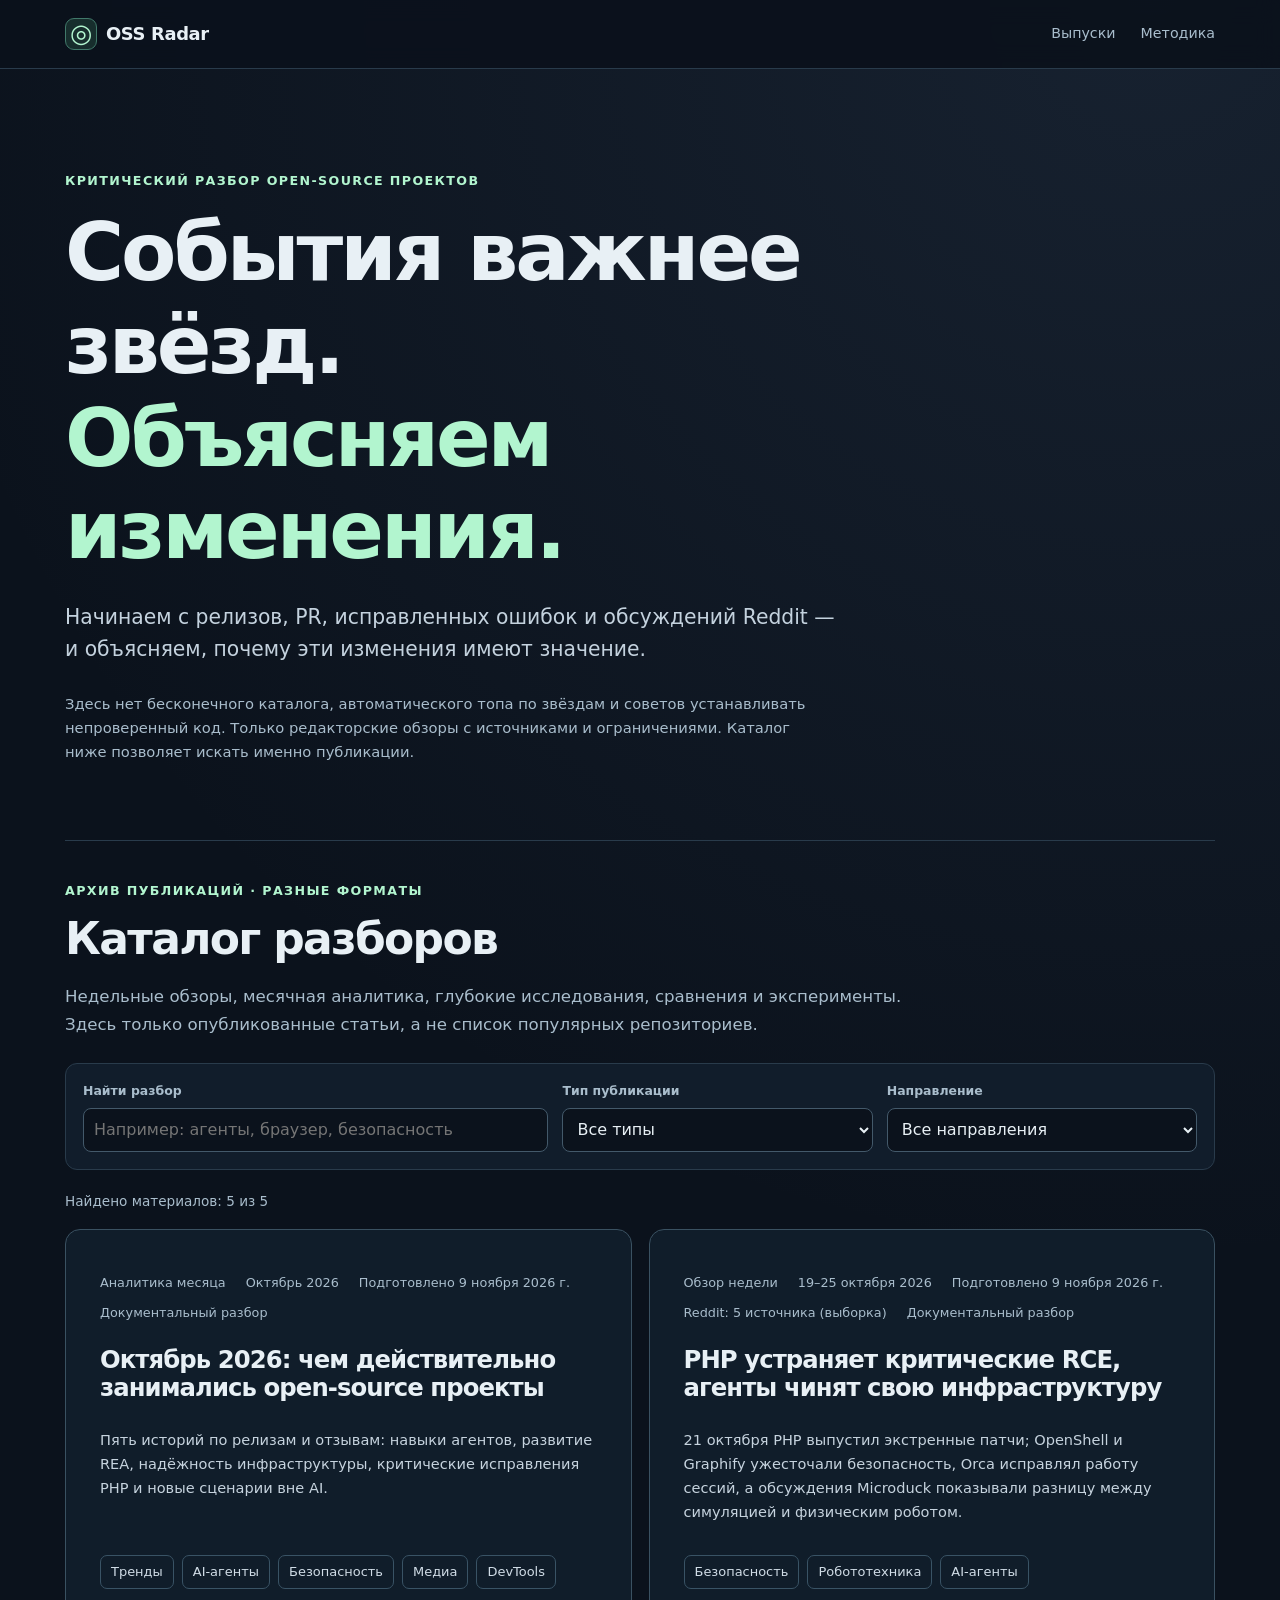
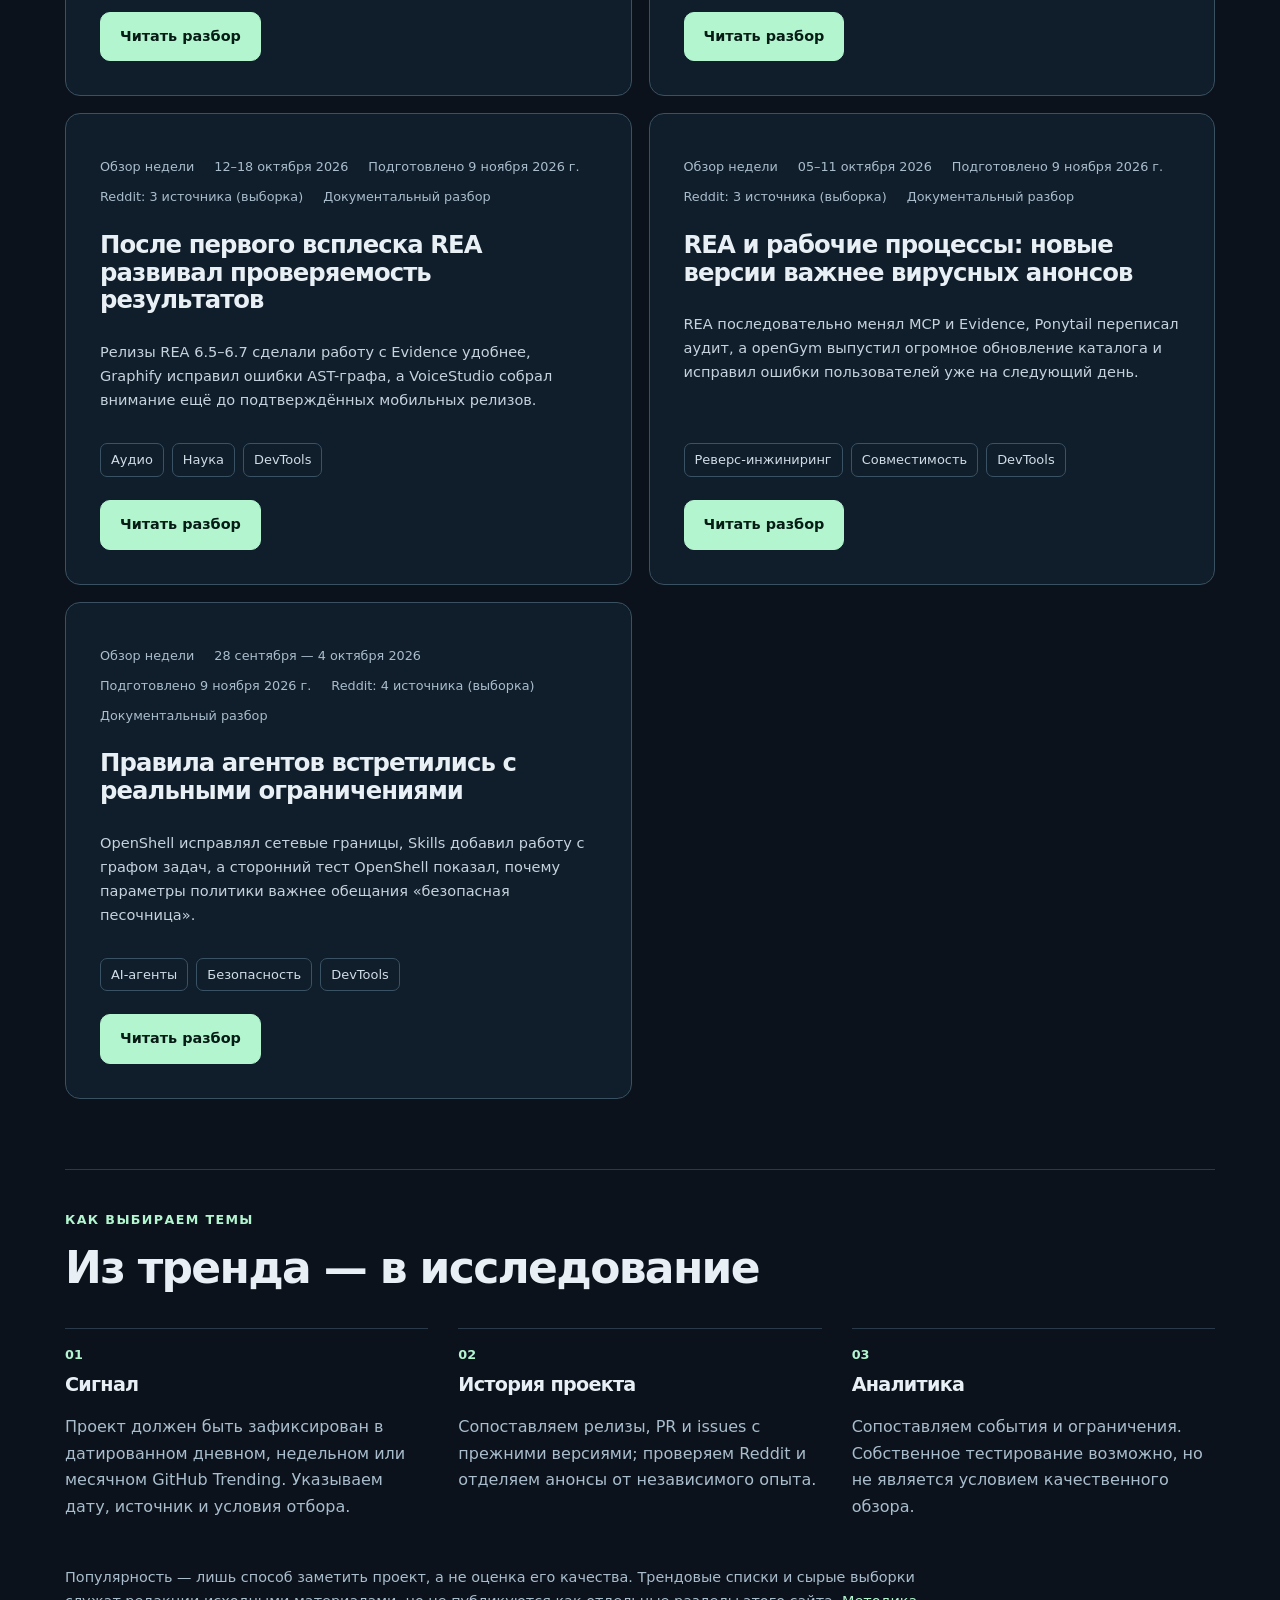
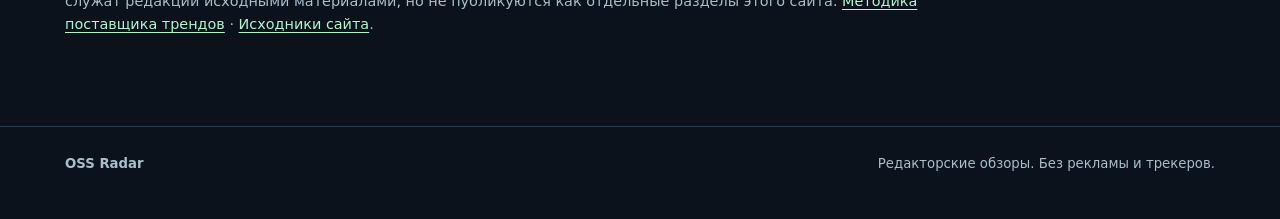
<file: index.html>
<!doctype html>
<html lang="ru">
<head>
<meta charset="utf-8">
<meta name="viewport" content="width=device-width, initial-scale=1">
<meta name="theme-color" content="#0b121c">
<meta name="description" content="OSS Radar: критические обзоры проектов из трендов GitHub. Что устроено интересно, где ограничения и что стоит проверить.">
<meta http-equiv="Content-Security-Policy" content="default-src 'self'; style-src 'self'; script-src 'self'; connect-src 'self'; img-src 'self' data:; object-src 'none'; base-uri 'self'">
<title>OSS Radar — разборы проектов из GitHub Trending</title>
<link rel="stylesheet" href="./style.css">
<script defer src="./review-catalog.js"></script>
</head>
<body>
<a class="skip" href="#main">Перейти к содержимому</a>
<header class="site-header">
  <div class="container header-inner">
    <a class="brand" href="./index.html" aria-label="OSS Radar — главная"><span class="brand-mark" aria-hidden="true">◎</span> OSS Radar</a>
    <nav class="nav" aria-label="Навигация"><a href="#issues">Выпуски</a><a href="#method">Методика</a></nav>
  </div>
</header>
<main id="main">
  <section class="container hero">
    <div class="eyebrow">Критический разбор open-source проектов</div>
    <h1>События важнее звёзд.<br><span class="accent">Объясняем изменения.</span></h1>
    <p class="hero-lead">Начинаем с релизов, PR, исправленных ошибок и обсуждений Reddit — и объясняем, почему эти изменения имеют значение.</p>
    <p class="intro-note">Здесь нет бесконечного каталога, автоматического топа по звёздам и советов устанавливать непроверенный код. Только редакторские обзоры с источниками и ограничениями. Каталог ниже позволяет искать именно публикации.</p>
  </section>

  <section class="container section" id="issues" aria-labelledby="issue-heading">
    <div class="section-head">
      <div>
        <div class="eyebrow">Архив публикаций · разные форматы</div>
        <h2 id="issue-heading">Каталог разборов</h2>
        <p class="section-intro">Недельные обзоры, месячная аналитика, глубокие исследования, сравнения и эксперименты. Здесь только опубликованные статьи, а не список популярных репозиториев.</p>
      </div>
    </div>
    <div class="review-filters" role="search" aria-label="Поиск по публикациям">
      <div class="review-field review-search">
        <label for="searchReviews">Найти разбор</label>
        <input id="searchReviews" type="search" placeholder="Например: агенты, браузер, безопасность" autocomplete="off">
      </div>
      <div class="review-field">
        <label for="typeReviews">Тип публикации</label>
        <select id="typeReviews">
          <option value="all">Все типы</option>
          <option value="weekly">Обзор недели</option>
          <option value="monthly">Аналитика месяца</option>
          <option value="deep">Глубокий разбор</option>
          <option value="comparison">Сравнение</option>
          <option value="experiment">Эксперимент</option>
        </select>
      </div>
      <div class="review-field">
        <label for="topicReviews">Направление</label>
        <select id="topicReviews"><option value="all">Все направления</option></select>
      </div>
    </div>
    <p id="reviewCount" class="review-counter" aria-live="polite">Загружаем каталог публикаций…</p>
    <div id="reviewCards" class="archive-grid">
      <article class="lead-review archive-review"><div class="issue-meta"><span class="meta-item">Октябрь 2026</span><span class="meta-item">Месячная аналитика</span></div><h3>Октябрь 2026: чем действительно занимались open-source проекты</h3><p>От новых процессов разработки до критических патчей PHP: пять инженерных историй месяца.</p><a class="button" href="./reviews/2026-10-month.html">Читать аналитику</a></article>
    </div>
    <p id="reviewEmpty" class="intro-note" hidden>Пока нет опубликованных материалов с выбранными фильтрами. Исследования без проверки не публикуем.</p>
    <noscript><p class="intro-note">Поиск требует JavaScript; месячная аналитика доступна по ссылке выше.</p></noscript>
  </section>

  <section class="container section" id="method" aria-labelledby="method-heading">
    <div class="eyebrow">Как выбираем темы</div><h2 id="method-heading">Из тренда — в исследование</h2>
    <div class="method-grid">
      <div><div class="method-index">01</div><h3>Сигнал</h3><p>Проект должен быть зафиксирован в датированном дневном, недельном или месячном GitHub Trending. Указываем дату, источник и условия отбора.</p></div>
      <div><div class="method-index">02</div><h3>История проекта</h3><p>Сопоставляем релизы, PR и issues с прежними версиями; проверяем Reddit и отделяем анонсы от независимого опыта.</p></div>
      <div><div class="method-index">03</div><h3>Аналитика</h3><p>Сопоставляем события и ограничения. Собственное тестирование возможно, но не является условием качественного обзора.</p></div>
    </div>
    <p class="method-detail">Популярность — лишь способ заметить проект, а не оценка его качества. Трендовые списки и сырые выборки служат редакции исходными материалами, но не публикуются как отдельные разделы этого сайта. <a href="https://githubtrending.today/methodology/" target="_blank" rel="noopener noreferrer">Методика поставщика трендов</a> · <a href="https://github.com/Dmitry-dev-pet/oss-radar-site" target="_blank" rel="noopener noreferrer">Исходники сайта</a>.</p>
  </section>
</main>
<footer class="site-footer"><div class="container footer-inner"><strong>OSS Radar</strong><span>Редакторские обзоры. Без рекламы и трекеров.</span></div></footer>
</body>
</html>
</file>
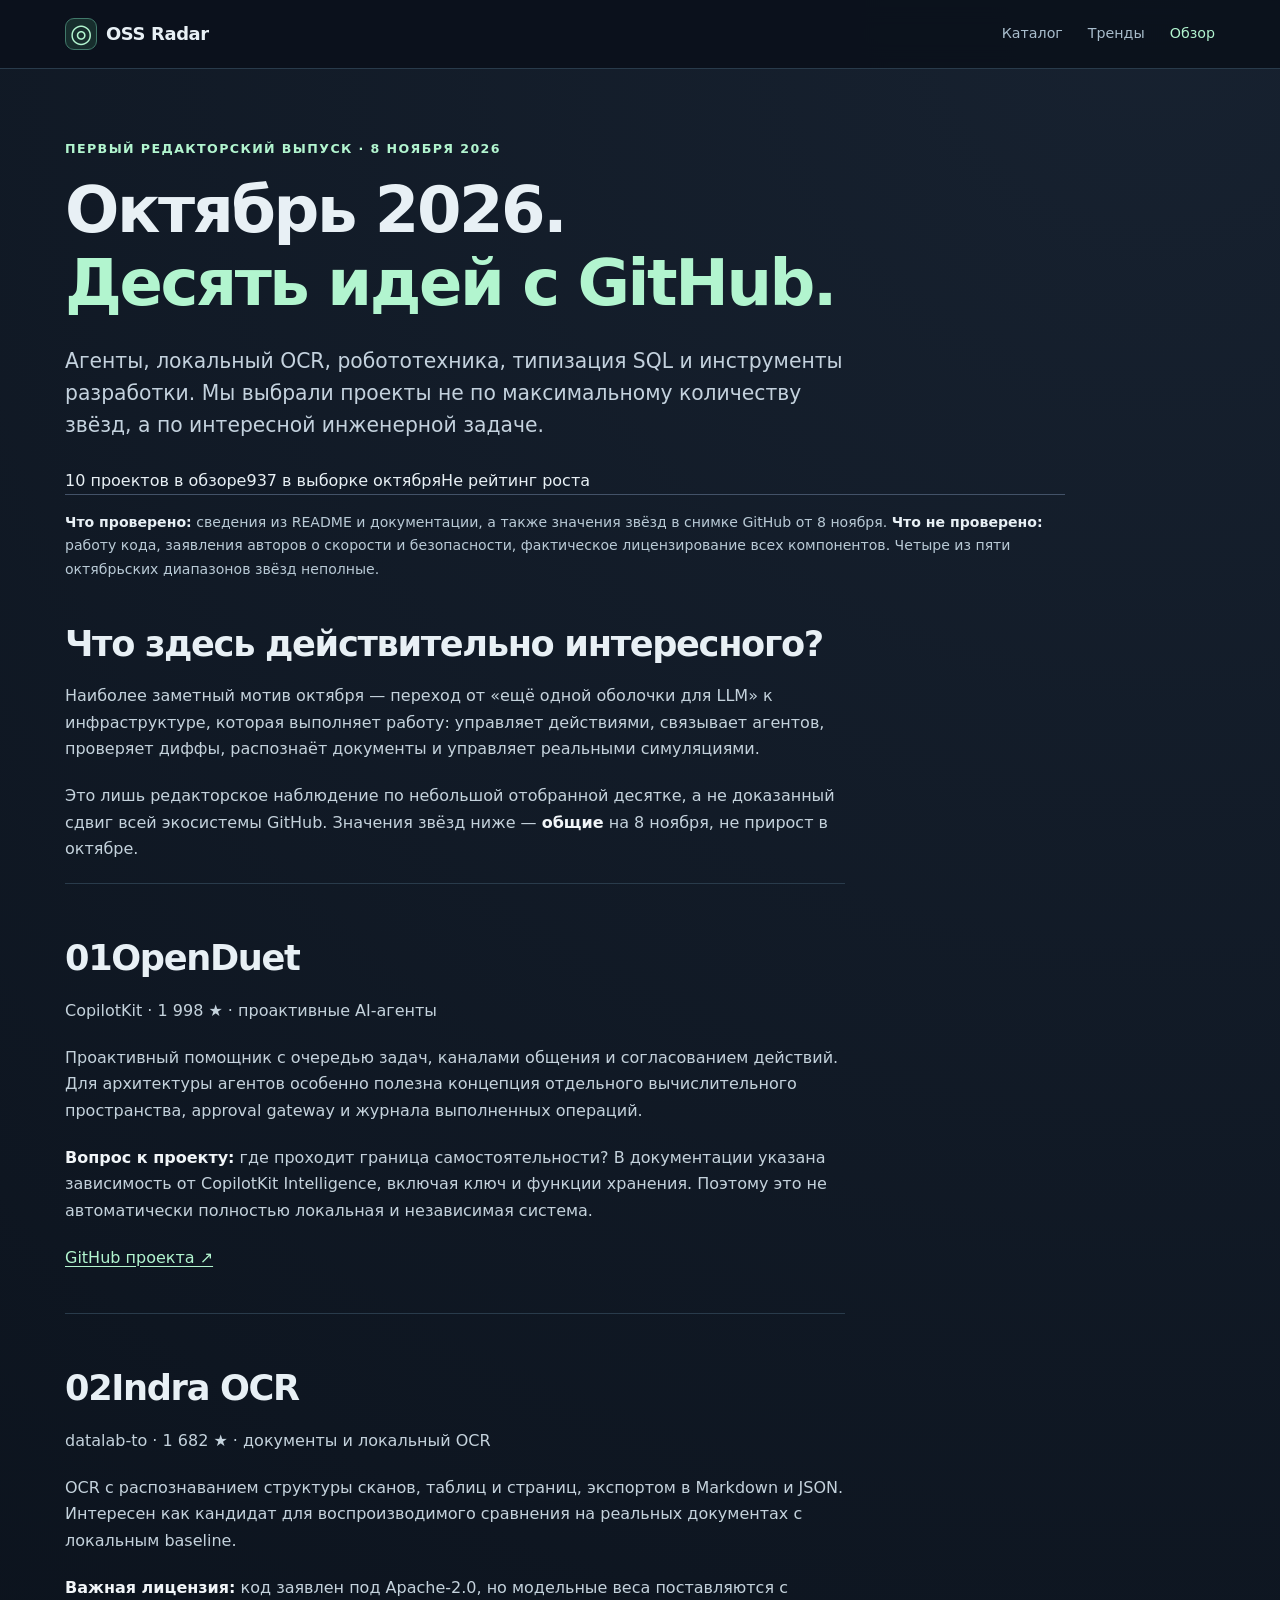
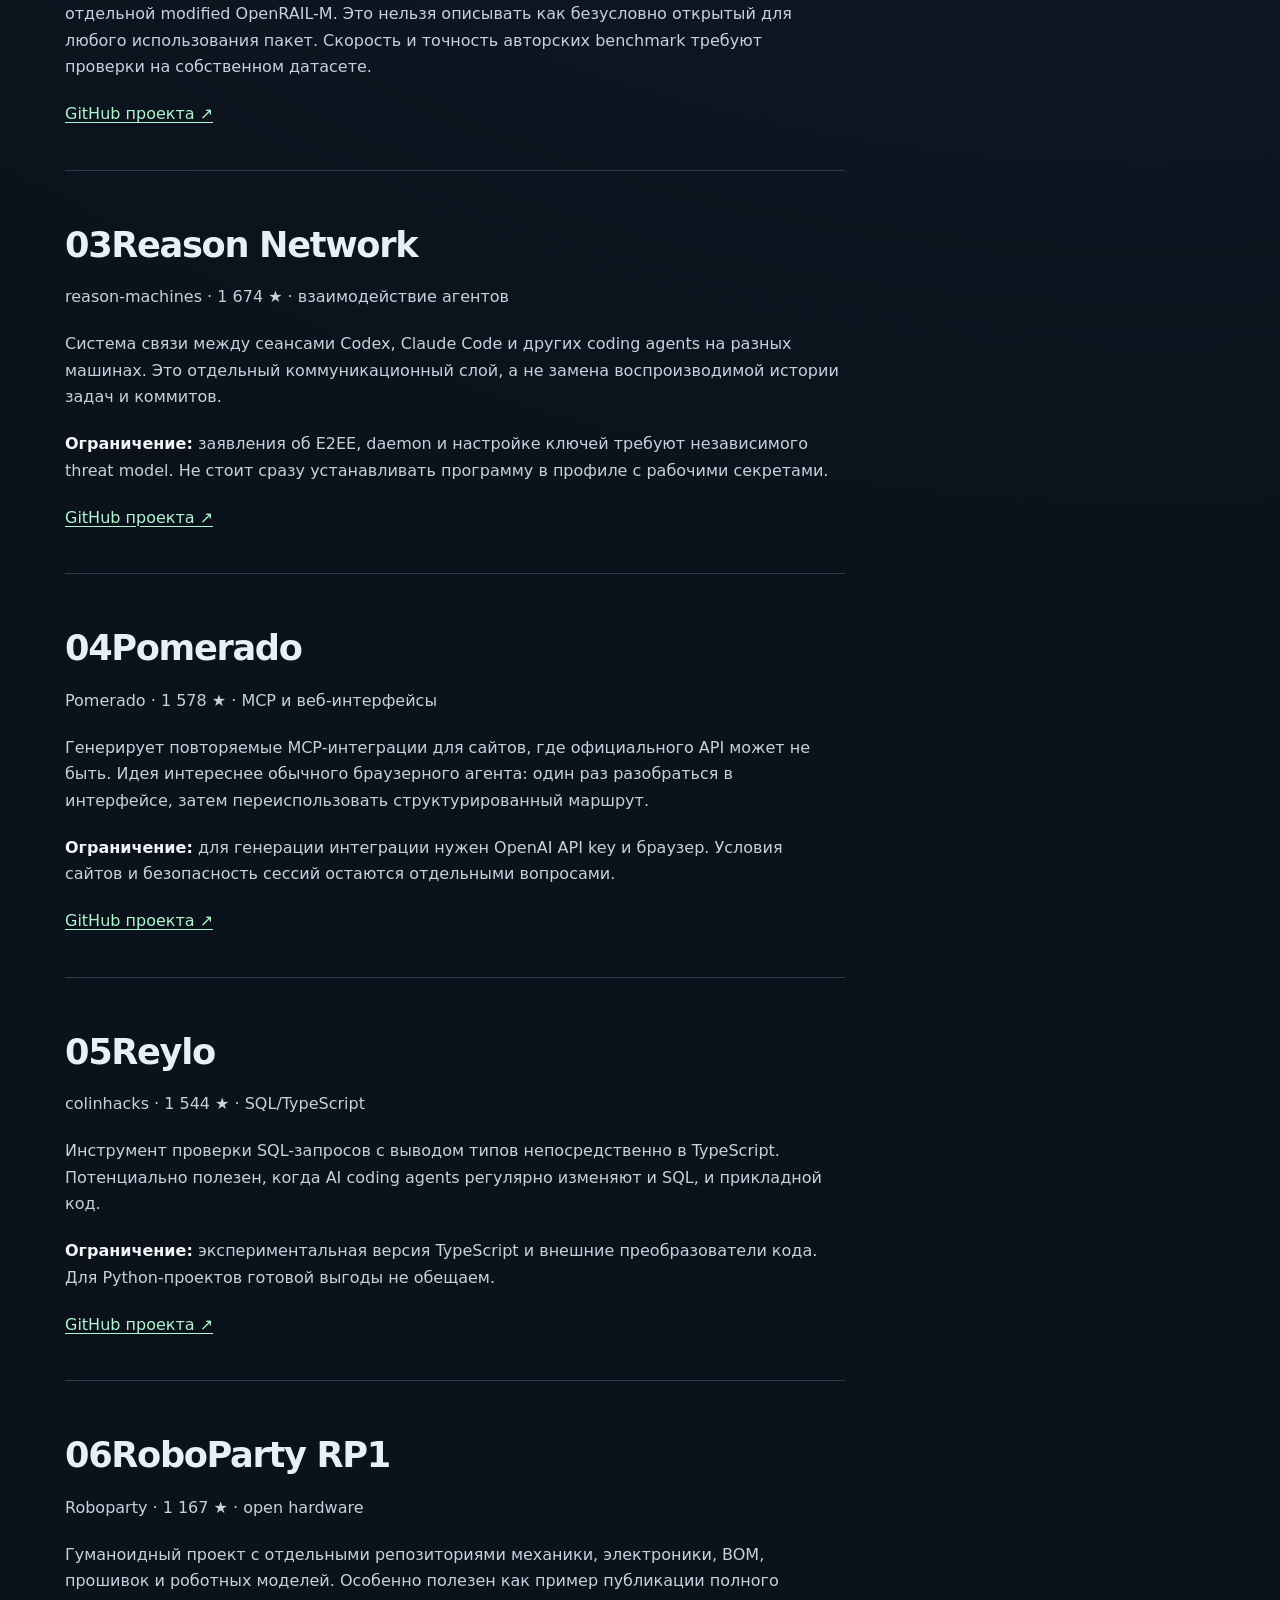
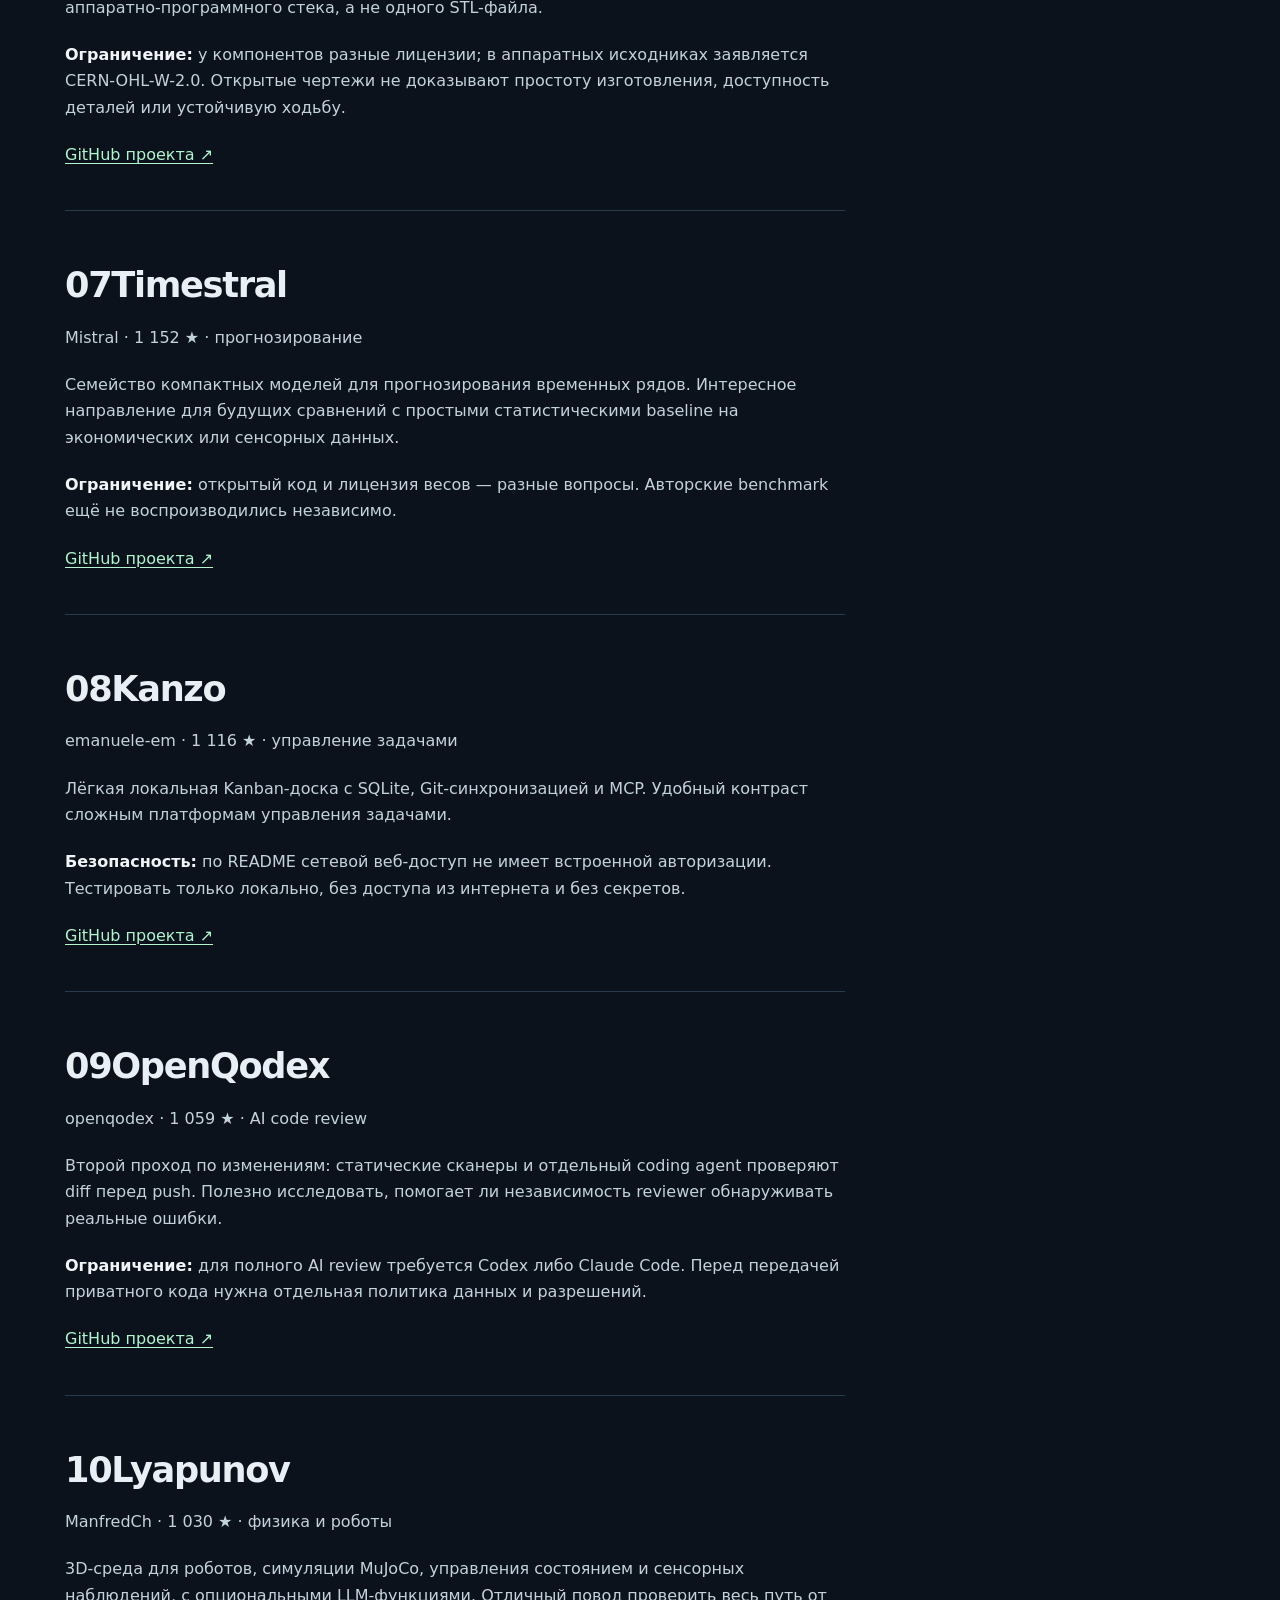
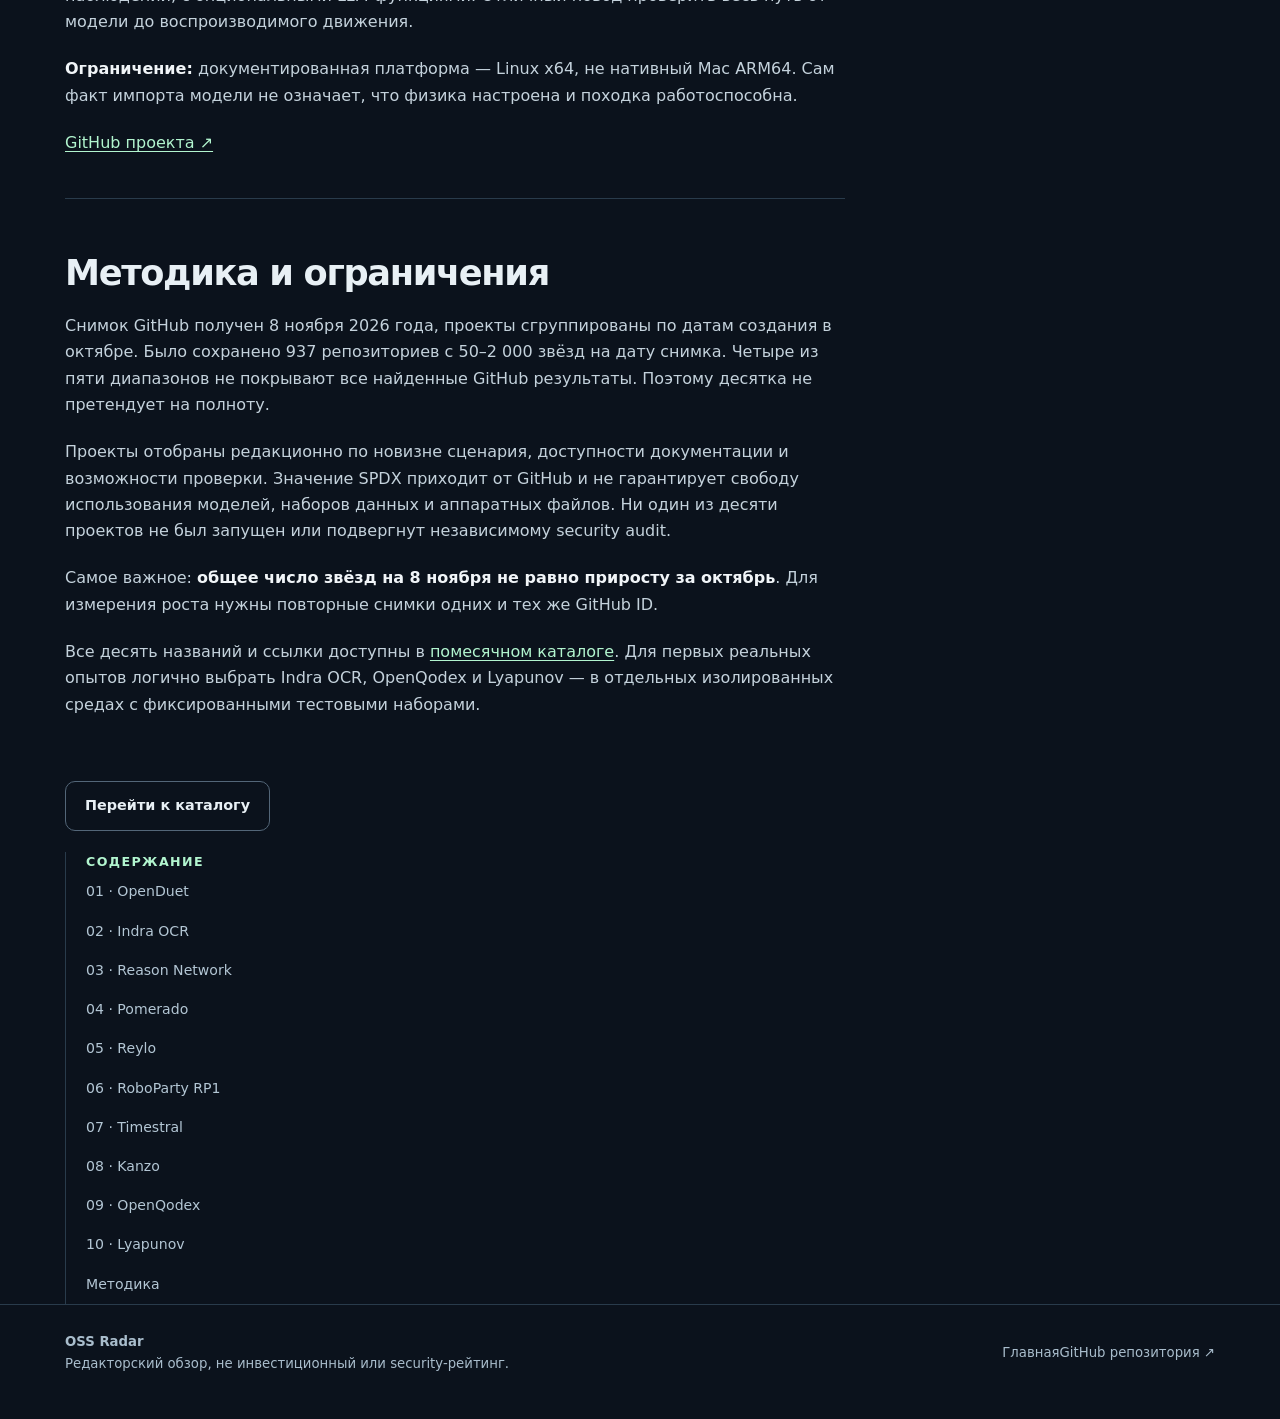
<file: october.html>
<!doctype html>
<html lang="ru">
<head>
<meta charset="utf-8"><meta name="viewport" content="width=device-width,initial-scale=1">
<meta name="theme-color" content="#09101a">
<meta name="description" content="OSS Radar: десять интересных проектов, появившихся на GitHub в октябре 2026 года. Возможности, ограничения и идеи для проверки.">
<meta http-equiv="Content-Security-Policy" content="default-src 'self'; style-src 'self'; img-src 'self' data:; script-src 'self'; object-src 'none'; base-uri 'self'">
<title>Октябрь 2026 — OSS Radar</title><link rel="stylesheet" href="./style.css">
</head>
<body>
<header class="site-header"><div class="container header-inner">
<a href="./index.html" class="brand"><span class="brand-mark" aria-hidden="true">◎</span> OSS Radar</a>
<nav class="nav" aria-label="Навигация"><a href="./index.html#catalog">Каталог</a><a href="./trends.html">Тренды</a><a class="active" href="./october.html" aria-current="page">Обзор</a></nav>
</div></header>
<main>
<section class="container review-hero">
<div class="eyebrow">Первый редакторский выпуск · 8 ноября 2026</div>
<h1>Октябрь 2026.<br><span class="accent">Десять идей с GitHub.</span></h1>
<p class="hero-lead">Агенты, локальный OCR, робототехника, типизация SQL и инструменты разработки. Мы выбрали проекты не по максимальному количеству звёзд, а по интересной инженерной задаче.</p>
<div class="review-meta"><span class="tag green">10 проектов в обзоре</span><span class="tag">937 в выборке октября</span><span class="tag amber">Не рейтинг роста</span></div>
<aside class="notice"><strong>Что проверено:</strong> сведения из README и документации, а также значения звёзд в снимке GitHub от 8 ноября. <strong>Что не проверено:</strong> работу кода, заявления авторов о скорости и безопасности, фактическое лицензирование всех компонентов. Четыре из пяти октябрьских диапазонов звёзд неполные.</aside>
</section>
<div class="container review-layout">
<article class="prose">
<section>
<h2>Что здесь действительно интересного?</h2>
<p class="lead">Наиболее заметный мотив октября — переход от «ещё одной оболочки для LLM» к инфраструктуре, которая выполняет работу: управляет действиями, связывает агентов, проверяет диффы, распознаёт документы и управляет реальными симуляциями.</p>
<p>Это лишь редакторское наблюдение по небольшой отобранной десятке, а не доказанный сдвиг всей экосистемы GitHub. Значения звёзд ниже — <strong>общие</strong> на 8 ноября, не прирост в октябре.</p>
</section>
<section class="project-section" id="openduet">
<h2><span class="rank">01</span>OpenDuet</h2><p class="muted">CopilotKit · 1 998 ★ · проактивные AI-агенты</p>
<p>Проактивный помощник с очередью задач, каналами общения и согласованием действий. Для архитектуры агентов особенно полезна концепция отдельного вычислительного пространства, approval gateway и журнала выполненных операций.</p>
<p><strong>Вопрос к проекту:</strong> где проходит граница самостоятельности? В документации указана зависимость от CopilotKit Intelligence, включая ключ и функции хранения. Поэтому это не автоматически полностью локальная и независимая система.</p>
<a href="https://github.com/CopilotKit/OpenDuet" target="_blank" rel="noopener noreferrer">GitHub проекта ↗</a>
</section>
<section class="project-section" id="indra">
<h2><span class="rank">02</span>Indra OCR</h2><p class="muted">datalab-to · 1 682 ★ · документы и локальный OCR</p>
<p>OCR с распознаванием структуры сканов, таблиц и страниц, экспортом в Markdown и JSON. Интересен как кандидат для воспроизводимого сравнения на реальных документах с локальным baseline.</p>
<p><strong>Важная лицензия:</strong> код заявлен под Apache-2.0, но модельные веса поставляются с отдельной modified OpenRAIL-M. Это нельзя описывать как безусловно открытый для любого использования пакет. Скорость и точность авторских benchmark требуют проверки на собственном датасете.</p>
<a href="https://github.com/datalab-to/indra" target="_blank" rel="noopener noreferrer">GitHub проекта ↗</a>
</section>
<section class="project-section" id="reason">
<h2><span class="rank">03</span>Reason Network</h2><p class="muted">reason-machines · 1 674 ★ · взаимодействие агентов</p>
<p>Система связи между сеансами Codex, Claude Code и других coding agents на разных машинах. Это отдельный коммуникационный слой, а не замена воспроизводимой истории задач и коммитов.</p>
<p><strong>Ограничение:</strong> заявления об E2EE, daemon и настройке ключей требуют независимого threat model. Не стоит сразу устанавливать программу в профиле с рабочими секретами.</p>
<a href="https://github.com/reason-machines/reason-network" target="_blank" rel="noopener noreferrer">GitHub проекта ↗</a>
</section>
<section class="project-section" id="pomerado">
<h2><span class="rank">04</span>Pomerado</h2><p class="muted">Pomerado · 1 578 ★ · MCP и веб-интерфейсы</p>
<p>Генерирует повторяемые MCP-интеграции для сайтов, где официального API может не быть. Идея интереснее обычного браузерного агента: один раз разобраться в интерфейсе, затем переиспользовать структурированный маршрут.</p>
<p><strong>Ограничение:</strong> для генерации интеграции нужен OpenAI API key и браузер. Условия сайтов и безопасность сессий остаются отдельными вопросами.</p>
<a href="https://github.com/Pomerado/pomerado" target="_blank" rel="noopener noreferrer">GitHub проекта ↗</a>
</section>
<section class="project-section" id="reylo">
<h2><span class="rank">05</span>Reylo</h2><p class="muted">colinhacks · 1 544 ★ · SQL/TypeScript</p>
<p>Инструмент проверки SQL-запросов с выводом типов непосредственно в TypeScript. Потенциально полезен, когда AI coding agents регулярно изменяют и SQL, и прикладной код.</p>
<p><strong>Ограничение:</strong> экспериментальная версия TypeScript и внешние преобразователи кода. Для Python-проектов готовой выгоды не обещаем.</p>
<a href="https://github.com/colinhacks/reylo" target="_blank" rel="noopener noreferrer">GitHub проекта ↗</a>
</section>
<section class="project-section" id="rp1">
<h2><span class="rank">06</span>RoboParty RP1</h2><p class="muted">Roboparty · 1 167 ★ · open hardware</p>
<p>Гуманоидный проект с отдельными репозиториями механики, электроники, BOM, прошивок и роботных моделей. Особенно полезен как пример публикации полного аппаратно-программного стека, а не одного STL-файла.</p>
<p><strong>Ограничение:</strong> у компонентов разные лицензии; в аппаратных исходниках заявляется CERN-OHL-W-2.0. Открытые чертежи не доказывают простоту изготовления, доступность деталей или устойчивую ходьбу.</p>
<a href="https://github.com/Roboparty/RP1" target="_blank" rel="noopener noreferrer">GitHub проекта ↗</a>
</section>
<section class="project-section" id="timestral">
<h2><span class="rank">07</span>Timestral</h2><p class="muted">Mistral · 1 152 ★ · прогнозирование</p>
<p>Семейство компактных моделей для прогнозирования временных рядов. Интересное направление для будущих сравнений с простыми статистическими baseline на экономических или сенсорных данных.</p>
<p><strong>Ограничение:</strong> открытый код и лицензия весов — разные вопросы. Авторские benchmark ещё не воспроизводились независимо.</p>
<a href="https://github.com/mistralai/timestral" target="_blank" rel="noopener noreferrer">GitHub проекта ↗</a>
</section>
<section class="project-section" id="kanzo">
<h2><span class="rank">08</span>Kanzo</h2><p class="muted">emanuele-em · 1 116 ★ · управление задачами</p>
<p>Лёгкая локальная Kanban-доска с SQLite, Git-синхронизацией и MCP. Удобный контраст сложным платформам управления задачами.</p>
<p><strong>Безопасность:</strong> по README сетевой веб-доступ не имеет встроенной авторизации. Тестировать только локально, без доступа из интернета и без секретов.</p>
<a href="https://github.com/emanuele-em/kanzo" target="_blank" rel="noopener noreferrer">GitHub проекта ↗</a>
</section>
<section class="project-section" id="openqodex">
<h2><span class="rank">09</span>OpenQodex</h2><p class="muted">openqodex · 1 059 ★ · AI code review</p>
<p>Второй проход по изменениям: статические сканеры и отдельный coding agent проверяют diff перед push. Полезно исследовать, помогает ли независимость reviewer обнаруживать реальные ошибки.</p>
<p><strong>Ограничение:</strong> для полного AI review требуется Codex либо Claude Code. Перед передачей приватного кода нужна отдельная политика данных и разрешений.</p>
<a href="https://github.com/openqodex/openqodex" target="_blank" rel="noopener noreferrer">GitHub проекта ↗</a>
</section>
<section class="project-section" id="lyapunov">
<h2><span class="rank">10</span>Lyapunov</h2><p class="muted">ManfredCh · 1 030 ★ · физика и роботы</p>
<p>3D-среда для роботов, симуляции MuJoCo, управления состоянием и сенсорных наблюдений, с опциональными LLM-функциями. Отличный повод проверить весь путь от модели до воспроизводимого движения.</p>
<p><strong>Ограничение:</strong> документированная платформа — Linux x64, не нативный Mac ARM64. Сам факт импорта модели не означает, что физика настроена и походка работоспособна.</p>
<a href="https://github.com/ManfredCh/Lyapunov" target="_blank" rel="noopener noreferrer">GitHub проекта ↗</a>
</section>
<section id="method" class="project-section">
<h2>Методика и ограничения</h2>
<p>Снимок GitHub получен 8 ноября 2026 года, проекты сгруппированы по датам создания в октябре. Было сохранено 937 репозиториев с 50–2 000 звёзд на дату снимка. Четыре из пяти диапазонов не покрывают все найденные GitHub результаты. Поэтому десятка не претендует на полноту.</p>
<p>Проекты отобраны редакционно по новизне сценария, доступности документации и возможности проверки. Значение SPDX приходит от GitHub и не гарантирует свободу использования моделей, наборов данных и аппаратных файлов. Ни один из десяти проектов не был запущен или подвергнут независимому security audit.</p>
<p>Самое важное: <strong>общее число звёзд на 8 ноября не равно приросту за октябрь</strong>. Для измерения роста нужны повторные снимки одних и тех же GitHub ID.</p>
<p>Все десять названий и ссылки доступны в <a href="./index.html#catalog">помесячном каталоге</a>. Для первых реальных опытов логично выбрать Indra OCR, OpenQodex и Lyapunov — в отдельных изолированных средах с фиксированными тестовыми наборами.</p>
</section>
<p><a class="button secondary" href="./index.html#catalog">Перейти к каталогу</a></p>
</article>
<aside class="toc" aria-label="Содержание обзора">
<div class="eyebrow">Содержание</div>
<a href="#openduet">01 · OpenDuet</a><a href="#indra">02 · Indra OCR</a><a href="#reason">03 · Reason Network</a><a href="#pomerado">04 · Pomerado</a><a href="#reylo">05 · Reylo</a><a href="#rp1">06 · RoboParty RP1</a><a href="#timestral">07 · Timestral</a><a href="#kanzo">08 · Kanzo</a><a href="#openqodex">09 · OpenQodex</a><a href="#lyapunov">10 · Lyapunov</a><a href="#method">Методика</a>
</aside>
</div>
</main>
<footer class="site-footer"><div class="container footer-inner"><div><strong>OSS Radar</strong><div>Редакторский обзор, не инвестиционный или security-рейтинг.</div></div><div class="footer-links"><a href="./index.html">Главная</a><a href="https://github.com/Dmitry-dev-pet/oss-radar-site" target="_blank" rel="noopener noreferrer">GitHub репозитория ↗</a></div></div></footer>
</body></html>
</file>
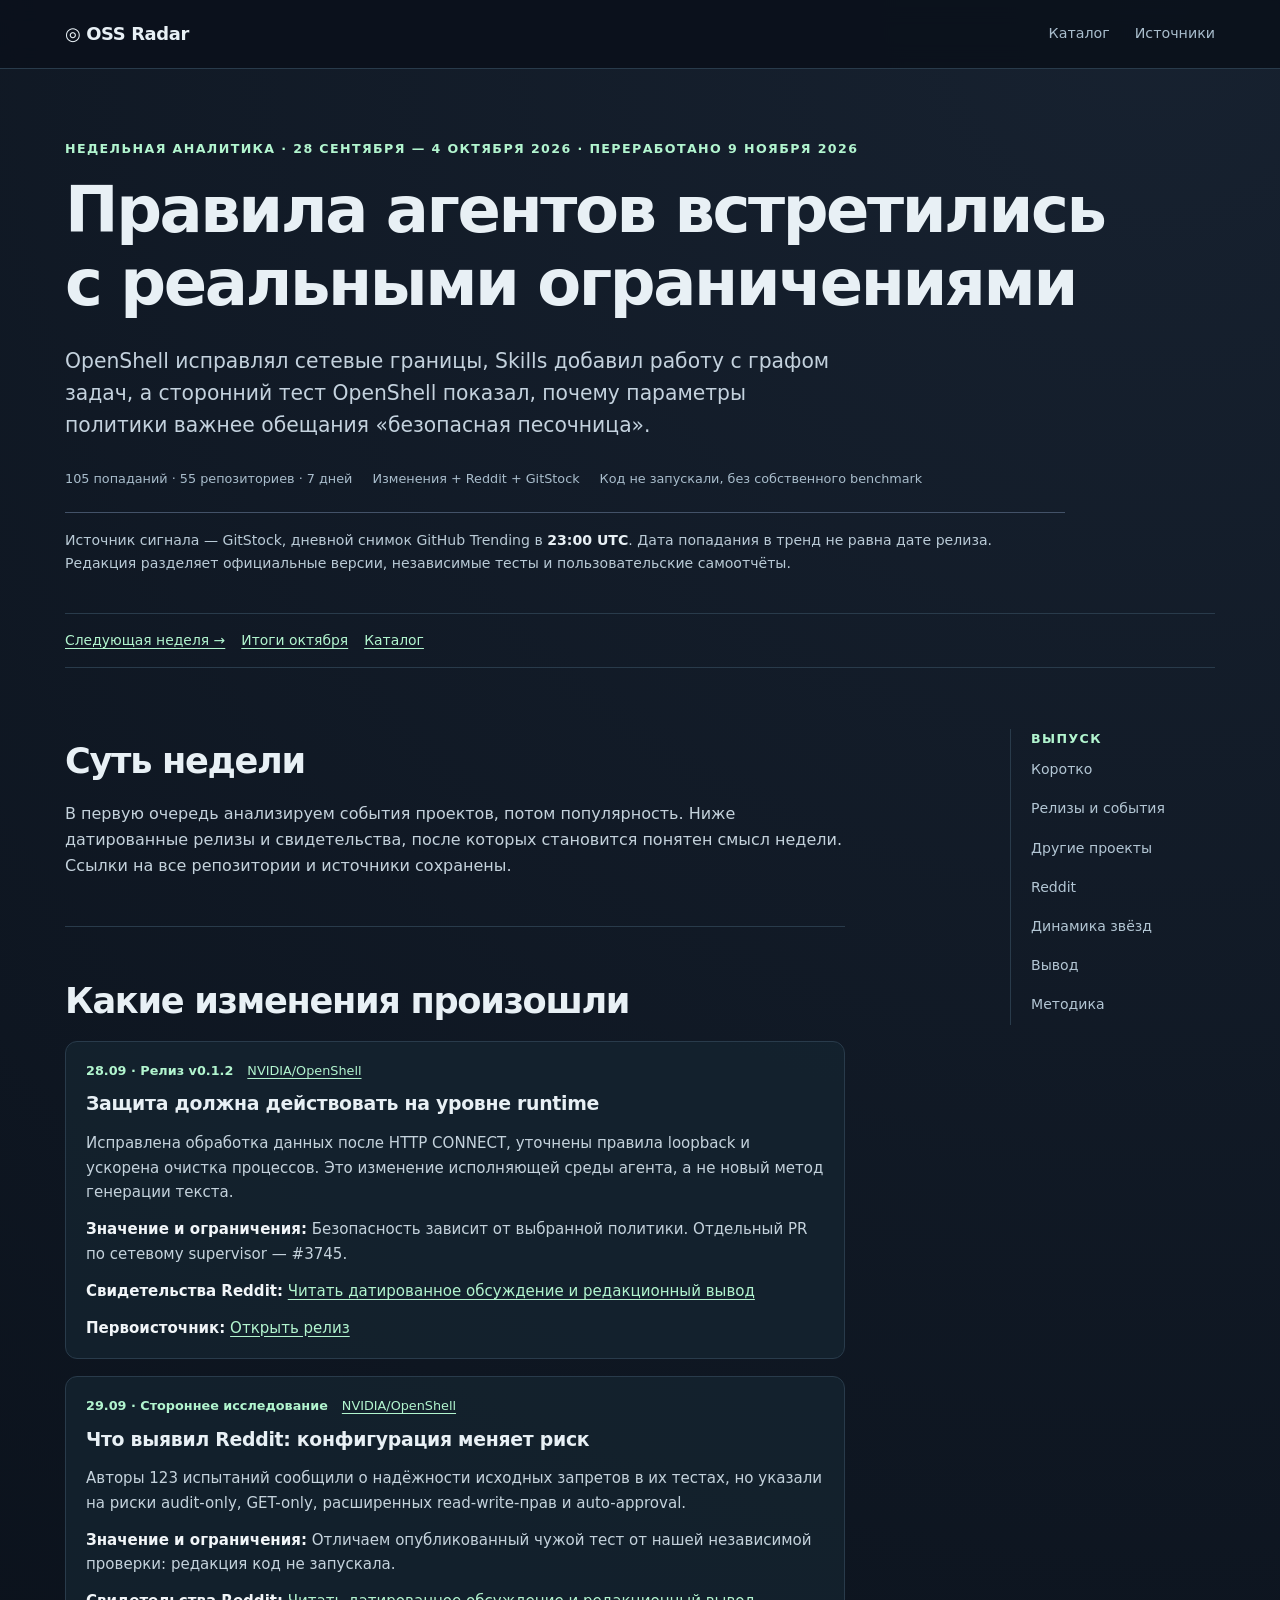
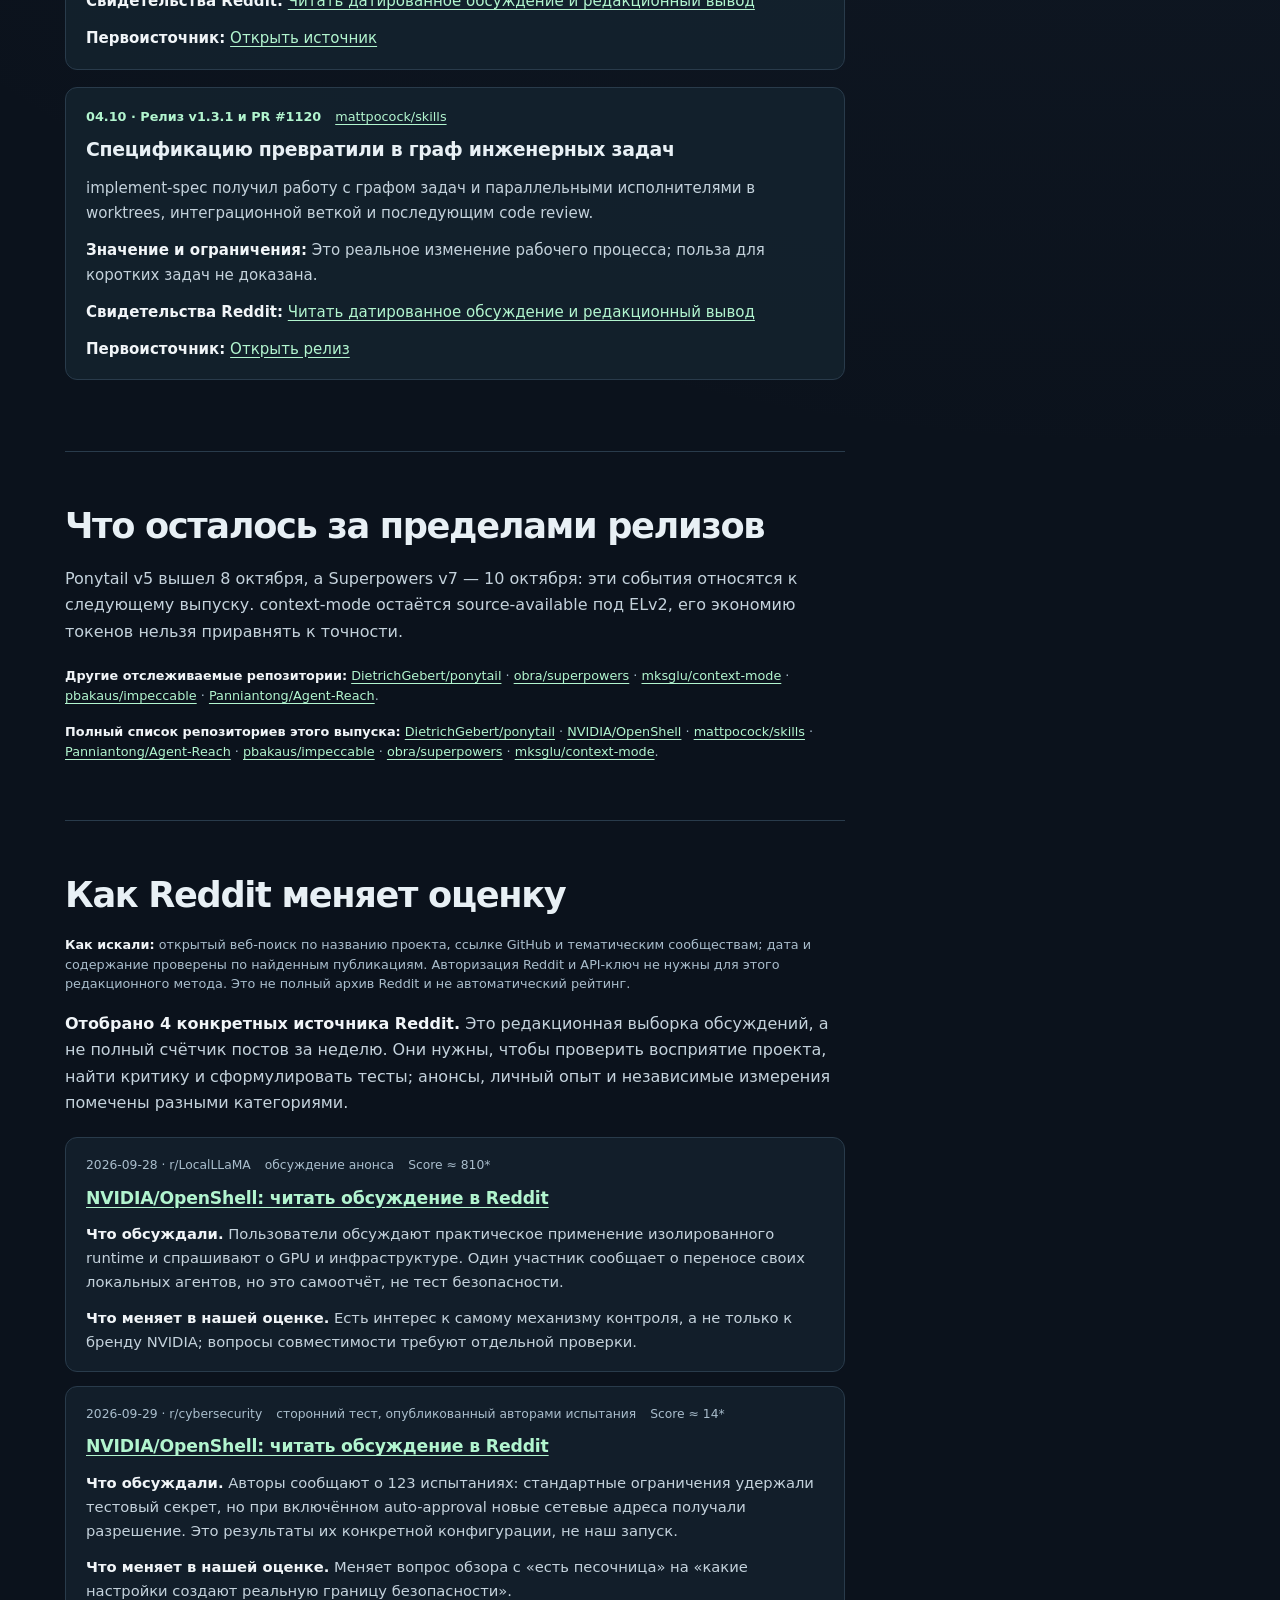
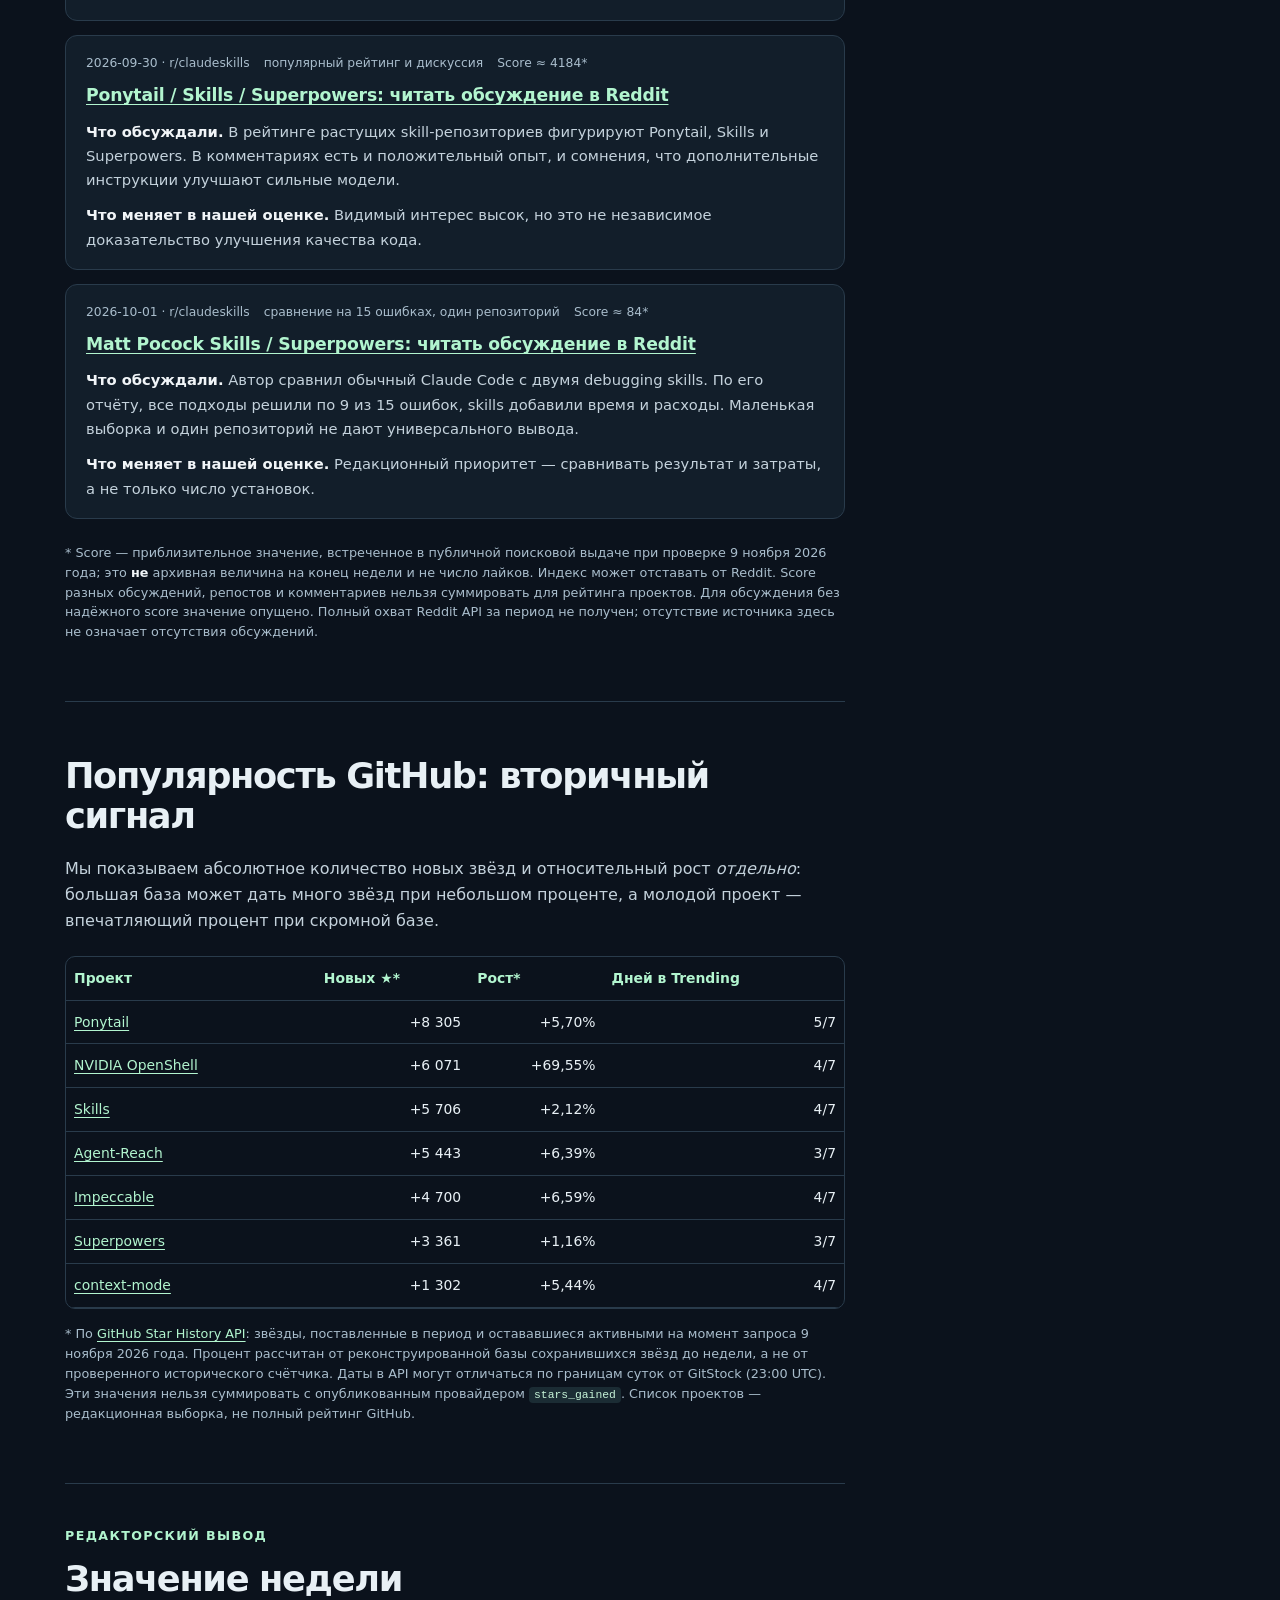
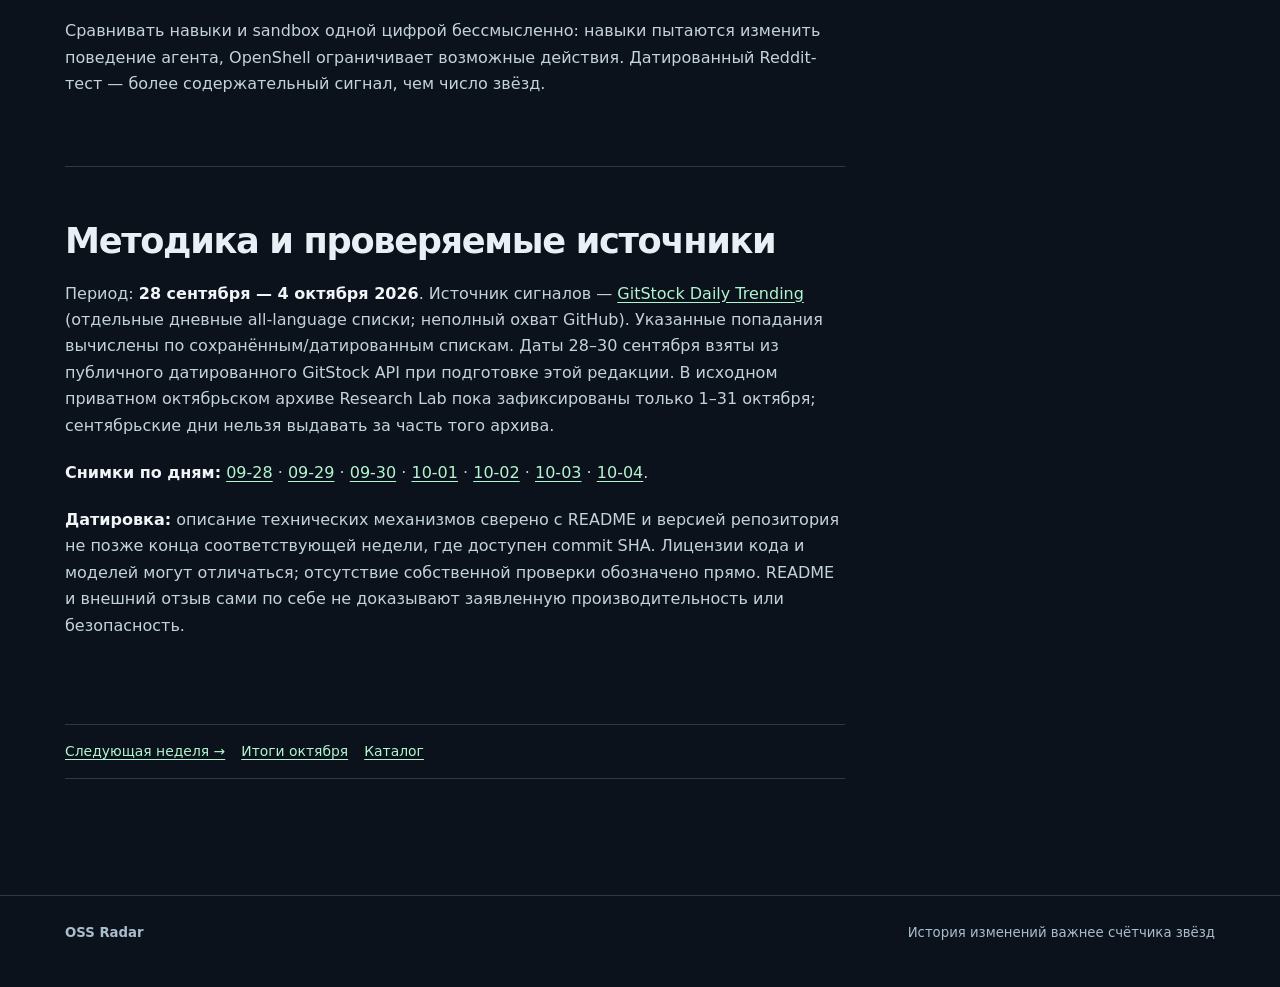
<file: reviews/2026-09-28-10-04.html>
<!doctype html><html lang="ru"><head><meta charset="utf-8"><meta name="viewport" content="width=device-width,initial-scale=1"><meta name="theme-color" content="#0b121c"><meta name="description" content="OpenShell исправлял сетевые границы, Skills добавил работу с графом задач, а сторонний тест OpenShell показал, почему параметры политики важнее обещания «безопасная песочница»."><meta http-equiv="Content-Security-Policy" content="default-src 'self'; style-src 'self'; script-src 'none'; img-src 'self' data:; object-src 'none'; base-uri 'self'"><title>Правила агентов встретились с реальными ограничениями — OSS Radar</title><link rel="stylesheet" href="../style.css"></head><body><a class="skip" href="#main">Перейти к содержимому</a><header class="site-header"><div class="container header-inner"><a class="brand" href="../index.html">◎ OSS Radar</a><nav class="nav"><a href="../index.html#issues">Каталог</a><a href="#sources">Источники</a></nav></div></header><main id="main"><section class="container review-hero"><div class="eyebrow">Недельная аналитика · 28 сентября — 4 октября 2026 · переработано 9 ноября 2026</div><h1>Правила агентов встретились с реальными ограничениями</h1><p class="hero-lead">OpenShell исправлял сетевые границы, Skills добавил работу с графом задач, а сторонний тест OpenShell показал, почему параметры политики важнее обещания «безопасная песочница».</p><div class="issue-meta"><span class="meta-item">105 попаданий · 55 репозиториев · 7 дней</span><span class="meta-item">Изменения + Reddit + GitStock</span><span class="meta-item">Код не запускали, без собственного benchmark</span></div><aside class="notice">Источник сигнала — GitStock, дневной снимок GitHub Trending в <strong>23:00 UTC</strong>. Дата попадания в тренд не равна дате релиза. Редакция разделяет официальные версии, независимые тесты и пользовательские самоотчёты.</aside><nav class="week-links" aria-label="Навигация выпусков"><a href="./2026-10-05-11.html">Следующая неделя →</a><a href="./2026-10-month.html">Итоги октября</a><a href="../index.html#issues">Каталог</a></nav></section><div class="container article-layout"><article class="prose"><section class="article-intro" id="overview"><h2>Суть недели</h2><p>В первую очередь анализируем события проектов, потом популярность. Ниже датированные релизы и свидетельства, после которых становится понятен смысл недели. Ссылки на все репозитории и источники сохранены.</p></section><section class="project-section" id="updates"><h2>Какие изменения произошли</h2><div class="change-events"><article class="change-event" id="event-1"><div class="change-meta"><span>28.09 · Релиз v0.1.2</span><span><a href="https://github.com/NVIDIA/OpenShell" target="_blank" rel="noopener noreferrer">NVIDIA/OpenShell</a></span></div><h3>Защита должна действовать на уровне runtime</h3><p>Исправлена обработка данных после HTTP CONNECT, уточнены правила loopback и ускорена очистка процессов. Это изменение исполняющей среды агента, а не новый метод генерации текста.</p><p><strong>Значение и ограничения:</strong> Безопасность зависит от выбранной политики. Отдельный PR по сетевому supervisor — #3745.</p><p class="reddit-crossref"><strong>Свидетельства Reddit:</strong> <a href="#reddit-os-test">Читать датированное обсуждение и редакционный вывод</a></p><p class="source-row"><strong>Первоисточник:</strong> <a href="https://github.com/NVIDIA/OpenShell/releases/tag/v0.1.2" target="_blank" rel="noopener noreferrer">Открыть релиз</a></p></article>
<article class="change-event" id="event-2"><div class="change-meta"><span>29.09 · Стороннее исследование</span><span><a href="https://github.com/NVIDIA/OpenShell" target="_blank" rel="noopener noreferrer">NVIDIA/OpenShell</a></span></div><h3>Что выявил Reddit: конфигурация меняет риск</h3><p>Авторы 123 испытаний сообщили о надёжности исходных запретов в их тестах, но указали на риски audit-only, GET-only, расширенных read-write-прав и auto-approval.</p><p><strong>Значение и ограничения:</strong> Отличаем опубликованный чужой тест от нашей независимой проверки: редакция код не запускала.</p><p class="reddit-crossref"><strong>Свидетельства Reddit:</strong> <a href="#reddit-os-launch">Читать датированное обсуждение и редакционный вывод</a></p><p class="source-row"><strong>Первоисточник:</strong> <a href="https://www.reddit.com/r/cybersecurity/comments/1wt5mnc/" target="_blank" rel="noopener noreferrer">Открыть источник</a></p></article>
<article class="change-event" id="event-3"><div class="change-meta"><span>04.10 · Релиз v1.3.1 и PR #1120</span><span><a href="https://github.com/mattpocock/skills" target="_blank" rel="noopener noreferrer">mattpocock/skills</a></span></div><h3>Спецификацию превратили в граф инженерных задач</h3><p>implement-spec получил работу с графом задач и параллельными исполнителями в worktrees, интеграционной веткой и последующим code review.</p><p><strong>Значение и ограничения:</strong> Это реальное изменение рабочего процесса; польза для коротких задач не доказана.</p><p class="reddit-crossref"><strong>Свидетельства Reddit:</strong> <a href="#reddit-skills-test">Читать датированное обсуждение и редакционный вывод</a></p><p class="source-row"><strong>Первоисточник:</strong> <a href="https://github.com/mattpocock/skills/releases/tag/v1.3.1" target="_blank" rel="noopener noreferrer">Открыть релиз</a></p></article></div></section><section class="project-section" id="context"><h2>Что осталось за пределами релизов</h2><p>Ponytail v5 вышел 8 октября, а Superpowers v7 — 10 октября: эти события относятся к следующему выпуску. context-mode остаётся source-available под ELv2, его экономию токенов нельзя приравнять к точности.</p><p class="method-small"><strong>Другие отслеживаемые репозитории:</strong> <a href="https://github.com/DietrichGebert/ponytail" target="_blank" rel="noopener noreferrer">DietrichGebert/ponytail</a> · <a href="https://github.com/obra/superpowers" target="_blank" rel="noopener noreferrer">obra/superpowers</a> · <a href="https://github.com/mksglu/context-mode" target="_blank" rel="noopener noreferrer">mksglu/context-mode</a> · <a href="https://github.com/pbakaus/impeccable" target="_blank" rel="noopener noreferrer">pbakaus/impeccable</a> · <a href="https://github.com/Panniantong/Agent-Reach" target="_blank" rel="noopener noreferrer">Panniantong/Agent-Reach</a>.</p><p class="method-small"><strong>Полный список репозиториев этого выпуска:</strong> <a href="https://github.com/DietrichGebert/ponytail" target="_blank" rel="noopener noreferrer">DietrichGebert/ponytail</a> · <a href="https://github.com/NVIDIA/OpenShell" target="_blank" rel="noopener noreferrer">NVIDIA/OpenShell</a> · <a href="https://github.com/mattpocock/skills" target="_blank" rel="noopener noreferrer">mattpocock/skills</a> · <a href="https://github.com/Panniantong/Agent-Reach" target="_blank" rel="noopener noreferrer">Panniantong/Agent-Reach</a> · <a href="https://github.com/pbakaus/impeccable" target="_blank" rel="noopener noreferrer">pbakaus/impeccable</a> · <a href="https://github.com/obra/superpowers" target="_blank" rel="noopener noreferrer">obra/superpowers</a> · <a href="https://github.com/mksglu/context-mode" target="_blank" rel="noopener noreferrer">mksglu/context-mode</a>.</p></section><section class="project-section" id="community">
<h2>Как Reddit меняет оценку</h2>
<p class="method-small"><strong>Как искали:</strong> открытый веб-поиск по названию проекта, ссылке GitHub и тематическим сообществам; дата и содержание проверены по найденным публикациям. Авторизация Reddit и API-ключ не нужны для этого редакционного метода. Это не полный архив Reddit и не автоматический рейтинг.</p>
<p><strong>Отобрано 4 конкретных источника Reddit.</strong> Это редакционная выборка обсуждений, а не полный счётчик постов за неделю. Они нужны, чтобы проверить восприятие проекта, найти критику и сформулировать тесты; анонсы, личный опыт и независимые измерения помечены разными категориями.</p>
<div class="reddit-evidence-list"><article class="reddit-evidence" id="reddit-os-launch"><div class="reddit-meta"><span>2026-09-28 · r/LocalLLaMA</span><span>обсуждение анонса</span><span>Score ≈ 810*</span></div><h3><a href="https://www.reddit.com/r/LocalLLaMA/comments/1ws9ydg/" target="_blank" rel="noopener noreferrer">NVIDIA/OpenShell: читать обсуждение в Reddit</a></h3><p><strong>Что обсуждали.</strong> Пользователи обсуждают практическое применение изолированного runtime и спрашивают о GPU и инфраструктуре. Один участник сообщает о переносе своих локальных агентов, но это самоотчёт, не тест безопасности.</p><p><strong>Что меняет в нашей оценке.</strong> Есть интерес к самому механизму контроля, а не только к бренду NVIDIA; вопросы совместимости требуют отдельной проверки.</p></article>
<article class="reddit-evidence" id="reddit-os-test"><div class="reddit-meta"><span>2026-09-29 · r/cybersecurity</span><span>сторонний тест, опубликованный авторами испытания</span><span>Score ≈ 14*</span></div><h3><a href="https://www.reddit.com/r/cybersecurity/comments/1wt5mnc/" target="_blank" rel="noopener noreferrer">NVIDIA/OpenShell: читать обсуждение в Reddit</a></h3><p><strong>Что обсуждали.</strong> Авторы сообщают о 123 испытаниях: стандартные ограничения удержали тестовый секрет, но при включённом auto-approval новые сетевые адреса получали разрешение. Это результаты их конкретной конфигурации, не наш запуск.</p><p><strong>Что меняет в нашей оценке.</strong> Меняет вопрос обзора с «есть песочница» на «какие настройки создают реальную границу безопасности».</p></article>
<article class="reddit-evidence" id="reddit-skills-chart"><div class="reddit-meta"><span>2026-09-30 · r/claudeskills</span><span>популярный рейтинг и дискуссия</span><span>Score ≈ 4184*</span></div><h3><a href="https://www.reddit.com/r/claudeskills/comments/1wuc6so/" target="_blank" rel="noopener noreferrer">Ponytail / Skills / Superpowers: читать обсуждение в Reddit</a></h3><p><strong>Что обсуждали.</strong> В рейтинге растущих skill-репозиториев фигурируют Ponytail, Skills и Superpowers. В комментариях есть и положительный опыт, и сомнения, что дополнительные инструкции улучшают сильные модели.</p><p><strong>Что меняет в нашей оценке.</strong> Видимый интерес высок, но это не независимое доказательство улучшения качества кода.</p></article>
<article class="reddit-evidence" id="reddit-skills-test"><div class="reddit-meta"><span>2026-10-01 · r/claudeskills</span><span>сравнение на 15 ошибках, один репозиторий</span><span>Score ≈ 84*</span></div><h3><a href="https://www.reddit.com/r/claudeskills/comments/1wv6eoq/" target="_blank" rel="noopener noreferrer">Matt Pocock Skills / Superpowers: читать обсуждение в Reddit</a></h3><p><strong>Что обсуждали.</strong> Автор сравнил обычный Claude Code с двумя debugging skills. По его отчёту, все подходы решили по 9 из 15 ошибок, skills добавили время и расходы. Маленькая выборка и один репозиторий не дают универсального вывода.</p><p><strong>Что меняет в нашей оценке.</strong> Редакционный приоритет — сравнивать результат и затраты, а не только число установок.</p></article></div>
<p class="method-small">* Score — приблизительное значение, встреченное в публичной поисковой выдаче при проверке 9 ноября 2026 года; это <strong>не</strong> архивная величина на конец недели и не число лайков. Индекс может отставать от Reddit. Score разных обсуждений, репостов и комментариев нельзя суммировать для рейтинга проектов. Для обсуждения без надёжного score значение опущено.  Полный охват Reddit API за период не получен; отсутствие источника здесь не означает отсутствия обсуждений.</p>
</section><section class="project-section" id="growth"><h2>Популярность GitHub: вторичный сигнал</h2>
<p>Мы показываем абсолютное количество новых звёзд и относительный рост <em>отдельно</em>: большая база может дать много звёзд при небольшом проценте, а молодой проект — впечатляющий процент при скромной базе.</p>
<div class="table-scroll" role="region" aria-label="Динамика звёзд за неделю" tabindex="0">
<table><thead><tr><th scope="col">Проект</th><th scope="col">Новых ★*</th><th scope="col">Рост*</th><th scope="col">Дней в Trending</th></tr></thead><tbody><tr><td><a href="https://github.com/DietrichGebert/ponytail" target="_blank" rel="noopener noreferrer">Ponytail</a></td><td class="num">+8 305</td><td class="num">+5,70%</td><td class="num">5/7</td></tr>
<tr><td><a href="https://github.com/NVIDIA/OpenShell" target="_blank" rel="noopener noreferrer">NVIDIA OpenShell</a></td><td class="num">+6 071</td><td class="num">+69,55%</td><td class="num">4/7</td></tr>
<tr><td><a href="https://github.com/mattpocock/skills" target="_blank" rel="noopener noreferrer">Skills</a></td><td class="num">+5 706</td><td class="num">+2,12%</td><td class="num">4/7</td></tr>
<tr><td><a href="https://github.com/Panniantong/Agent-Reach" target="_blank" rel="noopener noreferrer">Agent-Reach</a></td><td class="num">+5 443</td><td class="num">+6,39%</td><td class="num">3/7</td></tr>
<tr><td><a href="https://github.com/pbakaus/impeccable" target="_blank" rel="noopener noreferrer">Impeccable</a></td><td class="num">+4 700</td><td class="num">+6,59%</td><td class="num">4/7</td></tr>
<tr><td><a href="https://github.com/obra/superpowers" target="_blank" rel="noopener noreferrer">Superpowers</a></td><td class="num">+3 361</td><td class="num">+1,16%</td><td class="num">3/7</td></tr>
<tr><td><a href="https://github.com/mksglu/context-mode" target="_blank" rel="noopener noreferrer">context-mode</a></td><td class="num">+1 302</td><td class="num">+5,44%</td><td class="num">4/7</td></tr></tbody></table></div>
<p class="method-small">* По <a href="https://docs.github.com/en/rest/activity/starring" target="_blank" rel="noopener noreferrer">GitHub Star History API</a>: звёзды, поставленные в период и остававшиеся активными на момент запроса 9 ноября 2026 года. Процент рассчитан от реконструированной базы сохранившихся звёзд до недели, а не от проверенного исторического счётчика. Даты в API могут отличаться по границам суток от GitStock (23:00 UTC). Эти значения нельзя суммировать с опубликованным провайдером <code>stars_gained</code>. Список проектов — редакционная выборка, не полный рейтинг GitHub.</p>
</section><section class="verdict" id="conclusion"><div class="eyebrow">Редакторский вывод</div><h2>Значение недели</h2><p>Сравнивать навыки и sandbox одной цифрой бессмысленно: навыки пытаются изменить поведение агента, OpenShell ограничивает возможные действия. Датированный Reddit-тест — более содержательный сигнал, чем число звёзд.</p></section><section class="project-section" id="sources"><h2>Методика и проверяемые источники</h2>
<p>Период: <strong>28 сентября — 4 октября 2026</strong>. Источник сигналов — <a href="https://gitstock.org/docs/trending" target="_blank" rel="noopener noreferrer">GitStock Daily Trending</a> (отдельные дневные all-language списки; неполный охват GitHub). Указанные попадания вычислены по сохранённым/датированным спискам. Даты 28–30 сентября взяты из публичного датированного GitStock API при подготовке этой редакции. В исходном приватном октябрьском архиве Research Lab пока зафиксированы только 1–31 октября; сентябрьские дни нельзя выдавать за часть того архива.</p>
<p><strong>Снимки по дням:</strong> <a href="https://gitstock.org/api/v1/github/trending?period=daily&amp;date=2026-09-28" target="_blank" rel="noopener noreferrer">09-28</a> · <a href="https://gitstock.org/api/v1/github/trending?period=daily&amp;date=2026-09-29" target="_blank" rel="noopener noreferrer">09-29</a> · <a href="https://gitstock.org/api/v1/github/trending?period=daily&amp;date=2026-09-30" target="_blank" rel="noopener noreferrer">09-30</a> · <a href="https://gitstock.org/api/v1/github/trending?period=daily&amp;date=2026-10-01" target="_blank" rel="noopener noreferrer">10-01</a> · <a href="https://gitstock.org/api/v1/github/trending?period=daily&amp;date=2026-10-02" target="_blank" rel="noopener noreferrer">10-02</a> · <a href="https://gitstock.org/api/v1/github/trending?period=daily&amp;date=2026-10-03" target="_blank" rel="noopener noreferrer">10-03</a> · <a href="https://gitstock.org/api/v1/github/trending?period=daily&amp;date=2026-10-04" target="_blank" rel="noopener noreferrer">10-04</a>.</p>
<p><strong>Датировка:</strong> описание технических механизмов сверено с README и версией репозитория не позже конца соответствующей недели, где доступен commit SHA. Лицензии кода и моделей могут отличаться; отсутствие собственной проверки обозначено прямо. README и внешний отзыв сами по себе не доказывают заявленную производительность или безопасность.</p></section><nav class="week-links" aria-label="Навигация выпусков"><a href="./2026-10-05-11.html">Следующая неделя →</a><a href="./2026-10-month.html">Итоги октября</a><a href="../index.html#issues">Каталог</a></nav></article><aside class="toc"><div class="eyebrow">Выпуск</div><a href="#overview">Коротко</a><a href="#updates">Релизы и события</a><a href="#context">Другие проекты</a><a href="#community">Reddit</a><a href="#growth">Динамика звёзд</a><a href="#conclusion">Вывод</a><a href="#sources">Методика</a></aside></div></main><footer class="site-footer"><div class="container footer-inner"><strong>OSS Radar</strong><span>История изменений важнее счётчика звёзд</span></div></footer></body></html>
</file>
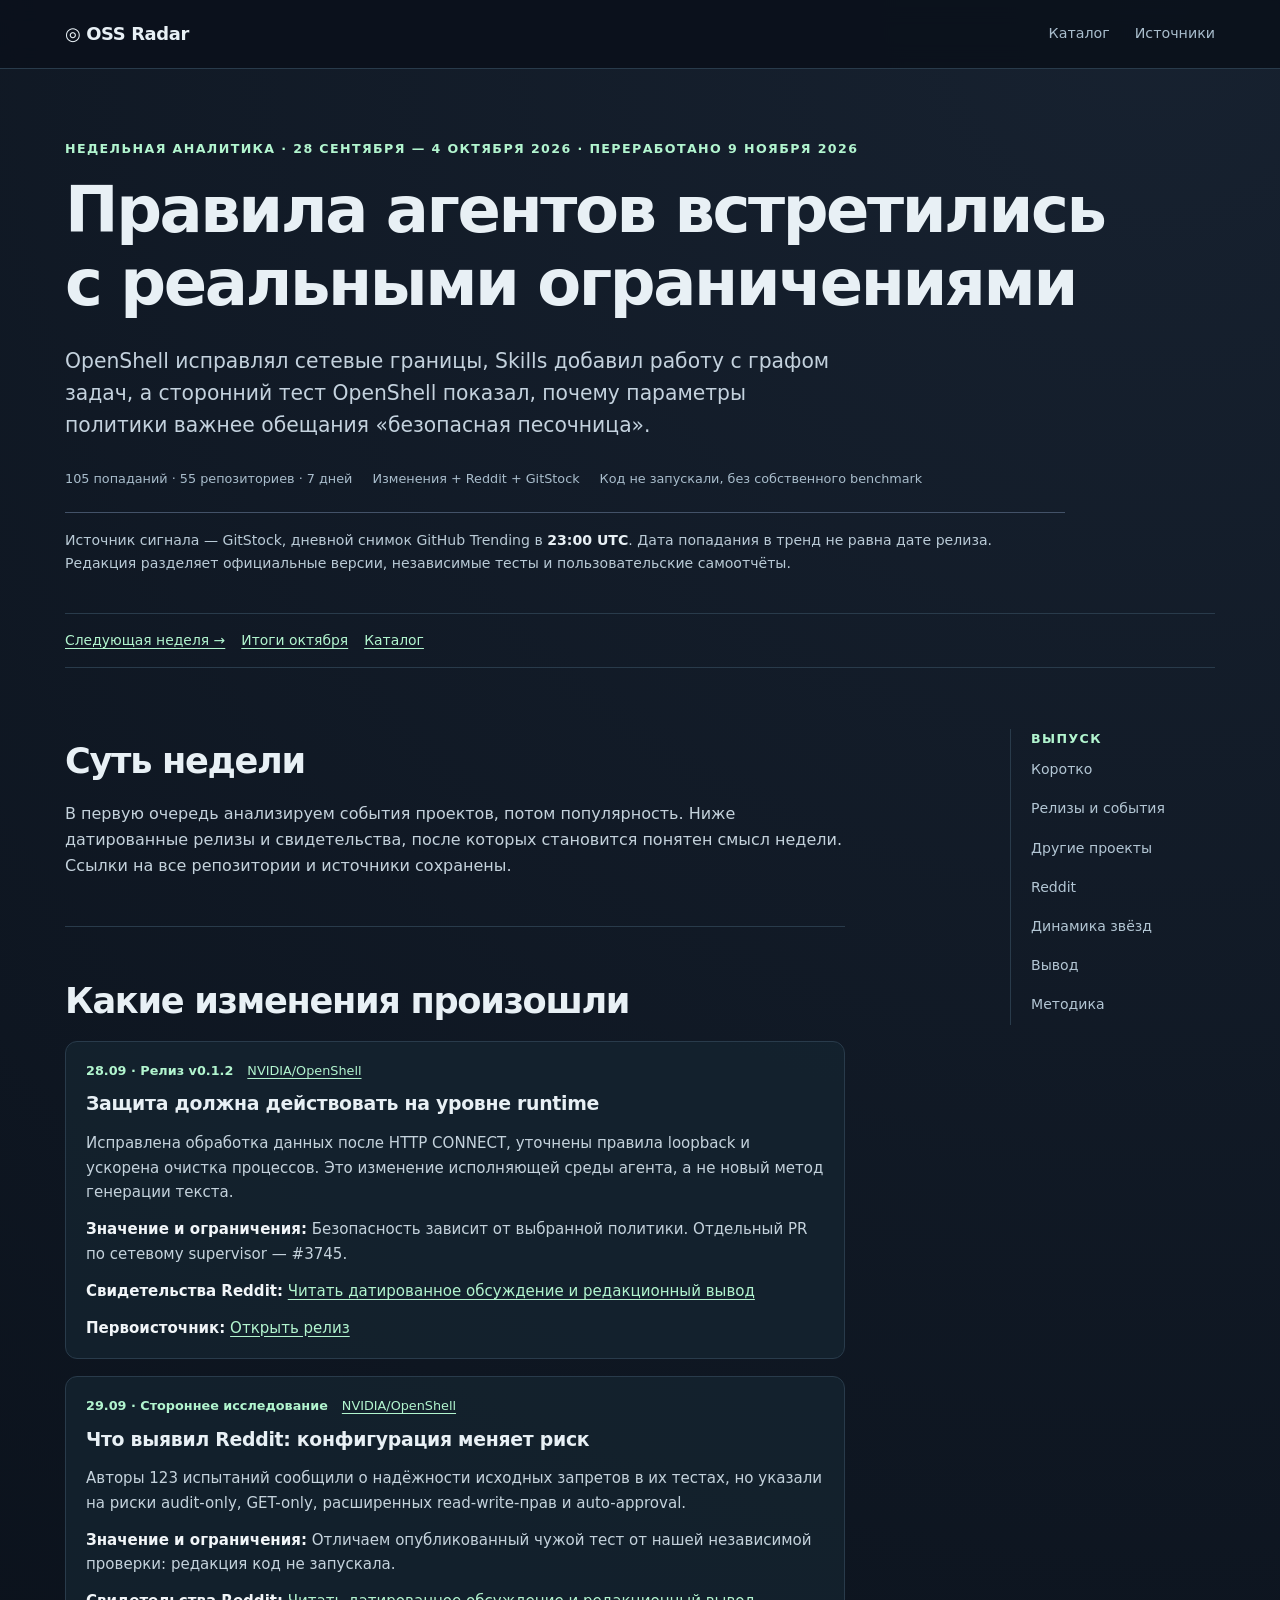
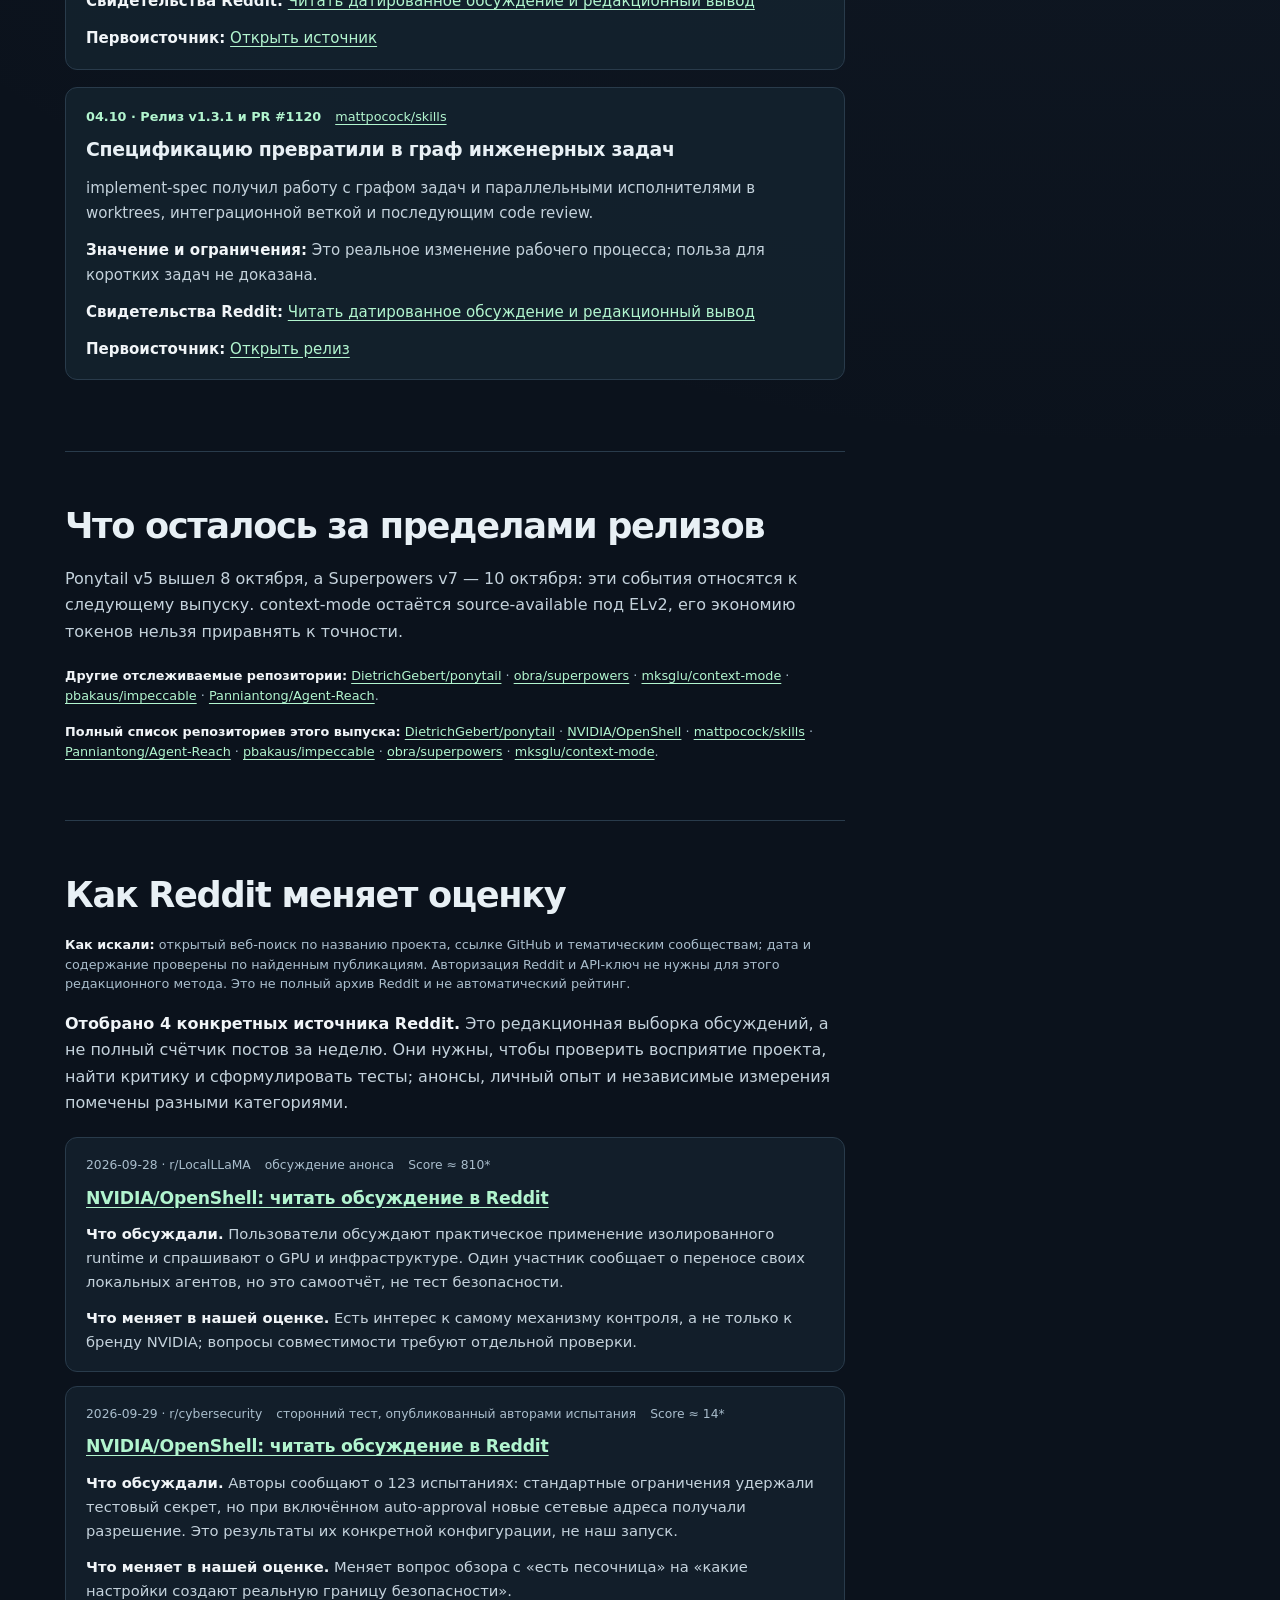
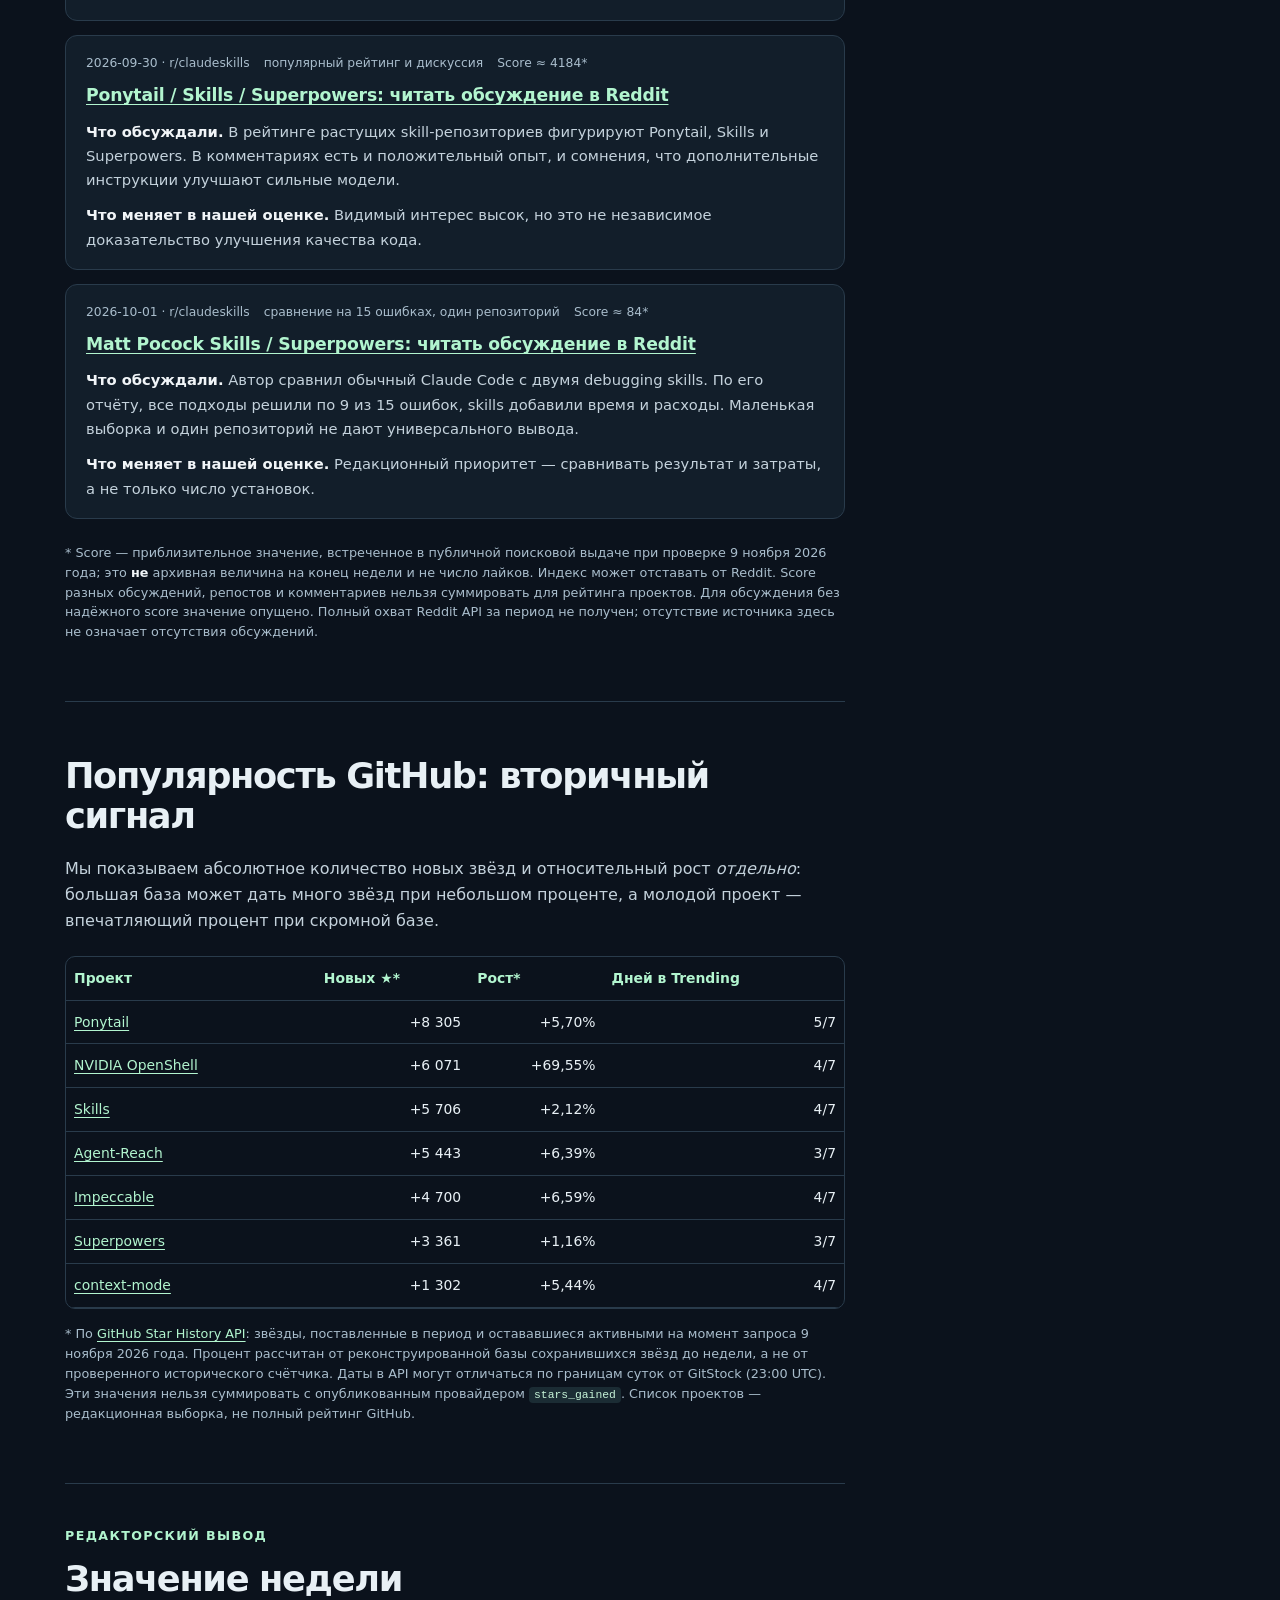
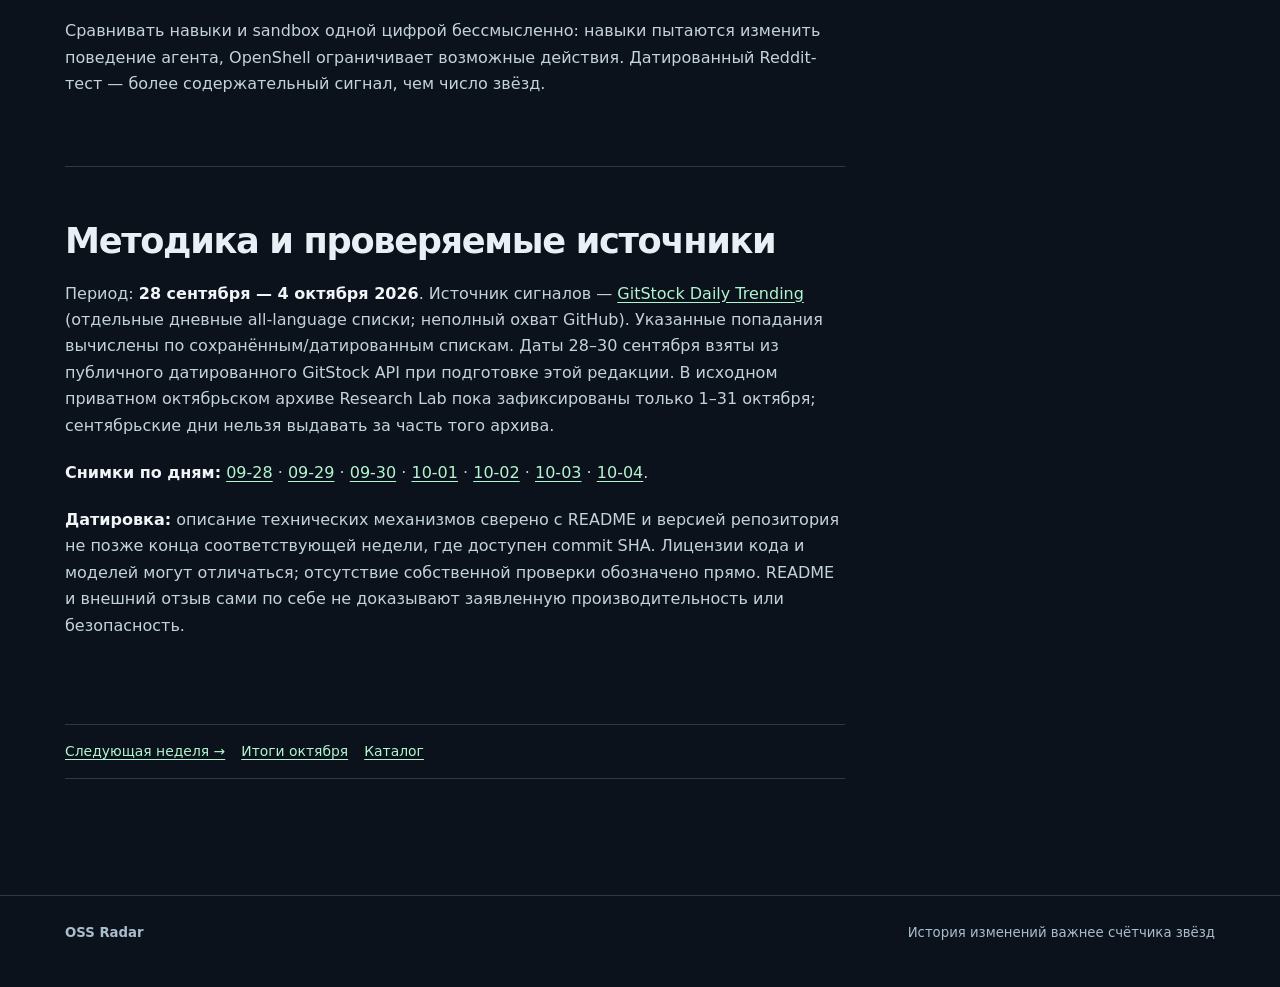
<file: reviews/2026-10-01-04.html>
<!doctype html><html lang="ru"><head><meta charset="utf-8"><meta name="viewport" content="width=device-width,initial-scale=1"><meta name="robots" content="noindex"><meta http-equiv="refresh" content="0;url=./2026-09-28-10-04.html"><title>Полная первая неделя октября — OSS Radar</title><link rel="canonical" href="./2026-09-28-10-04.html"><link rel="stylesheet" href="../style.css"></head><body><main id="main" class="container review-hero"><h1>Первая неделя октября теперь включает 28 сентября — 4 октября</h1><p>Старая ссылка сохранена. Полный обзор доступен на <a href="./2026-09-28-10-04.html">новой странице</a>.</p></main></body></html>
</file>
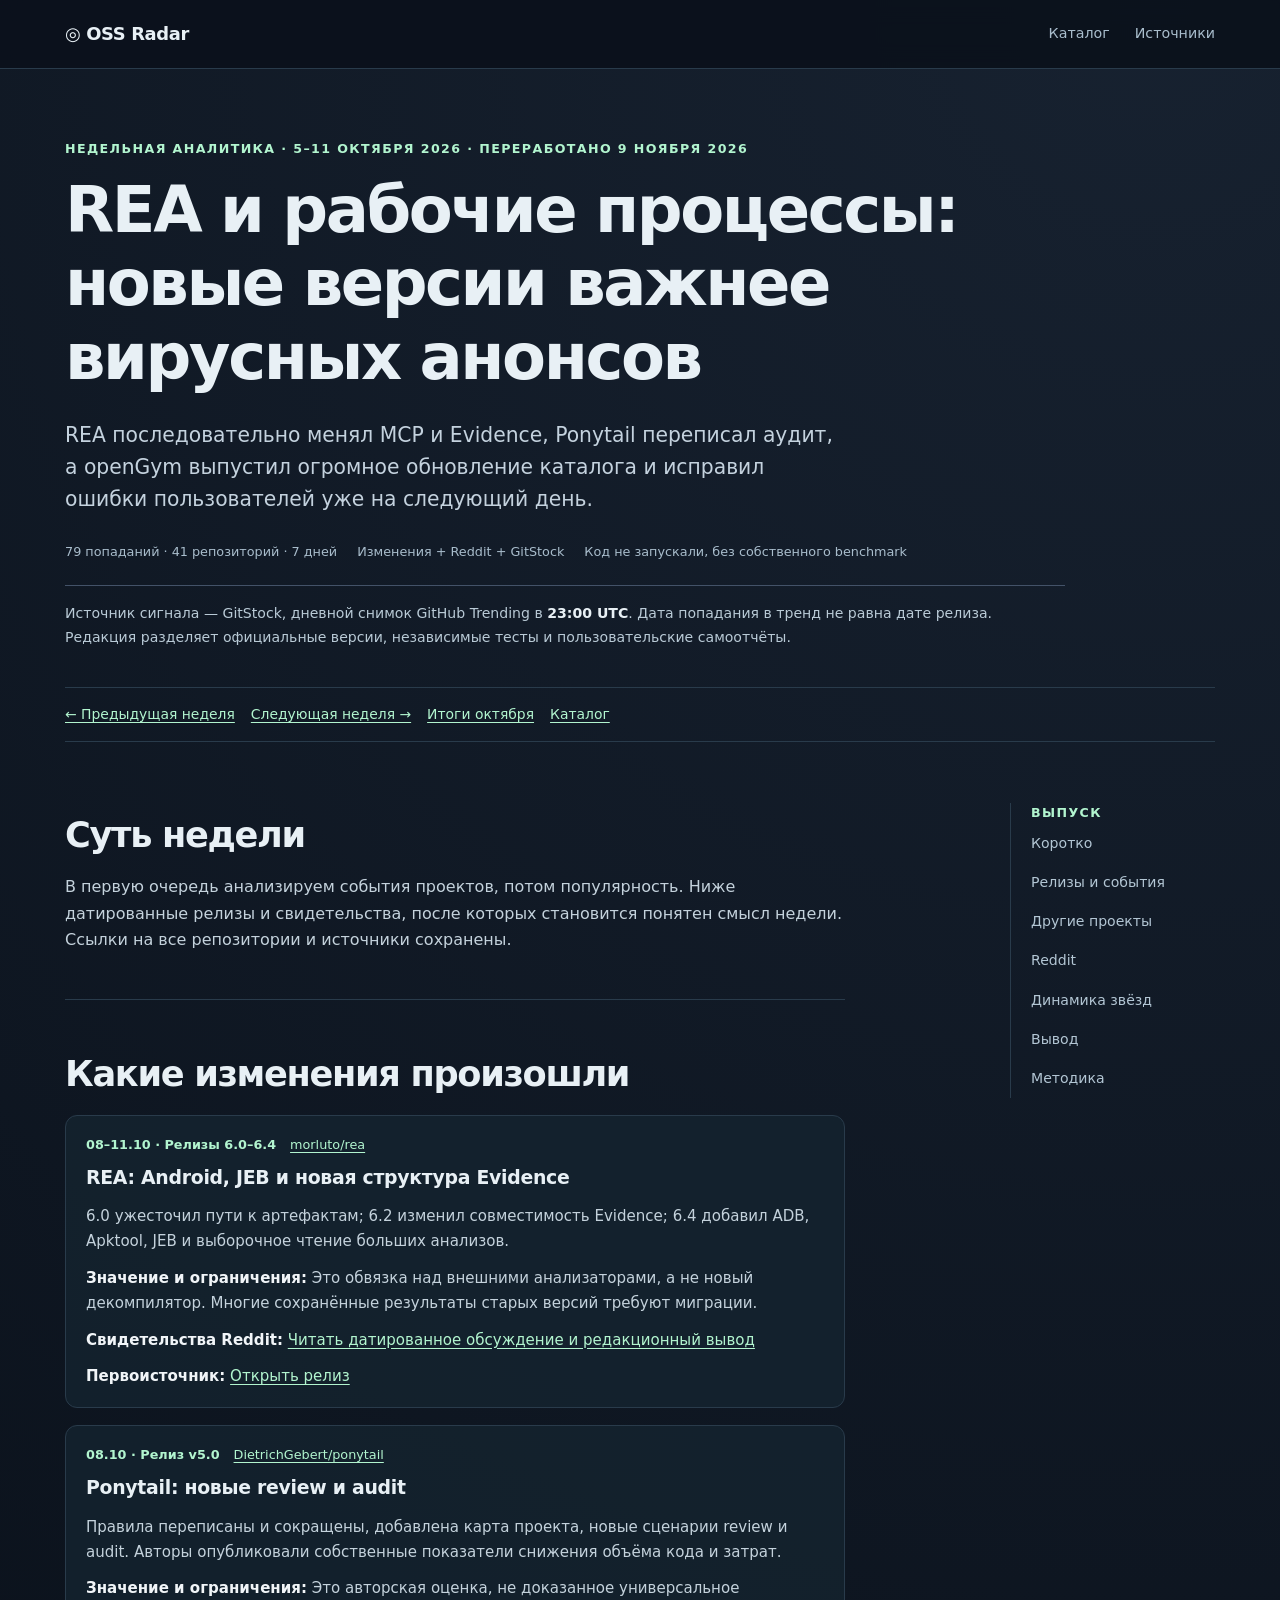
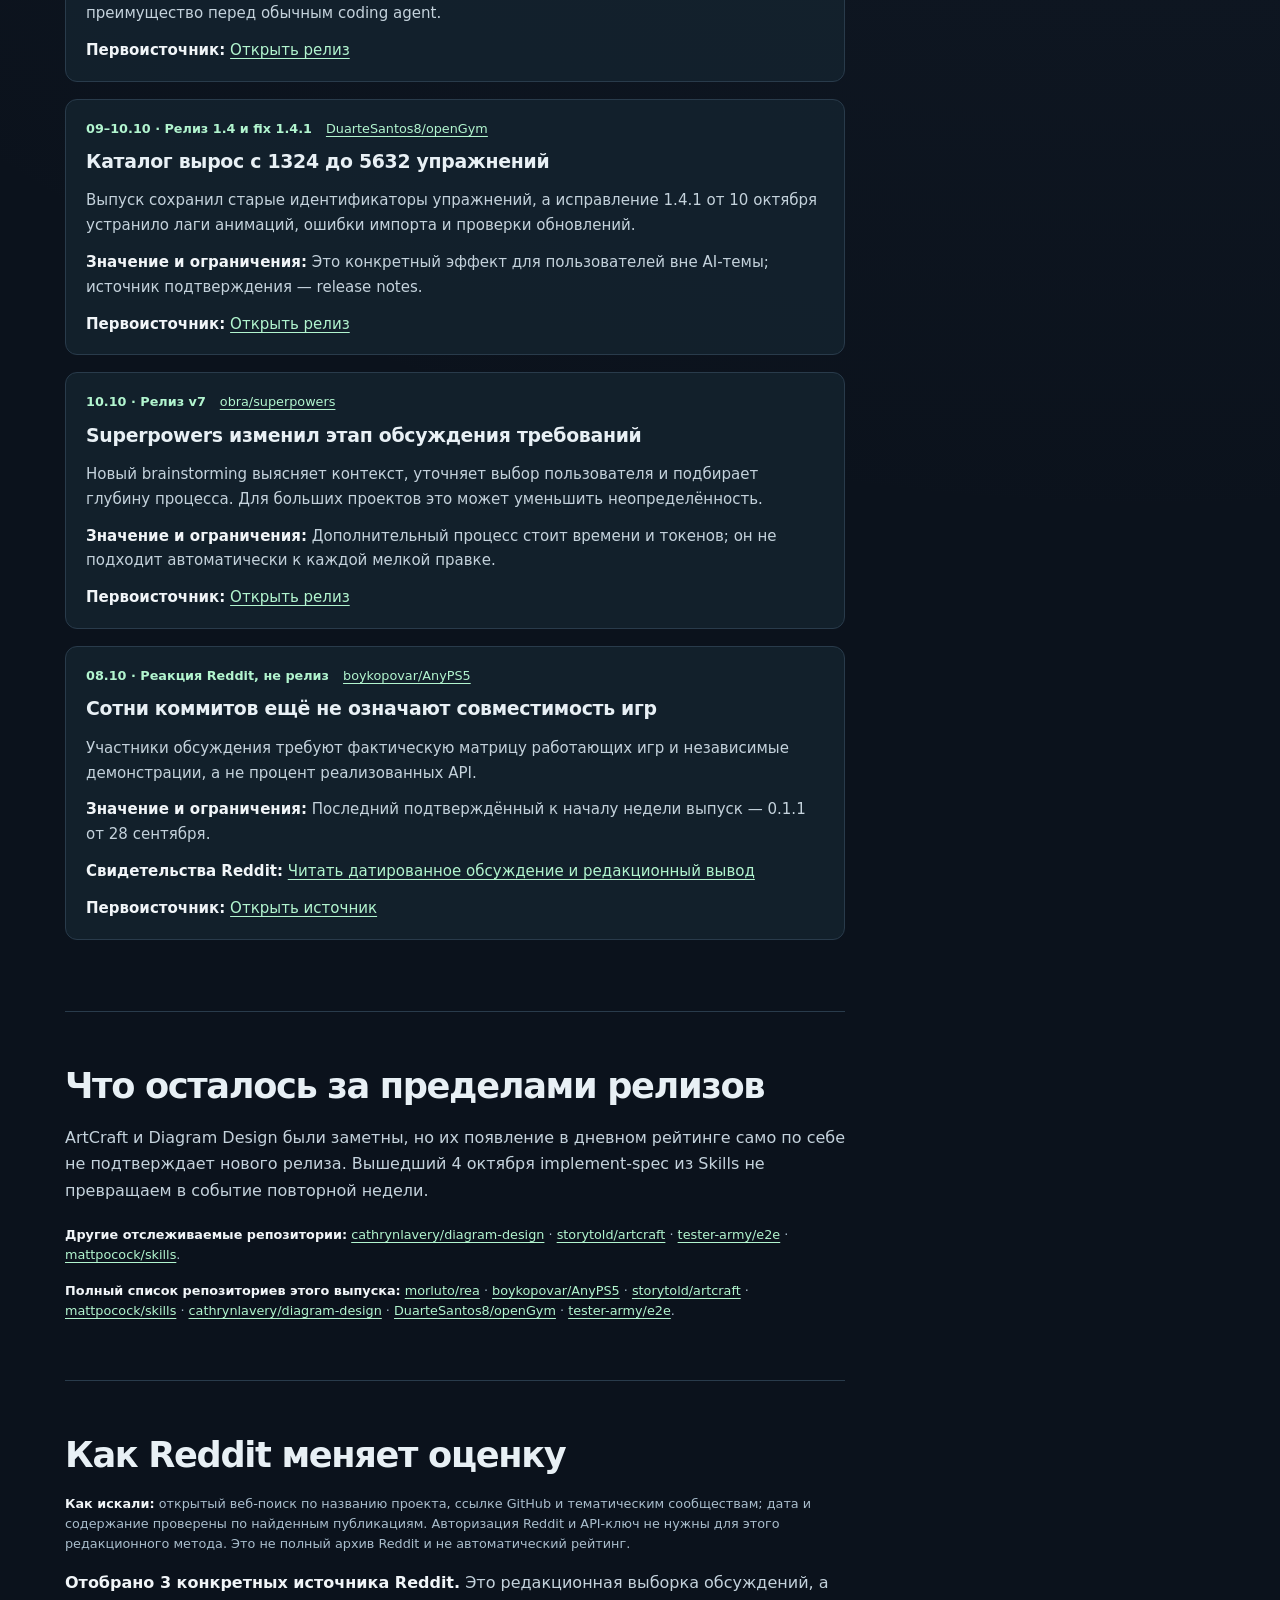
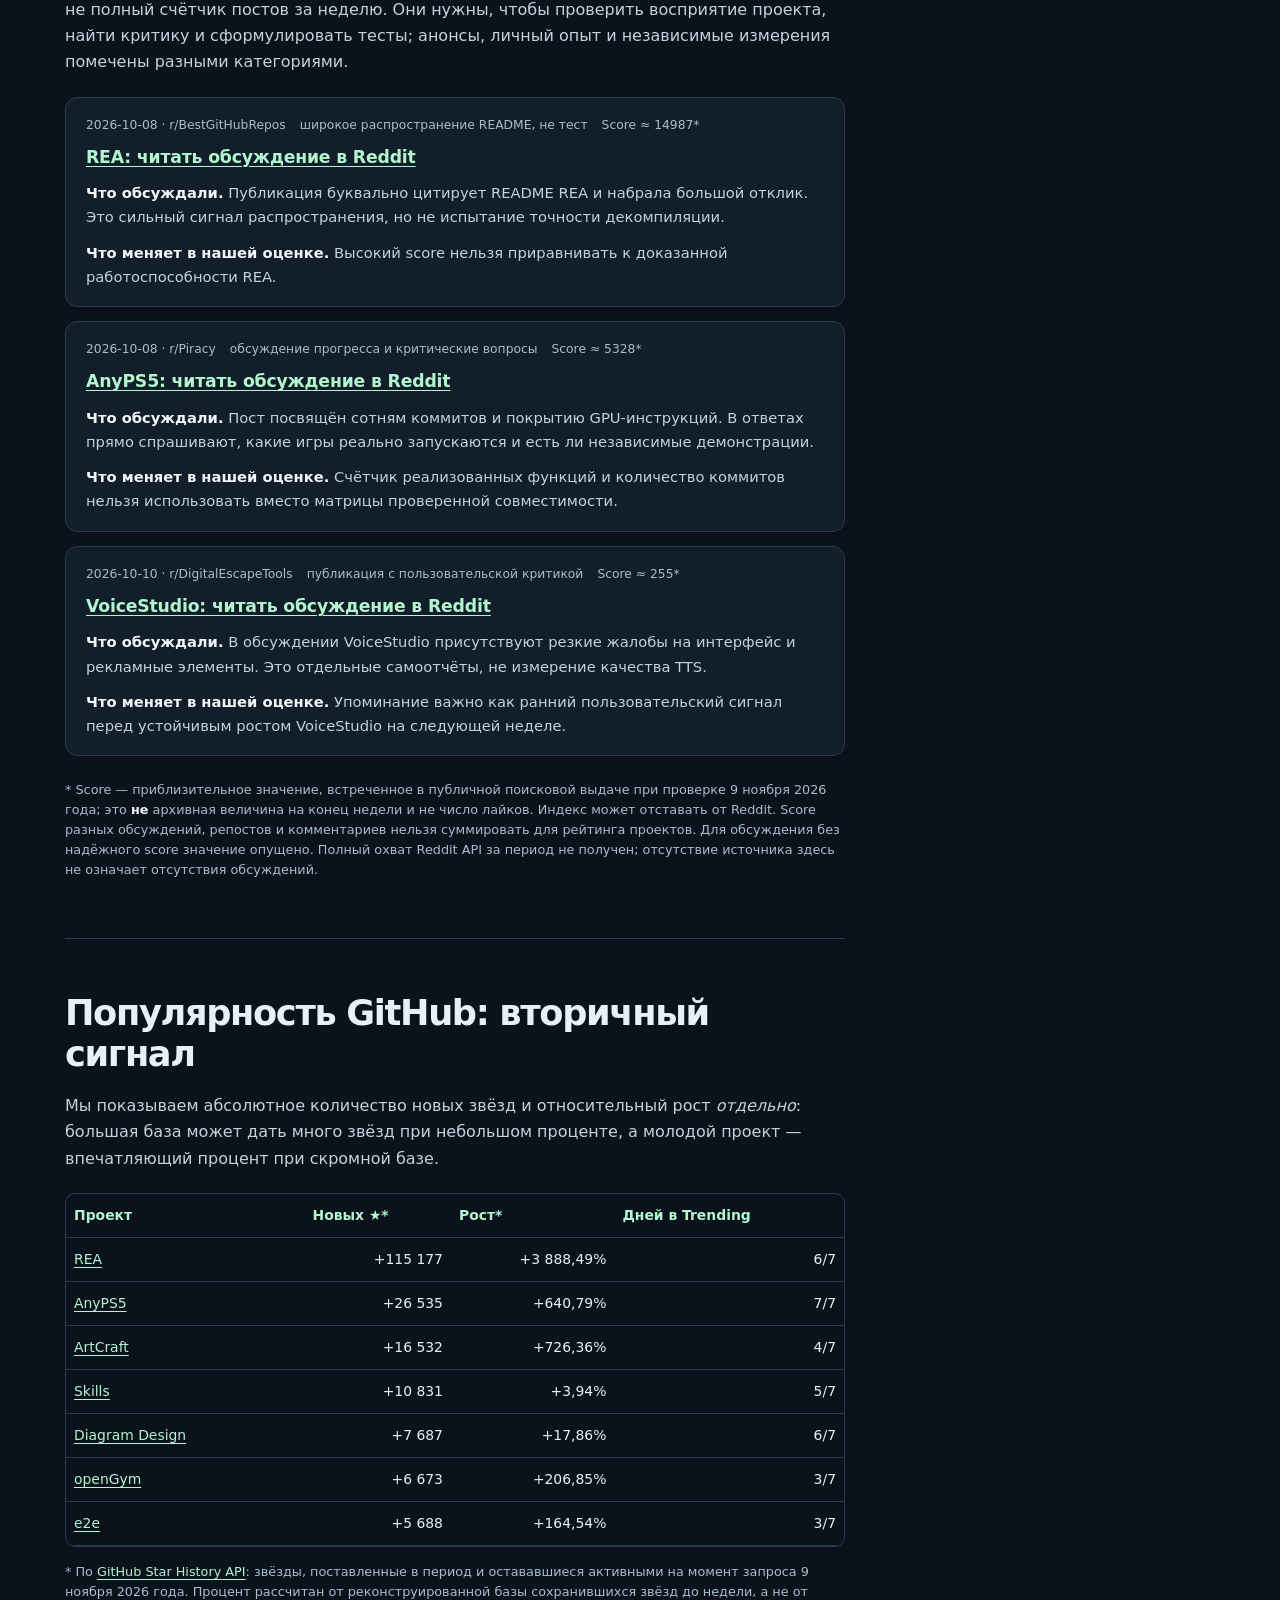
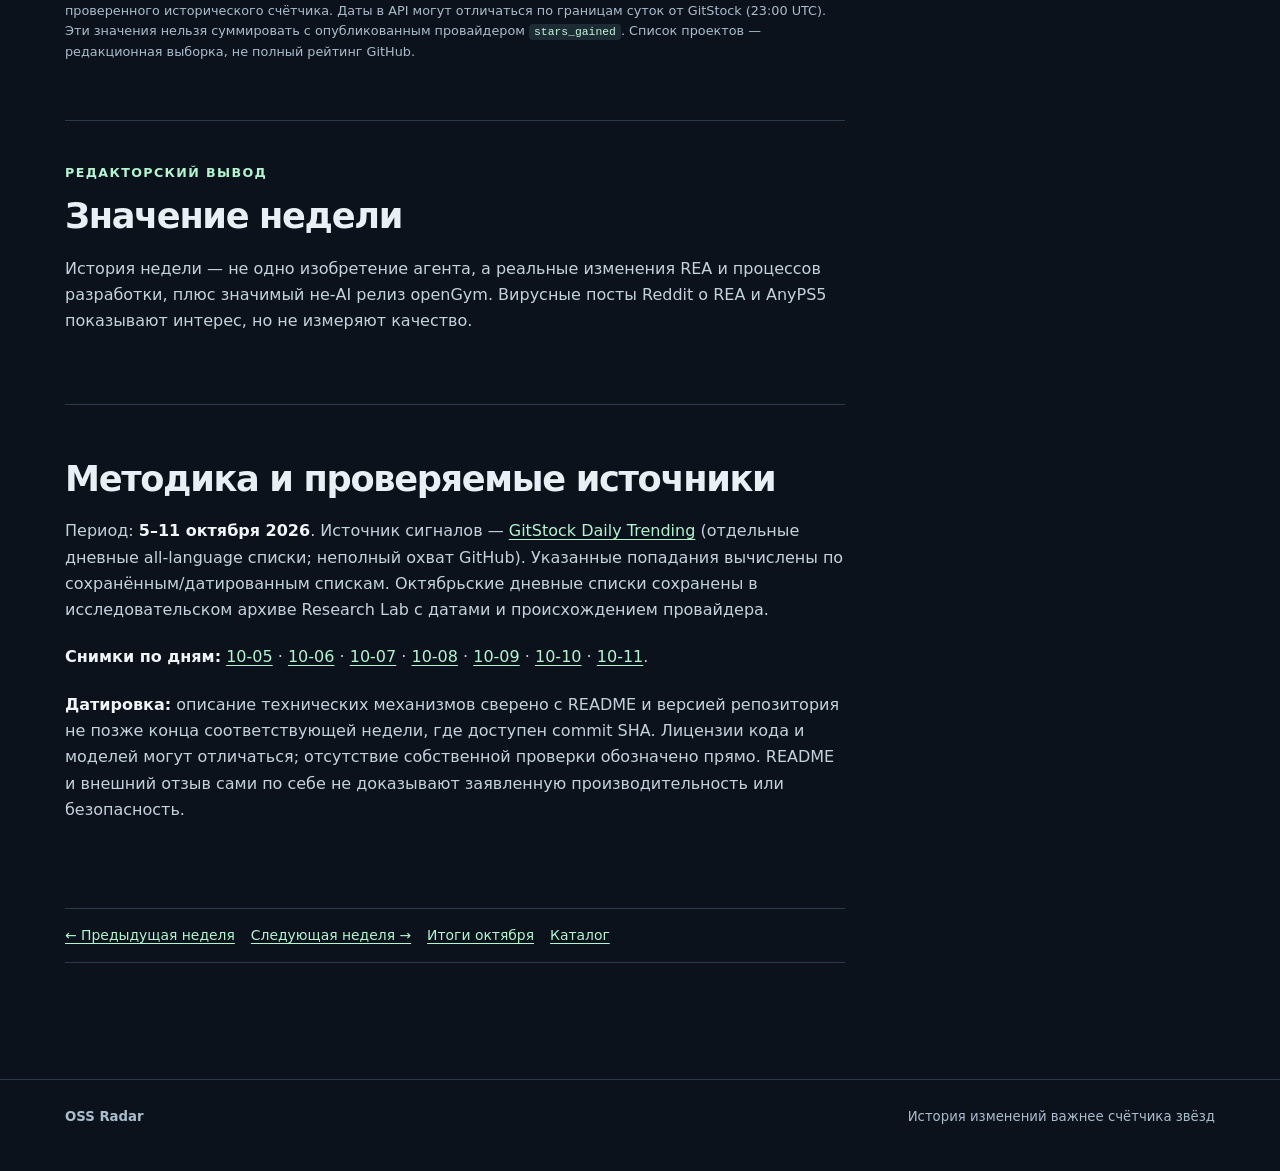
<file: reviews/2026-10-05-11.html>
<!doctype html><html lang="ru"><head><meta charset="utf-8"><meta name="viewport" content="width=device-width,initial-scale=1"><meta name="theme-color" content="#0b121c"><meta name="description" content="REA последовательно менял MCP и Evidence, Ponytail переписал аудит, а openGym выпустил огромное обновление каталога и исправил ошибки пользователей уже на следующий день."><meta http-equiv="Content-Security-Policy" content="default-src 'self'; style-src 'self'; script-src 'none'; img-src 'self' data:; object-src 'none'; base-uri 'self'"><title>REA и рабочие процессы: новые версии важнее вирусных анонсов — OSS Radar</title><link rel="stylesheet" href="../style.css"></head><body><a class="skip" href="#main">Перейти к содержимому</a><header class="site-header"><div class="container header-inner"><a class="brand" href="../index.html">◎ OSS Radar</a><nav class="nav"><a href="../index.html#issues">Каталог</a><a href="#sources">Источники</a></nav></div></header><main id="main"><section class="container review-hero"><div class="eyebrow">Недельная аналитика · 5–11 октября 2026 · переработано 9 ноября 2026</div><h1>REA и рабочие процессы: новые версии важнее вирусных анонсов</h1><p class="hero-lead">REA последовательно менял MCP и Evidence, Ponytail переписал аудит, а openGym выпустил огромное обновление каталога и исправил ошибки пользователей уже на следующий день.</p><div class="issue-meta"><span class="meta-item">79 попаданий · 41 репозиторий · 7 дней</span><span class="meta-item">Изменения + Reddit + GitStock</span><span class="meta-item">Код не запускали, без собственного benchmark</span></div><aside class="notice">Источник сигнала — GitStock, дневной снимок GitHub Trending в <strong>23:00 UTC</strong>. Дата попадания в тренд не равна дате релиза. Редакция разделяет официальные версии, независимые тесты и пользовательские самоотчёты.</aside><nav class="week-links" aria-label="Навигация выпусков"><a href="./2026-09-28-10-04.html">← Предыдущая неделя</a><a href="./2026-10-12-18.html">Следующая неделя →</a><a href="./2026-10-month.html">Итоги октября</a><a href="../index.html#issues">Каталог</a></nav></section><div class="container article-layout"><article class="prose"><section class="article-intro" id="overview"><h2>Суть недели</h2><p>В первую очередь анализируем события проектов, потом популярность. Ниже датированные релизы и свидетельства, после которых становится понятен смысл недели. Ссылки на все репозитории и источники сохранены.</p></section><section class="project-section" id="updates"><h2>Какие изменения произошли</h2><div class="change-events"><article class="change-event" id="event-1"><div class="change-meta"><span>08–11.10 · Релизы 6.0–6.4</span><span><a href="https://github.com/morluto/rea" target="_blank" rel="noopener noreferrer">morluto/rea</a></span></div><h3>REA: Android, JEB и новая структура Evidence</h3><p>6.0 ужесточил пути к артефактам; 6.2 изменил совместимость Evidence; 6.4 добавил ADB, Apktool, JEB и выборочное чтение больших анализов.</p><p><strong>Значение и ограничения:</strong> Это обвязка над внешними анализаторами, а не новый декомпилятор. Многие сохранённые результаты старых версий требуют миграции.</p><p class="reddit-crossref"><strong>Свидетельства Reddit:</strong> <a href="#reddit-rea-hype">Читать датированное обсуждение и редакционный вывод</a></p><p class="source-row"><strong>Первоисточник:</strong> <a href="https://github.com/morluto/rea/releases/tag/rea-agents-6.4.0" target="_blank" rel="noopener noreferrer">Открыть релиз</a></p></article>
<article class="change-event" id="event-2"><div class="change-meta"><span>08.10 · Релиз v5.0</span><span><a href="https://github.com/DietrichGebert/ponytail" target="_blank" rel="noopener noreferrer">DietrichGebert/ponytail</a></span></div><h3>Ponytail: новые review и audit</h3><p>Правила переписаны и сокращены, добавлена карта проекта, новые сценарии review и audit. Авторы опубликовали собственные показатели снижения объёма кода и затрат.</p><p><strong>Значение и ограничения:</strong> Это авторская оценка, не доказанное универсальное преимущество перед обычным coding agent.</p><p class="source-row"><strong>Первоисточник:</strong> <a href="https://github.com/DietrichGebert/ponytail/releases/tag/v5.0.0" target="_blank" rel="noopener noreferrer">Открыть релиз</a></p></article>
<article class="change-event" id="event-3"><div class="change-meta"><span>09–10.10 · Релиз 1.4 и fix 1.4.1</span><span><a href="https://github.com/DuarteSantos8/openGym" target="_blank" rel="noopener noreferrer">DuarteSantos8/openGym</a></span></div><h3>Каталог вырос с 1324 до 5632 упражнений</h3><p>Выпуск сохранил старые идентификаторы упражнений, а исправление 1.4.1 от 10 октября устранило лаги анимаций, ошибки импорта и проверки обновлений.</p><p><strong>Значение и ограничения:</strong> Это конкретный эффект для пользователей вне AI-темы; источник подтверждения — release notes.</p><p class="source-row"><strong>Первоисточник:</strong> <a href="https://github.com/DuarteSantos8/openGym/releases/tag/v1.4.0" target="_blank" rel="noopener noreferrer">Открыть релиз</a></p></article>
<article class="change-event" id="event-4"><div class="change-meta"><span>10.10 · Релиз v7</span><span><a href="https://github.com/obra/superpowers" target="_blank" rel="noopener noreferrer">obra/superpowers</a></span></div><h3>Superpowers изменил этап обсуждения требований</h3><p>Новый brainstorming выясняет контекст, уточняет выбор пользователя и подбирает глубину процесса. Для больших проектов это может уменьшить неопределённость.</p><p><strong>Значение и ограничения:</strong> Дополнительный процесс стоит времени и токенов; он не подходит автоматически к каждой мелкой правке.</p><p class="source-row"><strong>Первоисточник:</strong> <a href="https://github.com/obra/superpowers/releases/tag/v7.0.0" target="_blank" rel="noopener noreferrer">Открыть релиз</a></p></article>
<article class="change-event" id="event-5"><div class="change-meta"><span>08.10 · Реакция Reddit, не релиз</span><span><a href="https://github.com/boykopovar/AnyPS5" target="_blank" rel="noopener noreferrer">boykopovar/AnyPS5</a></span></div><h3>Сотни коммитов ещё не означают совместимость игр</h3><p>Участники обсуждения требуют фактическую матрицу работающих игр и независимые демонстрации, а не процент реализованных API.</p><p><strong>Значение и ограничения:</strong> Последний подтверждённый к началу недели выпуск — 0.1.1 от 28 сентября.</p><p class="reddit-crossref"><strong>Свидетельства Reddit:</strong> <a href="#reddit-anyps5-hype">Читать датированное обсуждение и редакционный вывод</a></p><p class="source-row"><strong>Первоисточник:</strong> <a href="https://www.reddit.com/r/Piracy/comments/1x10rqn/" target="_blank" rel="noopener noreferrer">Открыть источник</a></p></article></div></section><section class="project-section" id="context"><h2>Что осталось за пределами релизов</h2><p>ArtCraft и Diagram Design были заметны, но их появление в дневном рейтинге само по себе не подтверждает нового релиза. Вышедший 4 октября implement-spec из Skills не превращаем в событие повторной недели.</p><p class="method-small"><strong>Другие отслеживаемые репозитории:</strong> <a href="https://github.com/cathrynlavery/diagram-design" target="_blank" rel="noopener noreferrer">cathrynlavery/diagram-design</a> · <a href="https://github.com/storytold/artcraft" target="_blank" rel="noopener noreferrer">storytold/artcraft</a> · <a href="https://github.com/tester-army/e2e" target="_blank" rel="noopener noreferrer">tester-army/e2e</a> · <a href="https://github.com/mattpocock/skills" target="_blank" rel="noopener noreferrer">mattpocock/skills</a>.</p><p class="method-small"><strong>Полный список репозиториев этого выпуска:</strong> <a href="https://github.com/morluto/rea" target="_blank" rel="noopener noreferrer">morluto/rea</a> · <a href="https://github.com/boykopovar/AnyPS5" target="_blank" rel="noopener noreferrer">boykopovar/AnyPS5</a> · <a href="https://github.com/storytold/artcraft" target="_blank" rel="noopener noreferrer">storytold/artcraft</a> · <a href="https://github.com/mattpocock/skills" target="_blank" rel="noopener noreferrer">mattpocock/skills</a> · <a href="https://github.com/cathrynlavery/diagram-design" target="_blank" rel="noopener noreferrer">cathrynlavery/diagram-design</a> · <a href="https://github.com/DuarteSantos8/openGym" target="_blank" rel="noopener noreferrer">DuarteSantos8/openGym</a> · <a href="https://github.com/tester-army/e2e" target="_blank" rel="noopener noreferrer">tester-army/e2e</a>.</p></section><section class="project-section" id="community">
<h2>Как Reddit меняет оценку</h2>
<p class="method-small"><strong>Как искали:</strong> открытый веб-поиск по названию проекта, ссылке GitHub и тематическим сообществам; дата и содержание проверены по найденным публикациям. Авторизация Reddit и API-ключ не нужны для этого редакционного метода. Это не полный архив Reddit и не автоматический рейтинг.</p>
<p><strong>Отобрано 3 конкретных источника Reddit.</strong> Это редакционная выборка обсуждений, а не полный счётчик постов за неделю. Они нужны, чтобы проверить восприятие проекта, найти критику и сформулировать тесты; анонсы, личный опыт и независимые измерения помечены разными категориями.</p>
<div class="reddit-evidence-list"><article class="reddit-evidence" id="reddit-rea-hype"><div class="reddit-meta"><span>2026-10-08 · r/BestGitHubRepos</span><span>широкое распространение README, не тест</span><span>Score ≈ 14987*</span></div><h3><a href="https://www.reddit.com/r/BestGitHubRepos/comments/1x0s6lv/" target="_blank" rel="noopener noreferrer">REA: читать обсуждение в Reddit</a></h3><p><strong>Что обсуждали.</strong> Публикация буквально цитирует README REA и набрала большой отклик. Это сильный сигнал распространения, но не испытание точности декомпиляции.</p><p><strong>Что меняет в нашей оценке.</strong> Высокий score нельзя приравнивать к доказанной работоспособности REA.</p></article>
<article class="reddit-evidence" id="reddit-anyps5-hype"><div class="reddit-meta"><span>2026-10-08 · r/Piracy</span><span>обсуждение прогресса и критические вопросы</span><span>Score ≈ 5328*</span></div><h3><a href="https://www.reddit.com/r/Piracy/comments/1x10rqn/" target="_blank" rel="noopener noreferrer">AnyPS5: читать обсуждение в Reddit</a></h3><p><strong>Что обсуждали.</strong> Пост посвящён сотням коммитов и покрытию GPU-инструкций. В ответах прямо спрашивают, какие игры реально запускаются и есть ли независимые демонстрации.</p><p><strong>Что меняет в нашей оценке.</strong> Счётчик реализованных функций и количество коммитов нельзя использовать вместо матрицы проверенной совместимости.</p></article>
<article class="reddit-evidence" id="reddit-voice-initial"><div class="reddit-meta"><span>2026-10-10 · r/DigitalEscapeTools</span><span>публикация с пользовательской критикой</span><span>Score ≈ 255*</span></div><h3><a href="https://www.reddit.com/r/DigitalEscapeTools/comments/1x2copf/" target="_blank" rel="noopener noreferrer">VoiceStudio: читать обсуждение в Reddit</a></h3><p><strong>Что обсуждали.</strong> В обсуждении VoiceStudio присутствуют резкие жалобы на интерфейс и рекламные элементы. Это отдельные самоотчёты, не измерение качества TTS.</p><p><strong>Что меняет в нашей оценке.</strong> Упоминание важно как ранний пользовательский сигнал перед устойчивым ростом VoiceStudio на следующей неделе.</p></article></div>
<p class="method-small">* Score — приблизительное значение, встреченное в публичной поисковой выдаче при проверке 9 ноября 2026 года; это <strong>не</strong> архивная величина на конец недели и не число лайков. Индекс может отставать от Reddit. Score разных обсуждений, репостов и комментариев нельзя суммировать для рейтинга проектов. Для обсуждения без надёжного score значение опущено.  Полный охват Reddit API за период не получен; отсутствие источника здесь не означает отсутствия обсуждений.</p>
</section><section class="project-section" id="growth"><h2>Популярность GitHub: вторичный сигнал</h2>
<p>Мы показываем абсолютное количество новых звёзд и относительный рост <em>отдельно</em>: большая база может дать много звёзд при небольшом проценте, а молодой проект — впечатляющий процент при скромной базе.</p>
<div class="table-scroll" role="region" aria-label="Динамика звёзд за неделю" tabindex="0">
<table><thead><tr><th scope="col">Проект</th><th scope="col">Новых ★*</th><th scope="col">Рост*</th><th scope="col">Дней в Trending</th></tr></thead><tbody><tr><td><a href="https://github.com/morluto/rea" target="_blank" rel="noopener noreferrer">REA</a></td><td class="num">+115 177</td><td class="num">+3 888,49%</td><td class="num">6/7</td></tr>
<tr><td><a href="https://github.com/boykopovar/AnyPS5" target="_blank" rel="noopener noreferrer">AnyPS5</a></td><td class="num">+26 535</td><td class="num">+640,79%</td><td class="num">7/7</td></tr>
<tr><td><a href="https://github.com/storytold/artcraft" target="_blank" rel="noopener noreferrer">ArtCraft</a></td><td class="num">+16 532</td><td class="num">+726,36%</td><td class="num">4/7</td></tr>
<tr><td><a href="https://github.com/mattpocock/skills" target="_blank" rel="noopener noreferrer">Skills</a></td><td class="num">+10 831</td><td class="num">+3,94%</td><td class="num">5/7</td></tr>
<tr><td><a href="https://github.com/cathrynlavery/diagram-design" target="_blank" rel="noopener noreferrer">Diagram Design</a></td><td class="num">+7 687</td><td class="num">+17,86%</td><td class="num">6/7</td></tr>
<tr><td><a href="https://github.com/DuarteSantos8/openGym" target="_blank" rel="noopener noreferrer">openGym</a></td><td class="num">+6 673</td><td class="num">+206,85%</td><td class="num">3/7</td></tr>
<tr><td><a href="https://github.com/tester-army/e2e" target="_blank" rel="noopener noreferrer">e2e</a></td><td class="num">+5 688</td><td class="num">+164,54%</td><td class="num">3/7</td></tr></tbody></table></div>
<p class="method-small">* По <a href="https://docs.github.com/en/rest/activity/starring" target="_blank" rel="noopener noreferrer">GitHub Star History API</a>: звёзды, поставленные в период и остававшиеся активными на момент запроса 9 ноября 2026 года. Процент рассчитан от реконструированной базы сохранившихся звёзд до недели, а не от проверенного исторического счётчика. Даты в API могут отличаться по границам суток от GitStock (23:00 UTC). Эти значения нельзя суммировать с опубликованным провайдером <code>stars_gained</code>. Список проектов — редакционная выборка, не полный рейтинг GitHub.</p>
</section><section class="verdict" id="conclusion"><div class="eyebrow">Редакторский вывод</div><h2>Значение недели</h2><p>История недели — не одно изобретение агента, а реальные изменения REA и процессов разработки, плюс значимый не-AI релиз openGym. Вирусные посты Reddit о REA и AnyPS5 показывают интерес, но не измеряют качество.</p></section><section class="project-section" id="sources"><h2>Методика и проверяемые источники</h2>
<p>Период: <strong>5–11 октября 2026</strong>. Источник сигналов — <a href="https://gitstock.org/docs/trending" target="_blank" rel="noopener noreferrer">GitStock Daily Trending</a> (отдельные дневные all-language списки; неполный охват GitHub). Указанные попадания вычислены по сохранённым/датированным спискам. Октябрьские дневные списки сохранены в исследовательском архиве Research Lab с датами и происхождением провайдера.</p>
<p><strong>Снимки по дням:</strong> <a href="https://gitstock.org/api/v1/github/trending?period=daily&amp;date=2026-10-05" target="_blank" rel="noopener noreferrer">10-05</a> · <a href="https://gitstock.org/api/v1/github/trending?period=daily&amp;date=2026-10-06" target="_blank" rel="noopener noreferrer">10-06</a> · <a href="https://gitstock.org/api/v1/github/trending?period=daily&amp;date=2026-10-07" target="_blank" rel="noopener noreferrer">10-07</a> · <a href="https://gitstock.org/api/v1/github/trending?period=daily&amp;date=2026-10-08" target="_blank" rel="noopener noreferrer">10-08</a> · <a href="https://gitstock.org/api/v1/github/trending?period=daily&amp;date=2026-10-09" target="_blank" rel="noopener noreferrer">10-09</a> · <a href="https://gitstock.org/api/v1/github/trending?period=daily&amp;date=2026-10-10" target="_blank" rel="noopener noreferrer">10-10</a> · <a href="https://gitstock.org/api/v1/github/trending?period=daily&amp;date=2026-10-11" target="_blank" rel="noopener noreferrer">10-11</a>.</p>
<p><strong>Датировка:</strong> описание технических механизмов сверено с README и версией репозитория не позже конца соответствующей недели, где доступен commit SHA. Лицензии кода и моделей могут отличаться; отсутствие собственной проверки обозначено прямо. README и внешний отзыв сами по себе не доказывают заявленную производительность или безопасность.</p></section><nav class="week-links" aria-label="Навигация выпусков"><a href="./2026-09-28-10-04.html">← Предыдущая неделя</a><a href="./2026-10-12-18.html">Следующая неделя →</a><a href="./2026-10-month.html">Итоги октября</a><a href="../index.html#issues">Каталог</a></nav></article><aside class="toc"><div class="eyebrow">Выпуск</div><a href="#overview">Коротко</a><a href="#updates">Релизы и события</a><a href="#context">Другие проекты</a><a href="#community">Reddit</a><a href="#growth">Динамика звёзд</a><a href="#conclusion">Вывод</a><a href="#sources">Методика</a></aside></div></main><footer class="site-footer"><div class="container footer-inner"><strong>OSS Radar</strong><span>История изменений важнее счётчика звёзд</span></div></footer></body></html>
</file>
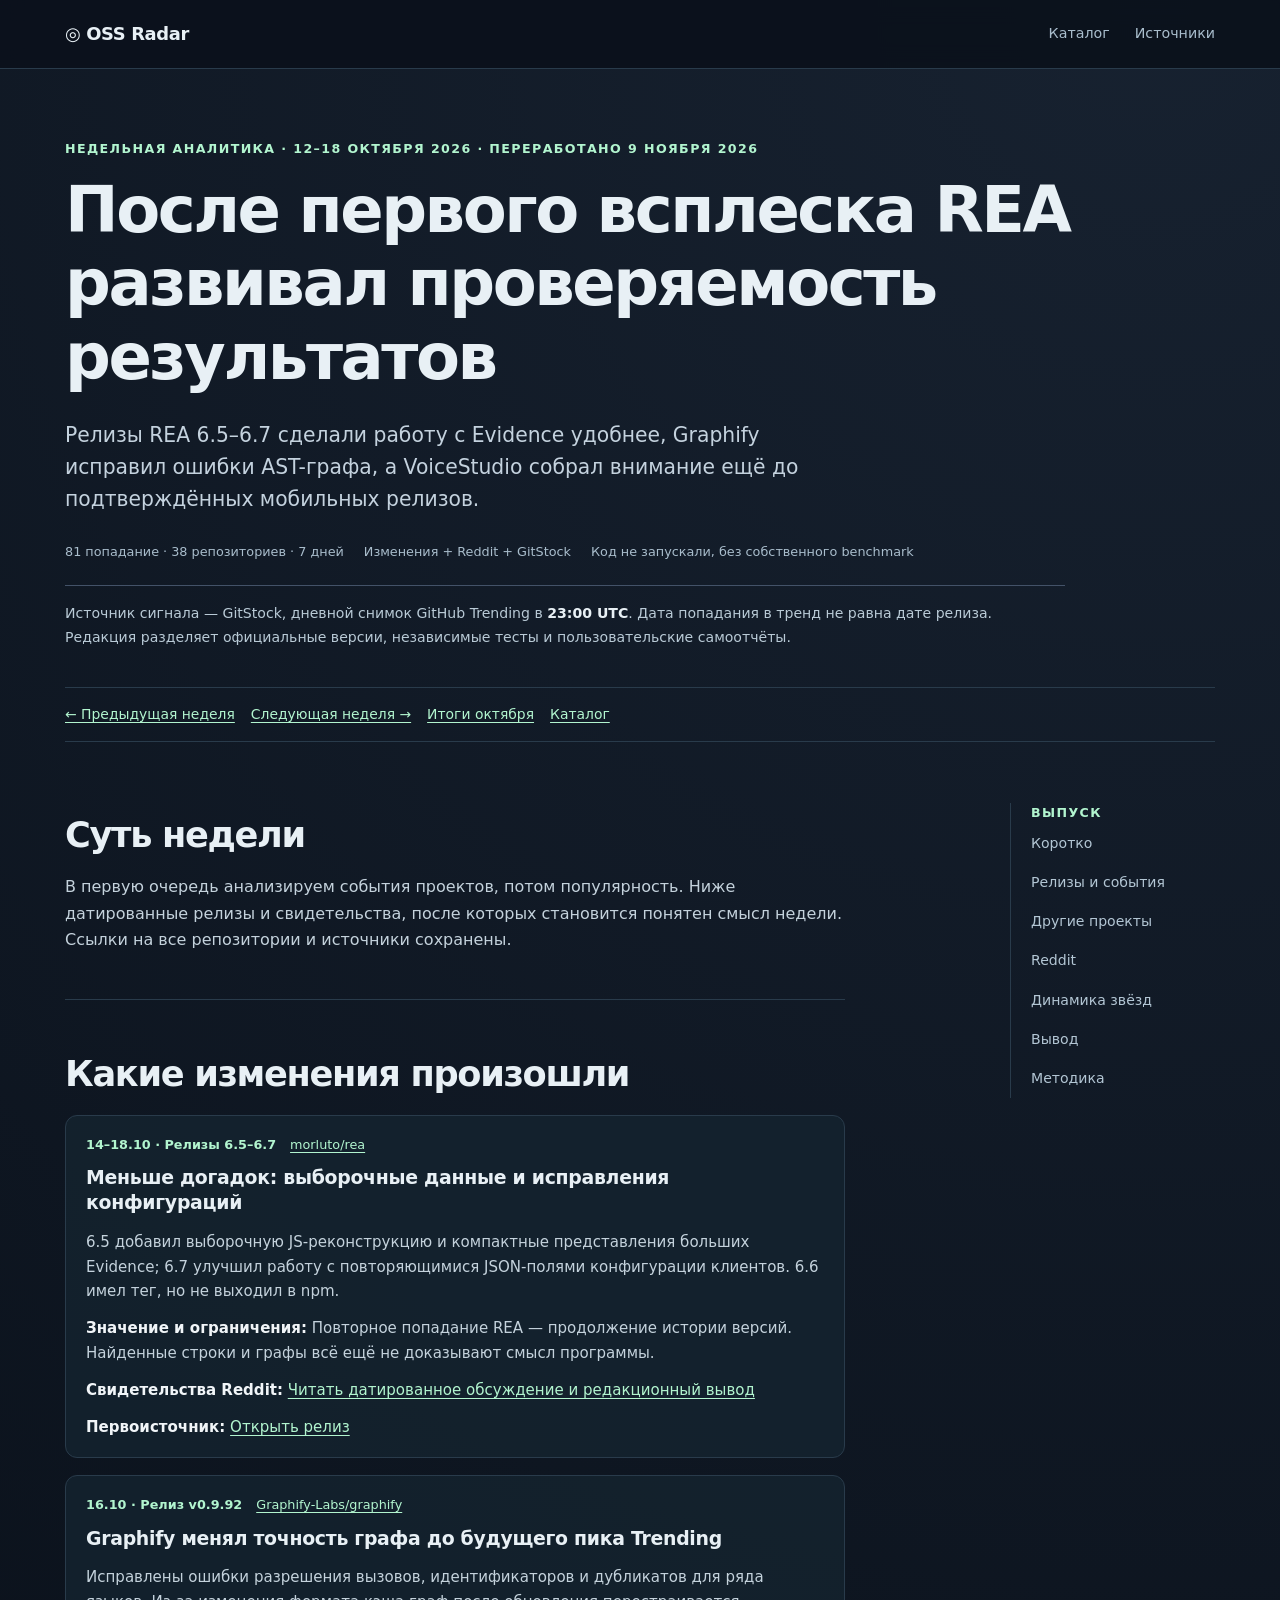
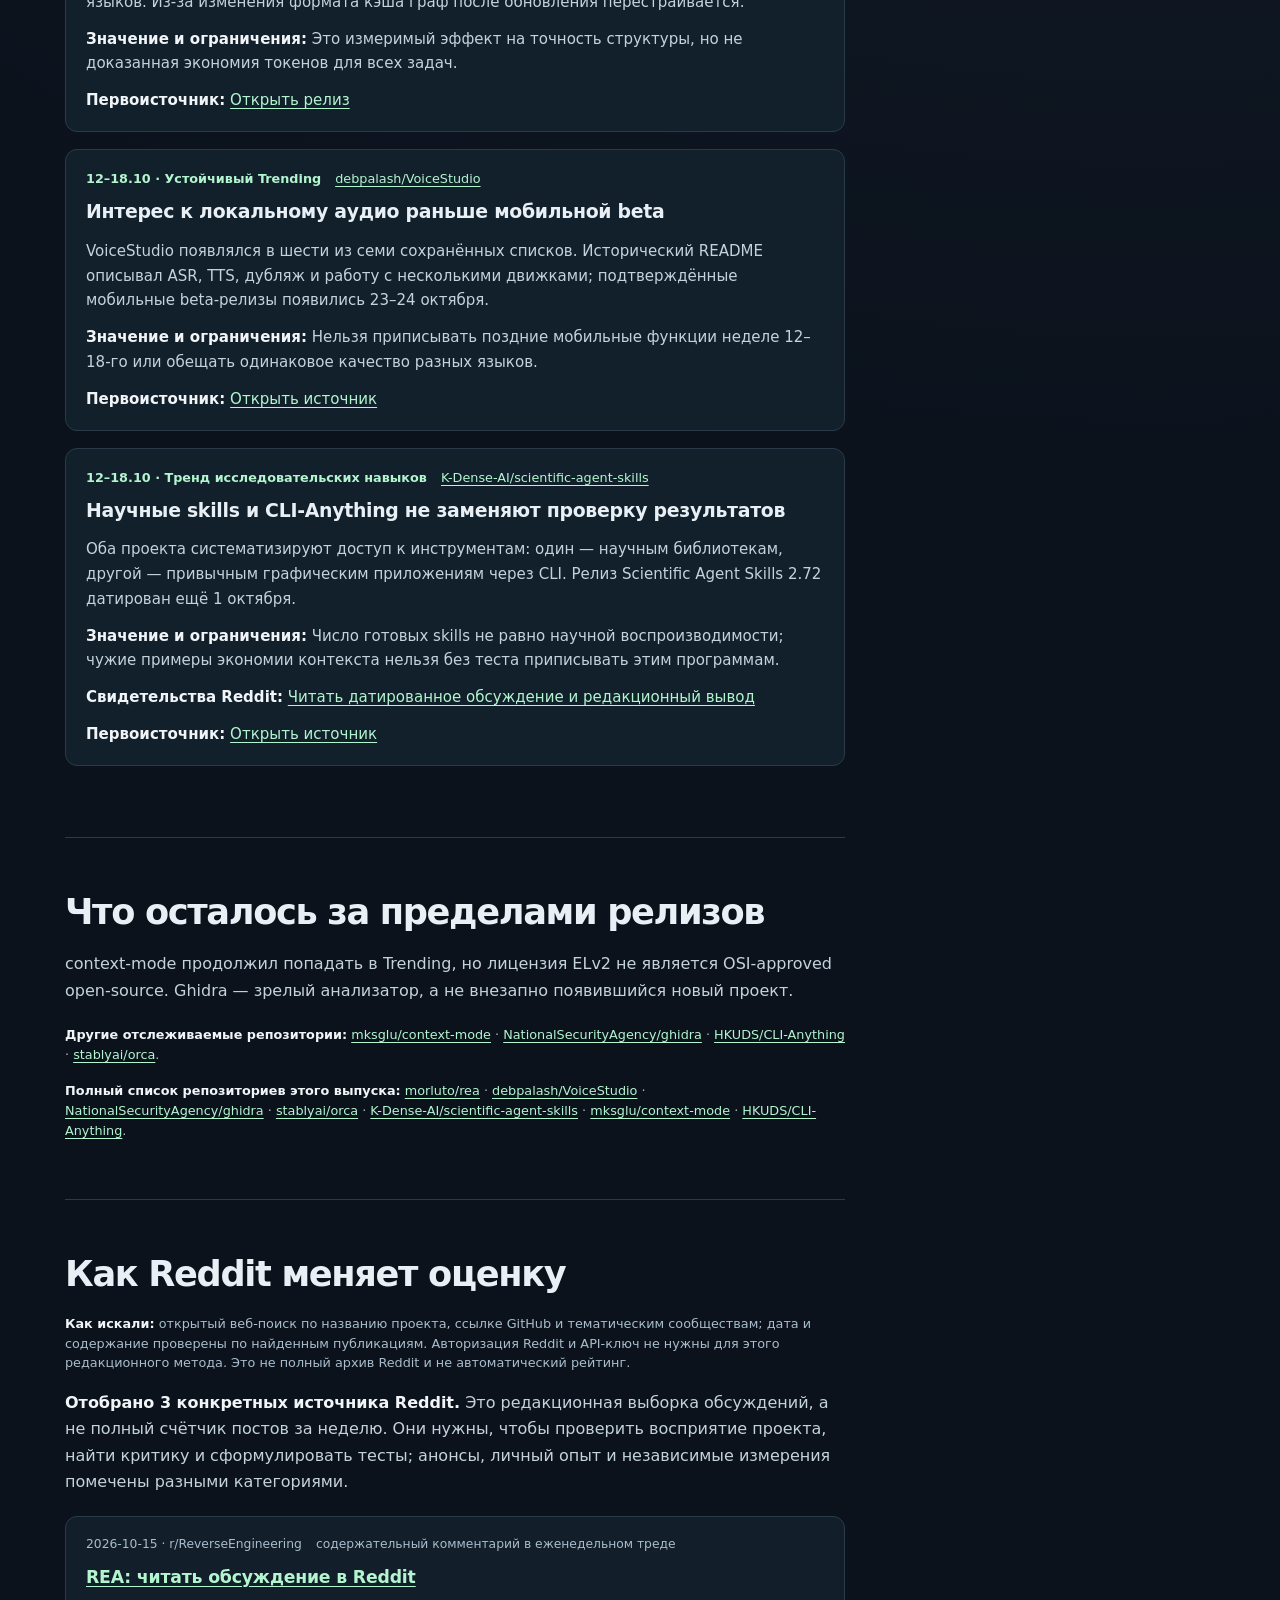
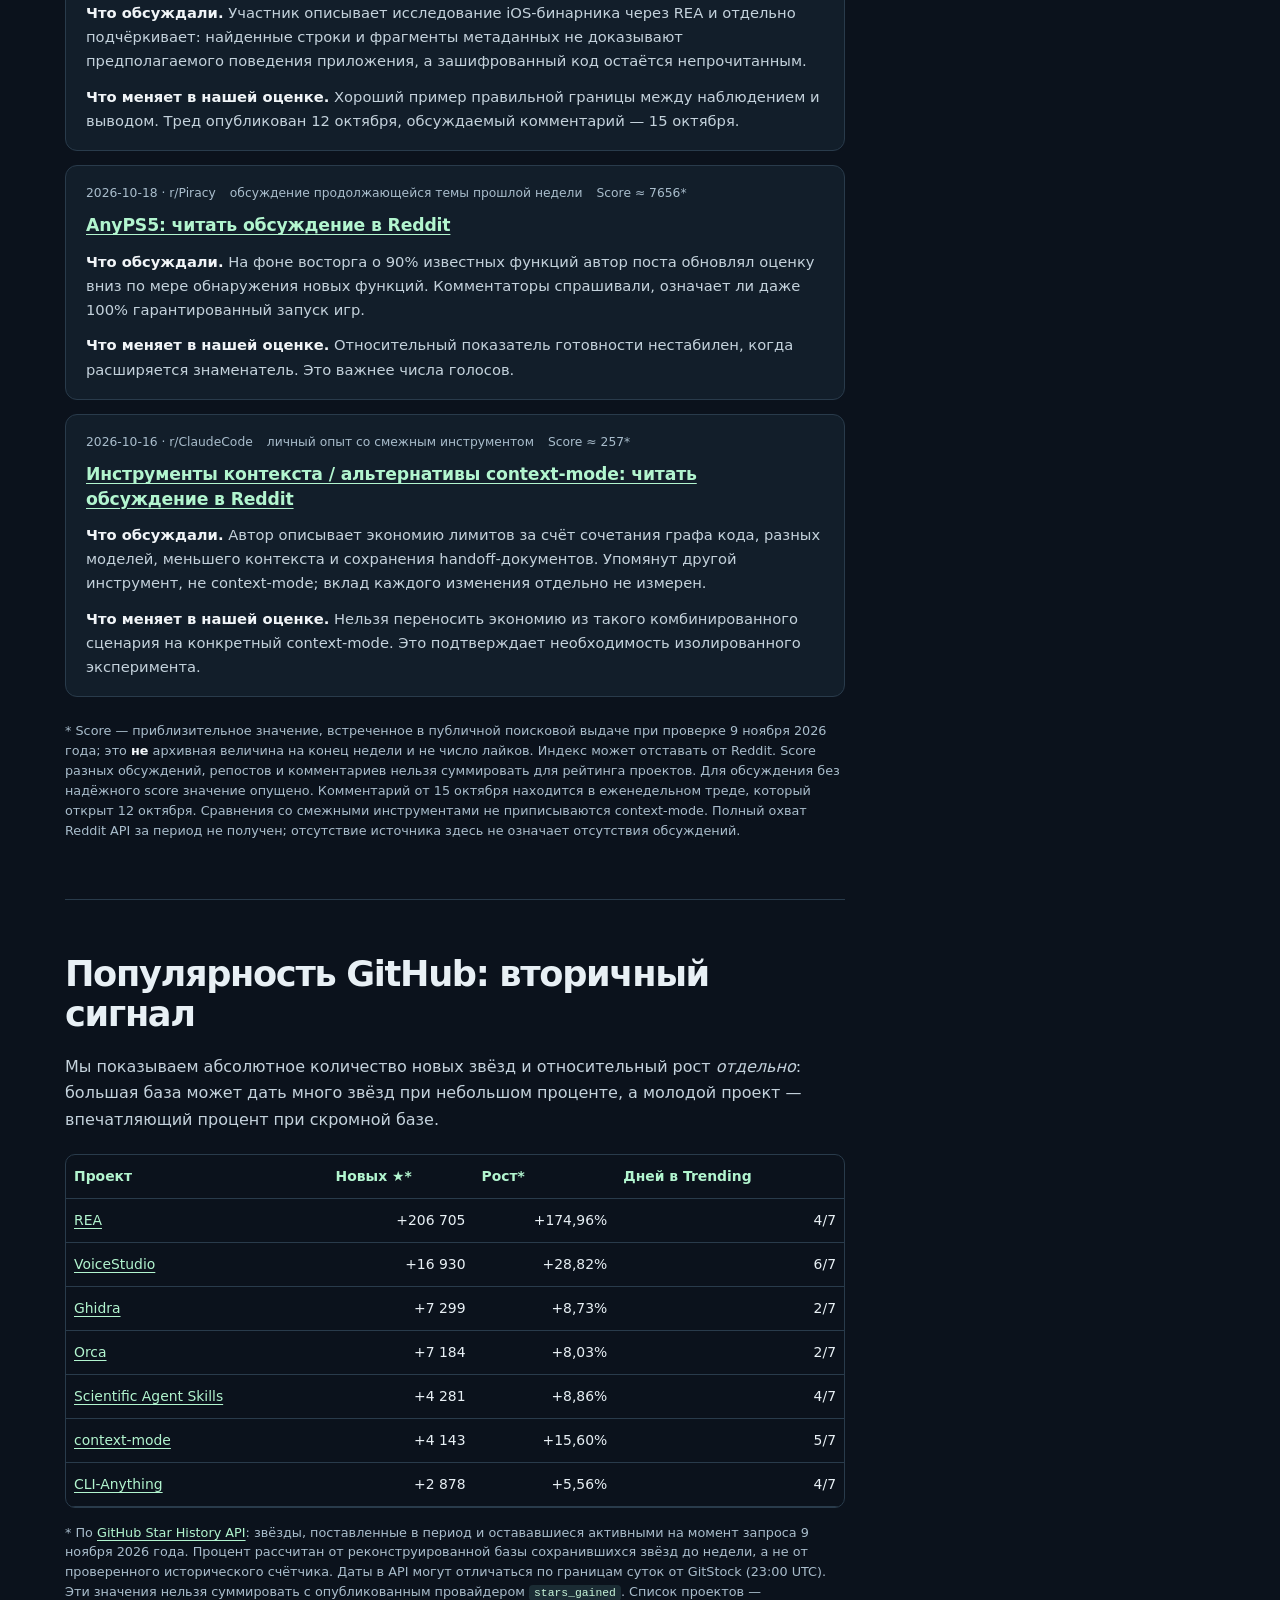
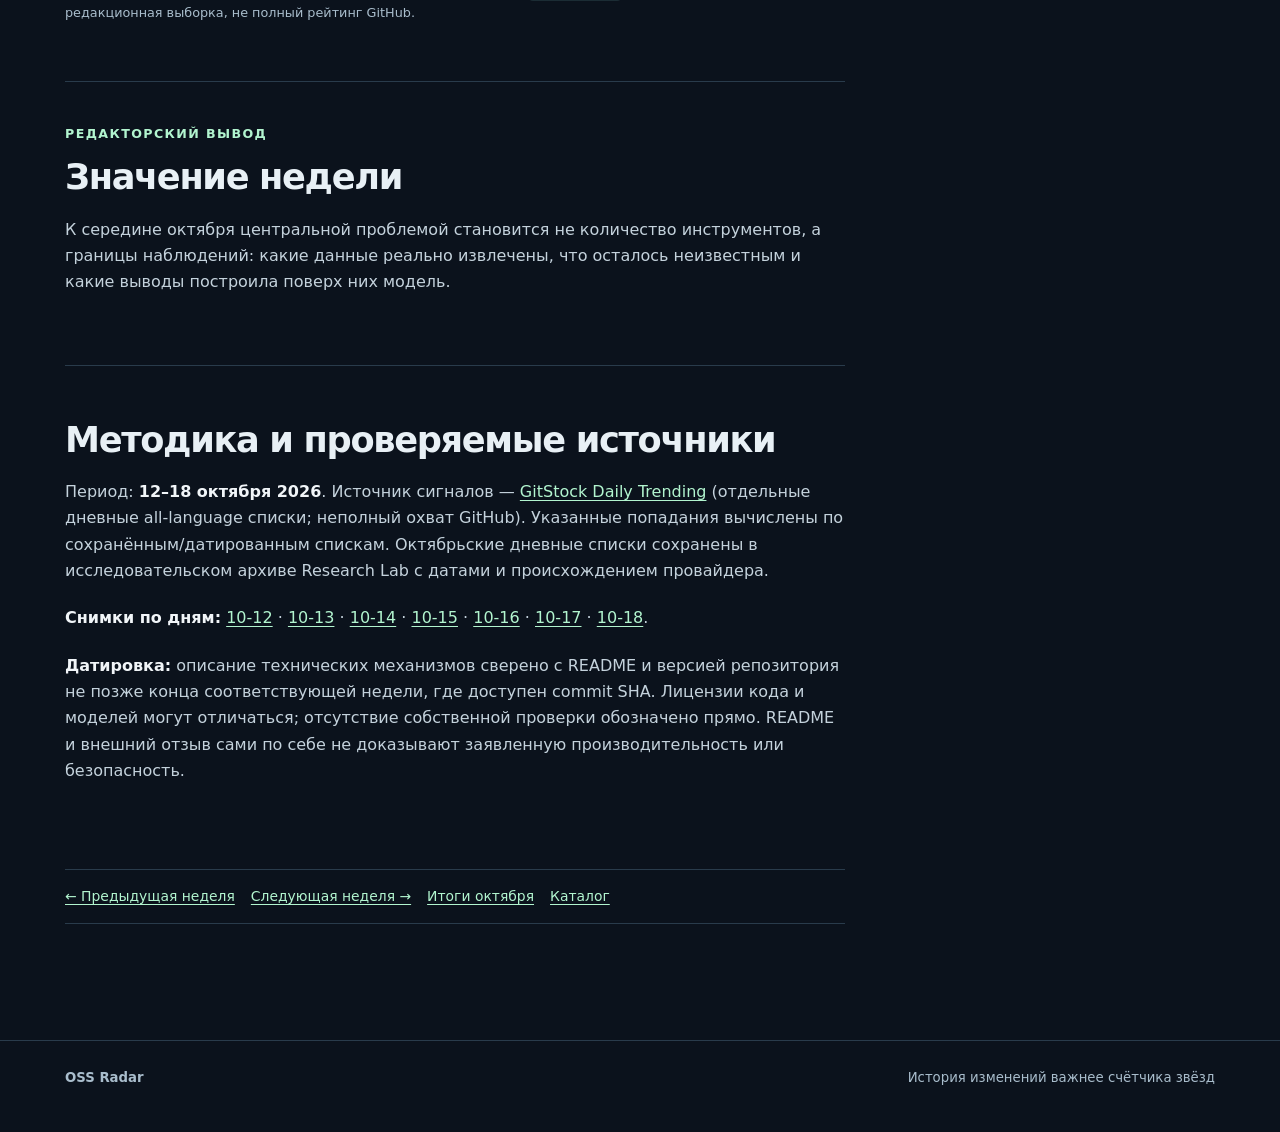
<file: reviews/2026-10-12-18.html>
<!doctype html><html lang="ru"><head><meta charset="utf-8"><meta name="viewport" content="width=device-width,initial-scale=1"><meta name="theme-color" content="#0b121c"><meta name="description" content="Релизы REA 6.5–6.7 сделали работу с Evidence удобнее, Graphify исправил ошибки AST-графа, а VoiceStudio собрал внимание ещё до подтверждённых мобильных релизов."><meta http-equiv="Content-Security-Policy" content="default-src 'self'; style-src 'self'; script-src 'none'; img-src 'self' data:; object-src 'none'; base-uri 'self'"><title>После первого всплеска REA развивал проверяемость результатов — OSS Radar</title><link rel="stylesheet" href="../style.css"></head><body><a class="skip" href="#main">Перейти к содержимому</a><header class="site-header"><div class="container header-inner"><a class="brand" href="../index.html">◎ OSS Radar</a><nav class="nav"><a href="../index.html#issues">Каталог</a><a href="#sources">Источники</a></nav></div></header><main id="main"><section class="container review-hero"><div class="eyebrow">Недельная аналитика · 12–18 октября 2026 · переработано 9 ноября 2026</div><h1>После первого всплеска REA развивал проверяемость результатов</h1><p class="hero-lead">Релизы REA 6.5–6.7 сделали работу с Evidence удобнее, Graphify исправил ошибки AST-графа, а VoiceStudio собрал внимание ещё до подтверждённых мобильных релизов.</p><div class="issue-meta"><span class="meta-item">81 попадание · 38 репозиториев · 7 дней</span><span class="meta-item">Изменения + Reddit + GitStock</span><span class="meta-item">Код не запускали, без собственного benchmark</span></div><aside class="notice">Источник сигнала — GitStock, дневной снимок GitHub Trending в <strong>23:00 UTC</strong>. Дата попадания в тренд не равна дате релиза. Редакция разделяет официальные версии, независимые тесты и пользовательские самоотчёты.</aside><nav class="week-links" aria-label="Навигация выпусков"><a href="./2026-10-05-11.html">← Предыдущая неделя</a><a href="./2026-10-19-25.html">Следующая неделя →</a><a href="./2026-10-month.html">Итоги октября</a><a href="../index.html#issues">Каталог</a></nav></section><div class="container article-layout"><article class="prose"><section class="article-intro" id="overview"><h2>Суть недели</h2><p>В первую очередь анализируем события проектов, потом популярность. Ниже датированные релизы и свидетельства, после которых становится понятен смысл недели. Ссылки на все репозитории и источники сохранены.</p></section><section class="project-section" id="updates"><h2>Какие изменения произошли</h2><div class="change-events"><article class="change-event" id="event-1"><div class="change-meta"><span>14–18.10 · Релизы 6.5–6.7</span><span><a href="https://github.com/morluto/rea" target="_blank" rel="noopener noreferrer">morluto/rea</a></span></div><h3>Меньше догадок: выборочные данные и исправления конфигураций</h3><p>6.5 добавил выборочную JS-реконструкцию и компактные представления больших Evidence; 6.7 улучшил работу с повторяющимися JSON-полями конфигурации клиентов. 6.6 имел тег, но не выходил в npm.</p><p><strong>Значение и ограничения:</strong> Повторное попадание REA — продолжение истории версий. Найденные строки и графы всё ещё не доказывают смысл программы.</p><p class="reddit-crossref"><strong>Свидетельства Reddit:</strong> <a href="#reddit-rea-caveat">Читать датированное обсуждение и редакционный вывод</a></p><p class="source-row"><strong>Первоисточник:</strong> <a href="https://github.com/morluto/rea/releases/tag/rea-agents-6.5.0" target="_blank" rel="noopener noreferrer">Открыть релиз</a></p></article>
<article class="change-event" id="event-2"><div class="change-meta"><span>16.10 · Релиз v0.9.92</span><span><a href="https://github.com/Graphify-Labs/graphify" target="_blank" rel="noopener noreferrer">Graphify-Labs/graphify</a></span></div><h3>Graphify менял точность графа до будущего пика Trending</h3><p>Исправлены ошибки разрешения вызовов, идентификаторов и дубликатов для ряда языков. Из-за изменения формата кэша граф после обновления перестраивается.</p><p><strong>Значение и ограничения:</strong> Это измеримый эффект на точность структуры, но не доказанная экономия токенов для всех задач.</p><p class="source-row"><strong>Первоисточник:</strong> <a href="https://github.com/Graphify-Labs/graphify/releases/tag/v0.9.92" target="_blank" rel="noopener noreferrer">Открыть релиз</a></p></article>
<article class="change-event" id="event-3"><div class="change-meta"><span>12–18.10 · Устойчивый Trending</span><span><a href="https://github.com/debpalash/VoiceStudio" target="_blank" rel="noopener noreferrer">debpalash/VoiceStudio</a></span></div><h3>Интерес к локальному аудио раньше мобильной beta</h3><p>VoiceStudio появлялся в шести из семи сохранённых списков. Исторический README описывал ASR, TTS, дубляж и работу с несколькими движками; подтверждённые мобильные beta-релизы появились 23–24 октября.</p><p><strong>Значение и ограничения:</strong> Нельзя приписывать поздние мобильные функции неделе 12–18-го или обещать одинаковое качество разных языков.</p><p class="source-row"><strong>Первоисточник:</strong> <a href="https://github.com/debpalash/VoiceStudio" target="_blank" rel="noopener noreferrer">Открыть источник</a></p></article>
<article class="change-event" id="event-4"><div class="change-meta"><span>12–18.10 · Тренд исследовательских навыков</span><span><a href="https://github.com/K-Dense-AI/scientific-agent-skills" target="_blank" rel="noopener noreferrer">K-Dense-AI/scientific-agent-skills</a></span></div><h3>Научные skills и CLI-Anything не заменяют проверку результатов</h3><p>Оба проекта систематизируют доступ к инструментам: один — научным библиотекам, другой — привычным графическим приложениям через CLI. Релиз Scientific Agent Skills 2.72 датирован ещё 1 октября.</p><p><strong>Значение и ограничения:</strong> Число готовых skills не равно научной воспроизводимости; чужие примеры экономии контекста нельзя без теста приписывать этим программам.</p><p class="reddit-crossref"><strong>Свидетельства Reddit:</strong> <a href="#reddit-tools-bench">Читать датированное обсуждение и редакционный вывод</a></p><p class="source-row"><strong>Первоисточник:</strong> <a href="https://github.com/K-Dense-AI/scientific-agent-skills" target="_blank" rel="noopener noreferrer">Открыть источник</a></p></article></div></section><section class="project-section" id="context"><h2>Что осталось за пределами релизов</h2><p>context-mode продолжил попадать в Trending, но лицензия ELv2 не является OSI-approved open-source. Ghidra — зрелый анализатор, а не внезапно появившийся новый проект.</p><p class="method-small"><strong>Другие отслеживаемые репозитории:</strong> <a href="https://github.com/mksglu/context-mode" target="_blank" rel="noopener noreferrer">mksglu/context-mode</a> · <a href="https://github.com/NationalSecurityAgency/ghidra" target="_blank" rel="noopener noreferrer">NationalSecurityAgency/ghidra</a> · <a href="https://github.com/HKUDS/CLI-Anything" target="_blank" rel="noopener noreferrer">HKUDS/CLI-Anything</a> · <a href="https://github.com/stablyai/orca" target="_blank" rel="noopener noreferrer">stablyai/orca</a>.</p><p class="method-small"><strong>Полный список репозиториев этого выпуска:</strong> <a href="https://github.com/morluto/rea" target="_blank" rel="noopener noreferrer">morluto/rea</a> · <a href="https://github.com/debpalash/VoiceStudio" target="_blank" rel="noopener noreferrer">debpalash/VoiceStudio</a> · <a href="https://github.com/NationalSecurityAgency/ghidra" target="_blank" rel="noopener noreferrer">NationalSecurityAgency/ghidra</a> · <a href="https://github.com/stablyai/orca" target="_blank" rel="noopener noreferrer">stablyai/orca</a> · <a href="https://github.com/K-Dense-AI/scientific-agent-skills" target="_blank" rel="noopener noreferrer">K-Dense-AI/scientific-agent-skills</a> · <a href="https://github.com/mksglu/context-mode" target="_blank" rel="noopener noreferrer">mksglu/context-mode</a> · <a href="https://github.com/HKUDS/CLI-Anything" target="_blank" rel="noopener noreferrer">HKUDS/CLI-Anything</a>.</p></section><section class="project-section" id="community">
<h2>Как Reddit меняет оценку</h2>
<p class="method-small"><strong>Как искали:</strong> открытый веб-поиск по названию проекта, ссылке GitHub и тематическим сообществам; дата и содержание проверены по найденным публикациям. Авторизация Reddit и API-ключ не нужны для этого редакционного метода. Это не полный архив Reddit и не автоматический рейтинг.</p>
<p><strong>Отобрано 3 конкретных источника Reddit.</strong> Это редакционная выборка обсуждений, а не полный счётчик постов за неделю. Они нужны, чтобы проверить восприятие проекта, найти критику и сформулировать тесты; анонсы, личный опыт и независимые измерения помечены разными категориями.</p>
<div class="reddit-evidence-list"><article class="reddit-evidence" id="reddit-rea-caveat"><div class="reddit-meta"><span>2026-10-15 · r/ReverseEngineering</span><span>содержательный комментарий в еженедельном треде</span></div><h3><a href="https://www.reddit.com/r/ReverseEngineering/comments/1x3v0xv/" target="_blank" rel="noopener noreferrer">REA: читать обсуждение в Reddit</a></h3><p><strong>Что обсуждали.</strong> Участник описывает исследование iOS-бинарника через REA и отдельно подчёркивает: найденные строки и фрагменты метаданных не доказывают предполагаемого поведения приложения, а зашифрованный код остаётся непрочитанным.</p><p><strong>Что меняет в нашей оценке.</strong> Хороший пример правильной границы между наблюдением и выводом. Тред опубликован 12 октября, обсуждаемый комментарий — 15 октября.</p></article>
<article class="reddit-evidence" id="reddit-anyps5-shift"><div class="reddit-meta"><span>2026-10-18 · r/Piracy</span><span>обсуждение продолжающейся темы прошлой недели</span><span>Score ≈ 7656*</span></div><h3><a href="https://www.reddit.com/r/Piracy/comments/1x8s5o1/" target="_blank" rel="noopener noreferrer">AnyPS5: читать обсуждение в Reddit</a></h3><p><strong>Что обсуждали.</strong> На фоне восторга о 90% известных функций автор поста обновлял оценку вниз по мере обнаружения новых функций. Комментаторы спрашивали, означает ли даже 100% гарантированный запуск игр.</p><p><strong>Что меняет в нашей оценке.</strong> Относительный показатель готовности нестабилен, когда расширяется знаменатель. Это важнее числа голосов.</p></article>
<article class="reddit-evidence" id="reddit-tools-bench"><div class="reddit-meta"><span>2026-10-16 · r/ClaudeCode</span><span>личный опыт со смежным инструментом</span><span>Score ≈ 257*</span></div><h3><a href="https://www.reddit.com/r/ClaudeCode/comments/1x7ifnd/" target="_blank" rel="noopener noreferrer">Инструменты контекста / альтернативы context-mode: читать обсуждение в Reddit</a></h3><p><strong>Что обсуждали.</strong> Автор описывает экономию лимитов за счёт сочетания графа кода, разных моделей, меньшего контекста и сохранения handoff-документов. Упомянут другой инструмент, не context-mode; вклад каждого изменения отдельно не измерен.</p><p><strong>Что меняет в нашей оценке.</strong> Нельзя переносить экономию из такого комбинированного сценария на конкретный context-mode. Это подтверждает необходимость изолированного эксперимента.</p></article></div>
<p class="method-small">* Score — приблизительное значение, встреченное в публичной поисковой выдаче при проверке 9 ноября 2026 года; это <strong>не</strong> архивная величина на конец недели и не число лайков. Индекс может отставать от Reddit. Score разных обсуждений, репостов и комментариев нельзя суммировать для рейтинга проектов. Для обсуждения без надёжного score значение опущено. Комментарий от 15 октября находится в еженедельном треде, который открыт 12 октября. Сравнения со смежными инструментами не приписываются context-mode. Полный охват Reddit API за период не получен; отсутствие источника здесь не означает отсутствия обсуждений.</p>
</section><section class="project-section" id="growth"><h2>Популярность GitHub: вторичный сигнал</h2>
<p>Мы показываем абсолютное количество новых звёзд и относительный рост <em>отдельно</em>: большая база может дать много звёзд при небольшом проценте, а молодой проект — впечатляющий процент при скромной базе.</p>
<div class="table-scroll" role="region" aria-label="Динамика звёзд за неделю" tabindex="0">
<table><thead><tr><th scope="col">Проект</th><th scope="col">Новых ★*</th><th scope="col">Рост*</th><th scope="col">Дней в Trending</th></tr></thead><tbody><tr><td><a href="https://github.com/morluto/rea" target="_blank" rel="noopener noreferrer">REA</a></td><td class="num">+206 705</td><td class="num">+174,96%</td><td class="num">4/7</td></tr>
<tr><td><a href="https://github.com/debpalash/VoiceStudio" target="_blank" rel="noopener noreferrer">VoiceStudio</a></td><td class="num">+16 930</td><td class="num">+28,82%</td><td class="num">6/7</td></tr>
<tr><td><a href="https://github.com/NationalSecurityAgency/ghidra" target="_blank" rel="noopener noreferrer">Ghidra</a></td><td class="num">+7 299</td><td class="num">+8,73%</td><td class="num">2/7</td></tr>
<tr><td><a href="https://github.com/stablyai/orca" target="_blank" rel="noopener noreferrer">Orca</a></td><td class="num">+7 184</td><td class="num">+8,03%</td><td class="num">2/7</td></tr>
<tr><td><a href="https://github.com/K-Dense-AI/scientific-agent-skills" target="_blank" rel="noopener noreferrer">Scientific Agent Skills</a></td><td class="num">+4 281</td><td class="num">+8,86%</td><td class="num">4/7</td></tr>
<tr><td><a href="https://github.com/mksglu/context-mode" target="_blank" rel="noopener noreferrer">context-mode</a></td><td class="num">+4 143</td><td class="num">+15,60%</td><td class="num">5/7</td></tr>
<tr><td><a href="https://github.com/HKUDS/CLI-Anything" target="_blank" rel="noopener noreferrer">CLI-Anything</a></td><td class="num">+2 878</td><td class="num">+5,56%</td><td class="num">4/7</td></tr></tbody></table></div>
<p class="method-small">* По <a href="https://docs.github.com/en/rest/activity/starring" target="_blank" rel="noopener noreferrer">GitHub Star History API</a>: звёзды, поставленные в период и остававшиеся активными на момент запроса 9 ноября 2026 года. Процент рассчитан от реконструированной базы сохранившихся звёзд до недели, а не от проверенного исторического счётчика. Даты в API могут отличаться по границам суток от GitStock (23:00 UTC). Эти значения нельзя суммировать с опубликованным провайдером <code>stars_gained</code>. Список проектов — редакционная выборка, не полный рейтинг GitHub.</p>
</section><section class="verdict" id="conclusion"><div class="eyebrow">Редакторский вывод</div><h2>Значение недели</h2><p>К середине октября центральной проблемой становится не количество инструментов, а границы наблюдений: какие данные реально извлечены, что осталось неизвестным и какие выводы построила поверх них модель.</p></section><section class="project-section" id="sources"><h2>Методика и проверяемые источники</h2>
<p>Период: <strong>12–18 октября 2026</strong>. Источник сигналов — <a href="https://gitstock.org/docs/trending" target="_blank" rel="noopener noreferrer">GitStock Daily Trending</a> (отдельные дневные all-language списки; неполный охват GitHub). Указанные попадания вычислены по сохранённым/датированным спискам. Октябрьские дневные списки сохранены в исследовательском архиве Research Lab с датами и происхождением провайдера.</p>
<p><strong>Снимки по дням:</strong> <a href="https://gitstock.org/api/v1/github/trending?period=daily&amp;date=2026-10-12" target="_blank" rel="noopener noreferrer">10-12</a> · <a href="https://gitstock.org/api/v1/github/trending?period=daily&amp;date=2026-10-13" target="_blank" rel="noopener noreferrer">10-13</a> · <a href="https://gitstock.org/api/v1/github/trending?period=daily&amp;date=2026-10-14" target="_blank" rel="noopener noreferrer">10-14</a> · <a href="https://gitstock.org/api/v1/github/trending?period=daily&amp;date=2026-10-15" target="_blank" rel="noopener noreferrer">10-15</a> · <a href="https://gitstock.org/api/v1/github/trending?period=daily&amp;date=2026-10-16" target="_blank" rel="noopener noreferrer">10-16</a> · <a href="https://gitstock.org/api/v1/github/trending?period=daily&amp;date=2026-10-17" target="_blank" rel="noopener noreferrer">10-17</a> · <a href="https://gitstock.org/api/v1/github/trending?period=daily&amp;date=2026-10-18" target="_blank" rel="noopener noreferrer">10-18</a>.</p>
<p><strong>Датировка:</strong> описание технических механизмов сверено с README и версией репозитория не позже конца соответствующей недели, где доступен commit SHA. Лицензии кода и моделей могут отличаться; отсутствие собственной проверки обозначено прямо. README и внешний отзыв сами по себе не доказывают заявленную производительность или безопасность.</p></section><nav class="week-links" aria-label="Навигация выпусков"><a href="./2026-10-05-11.html">← Предыдущая неделя</a><a href="./2026-10-19-25.html">Следующая неделя →</a><a href="./2026-10-month.html">Итоги октября</a><a href="../index.html#issues">Каталог</a></nav></article><aside class="toc"><div class="eyebrow">Выпуск</div><a href="#overview">Коротко</a><a href="#updates">Релизы и события</a><a href="#context">Другие проекты</a><a href="#community">Reddit</a><a href="#growth">Динамика звёзд</a><a href="#conclusion">Вывод</a><a href="#sources">Методика</a></aside></div></main><footer class="site-footer"><div class="container footer-inner"><strong>OSS Radar</strong><span>История изменений важнее счётчика звёзд</span></div></footer></body></html>
</file>
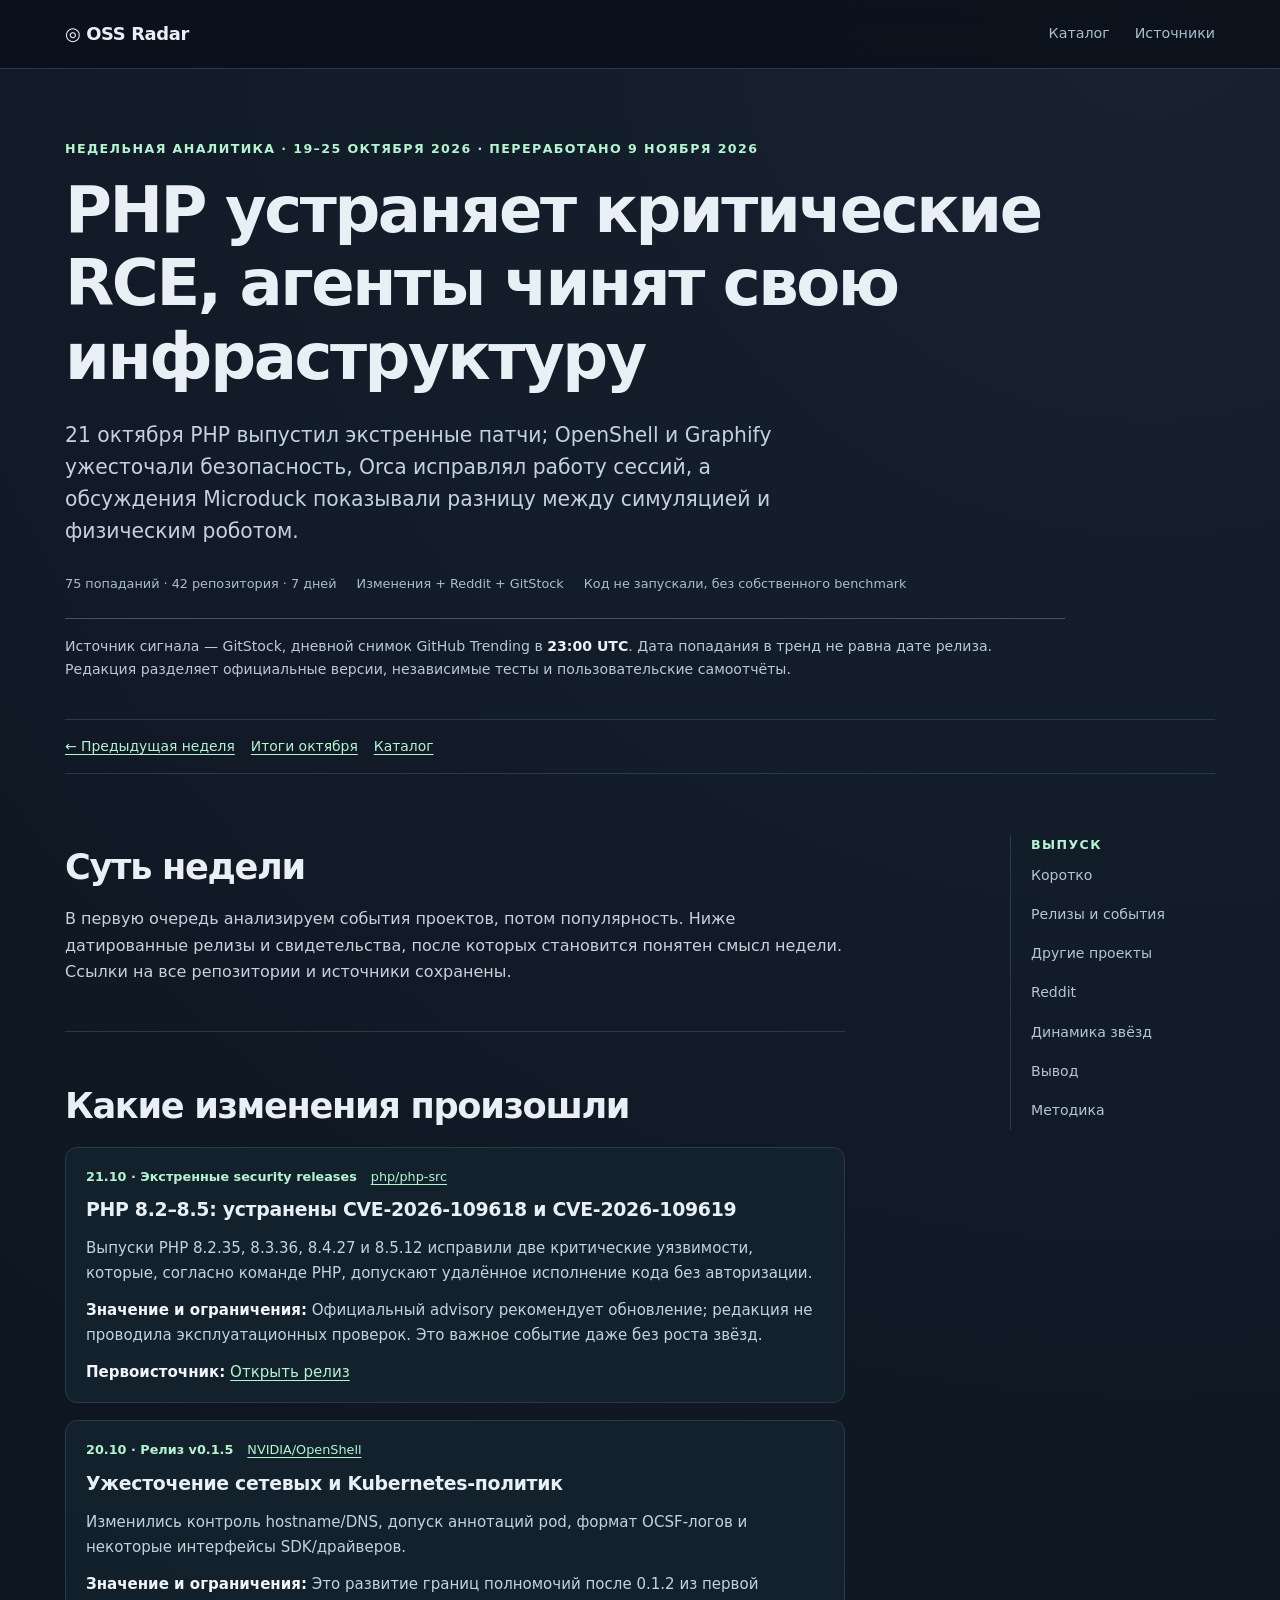
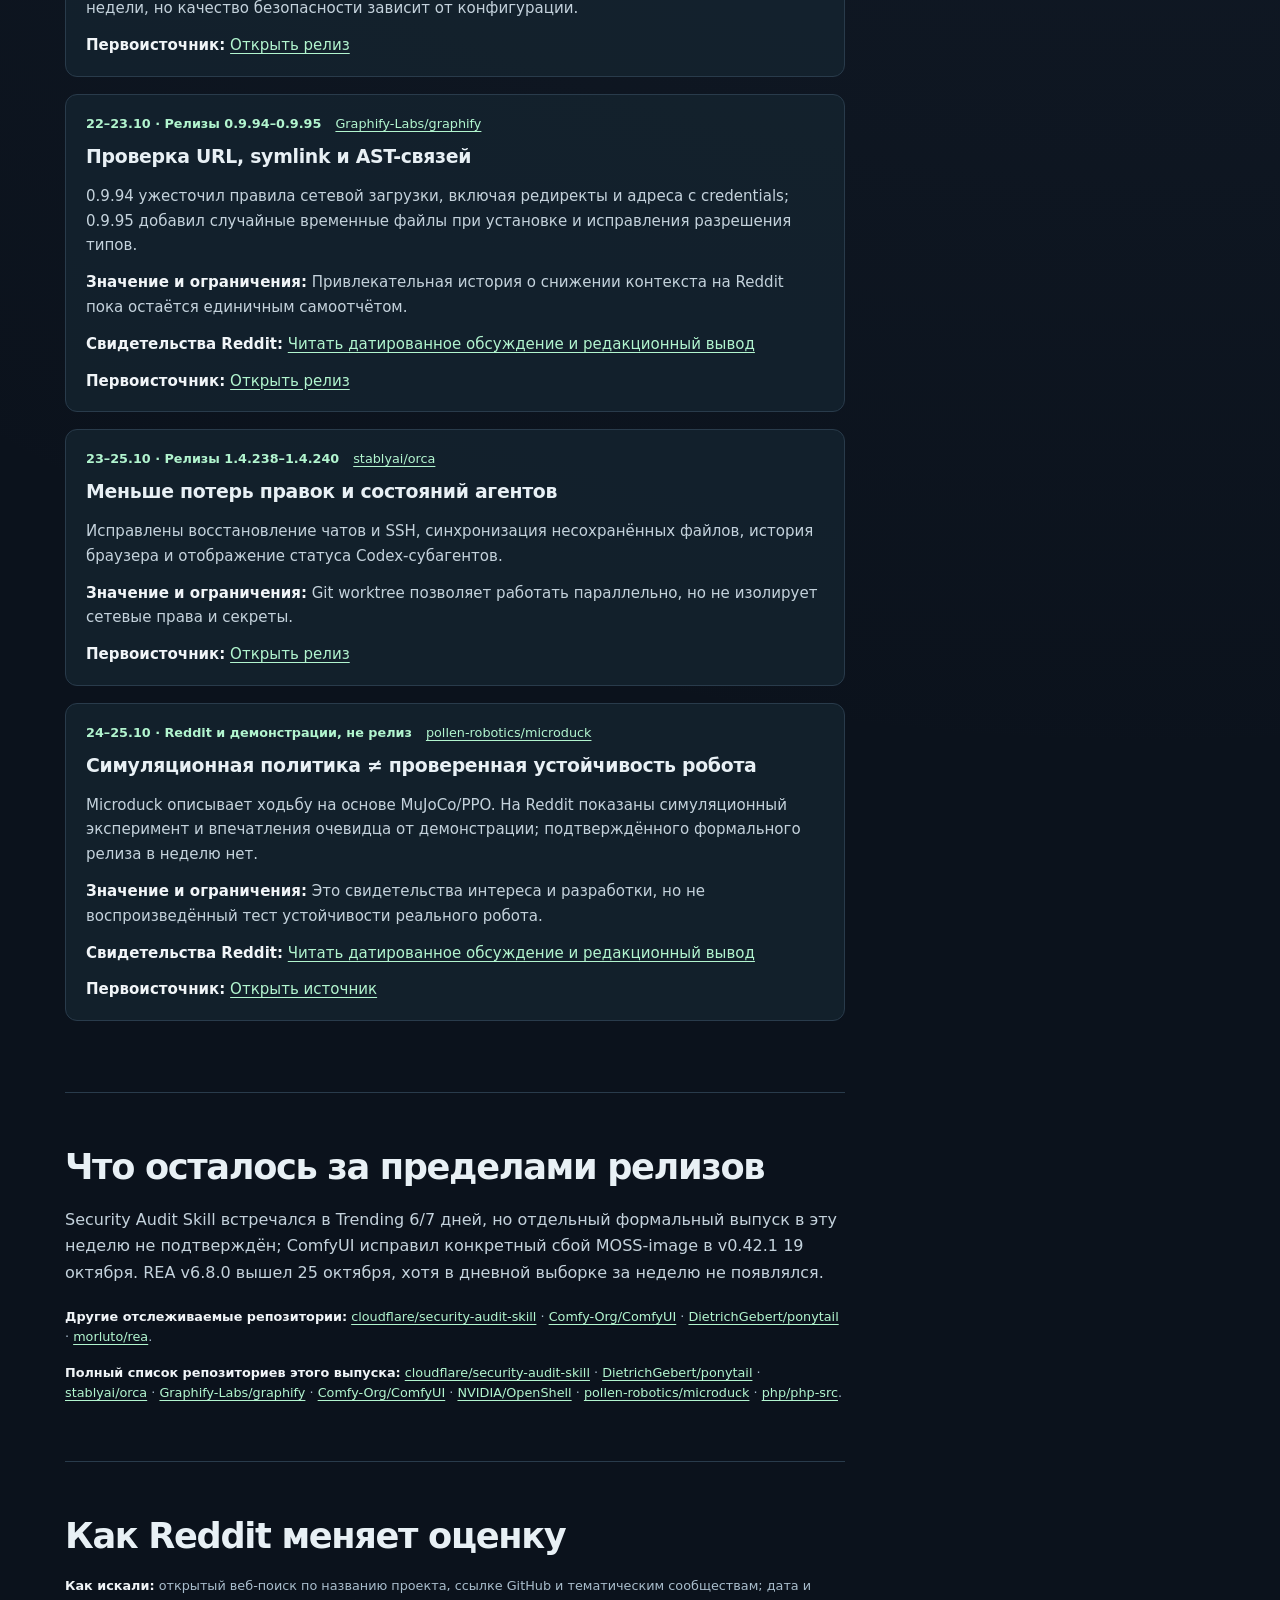
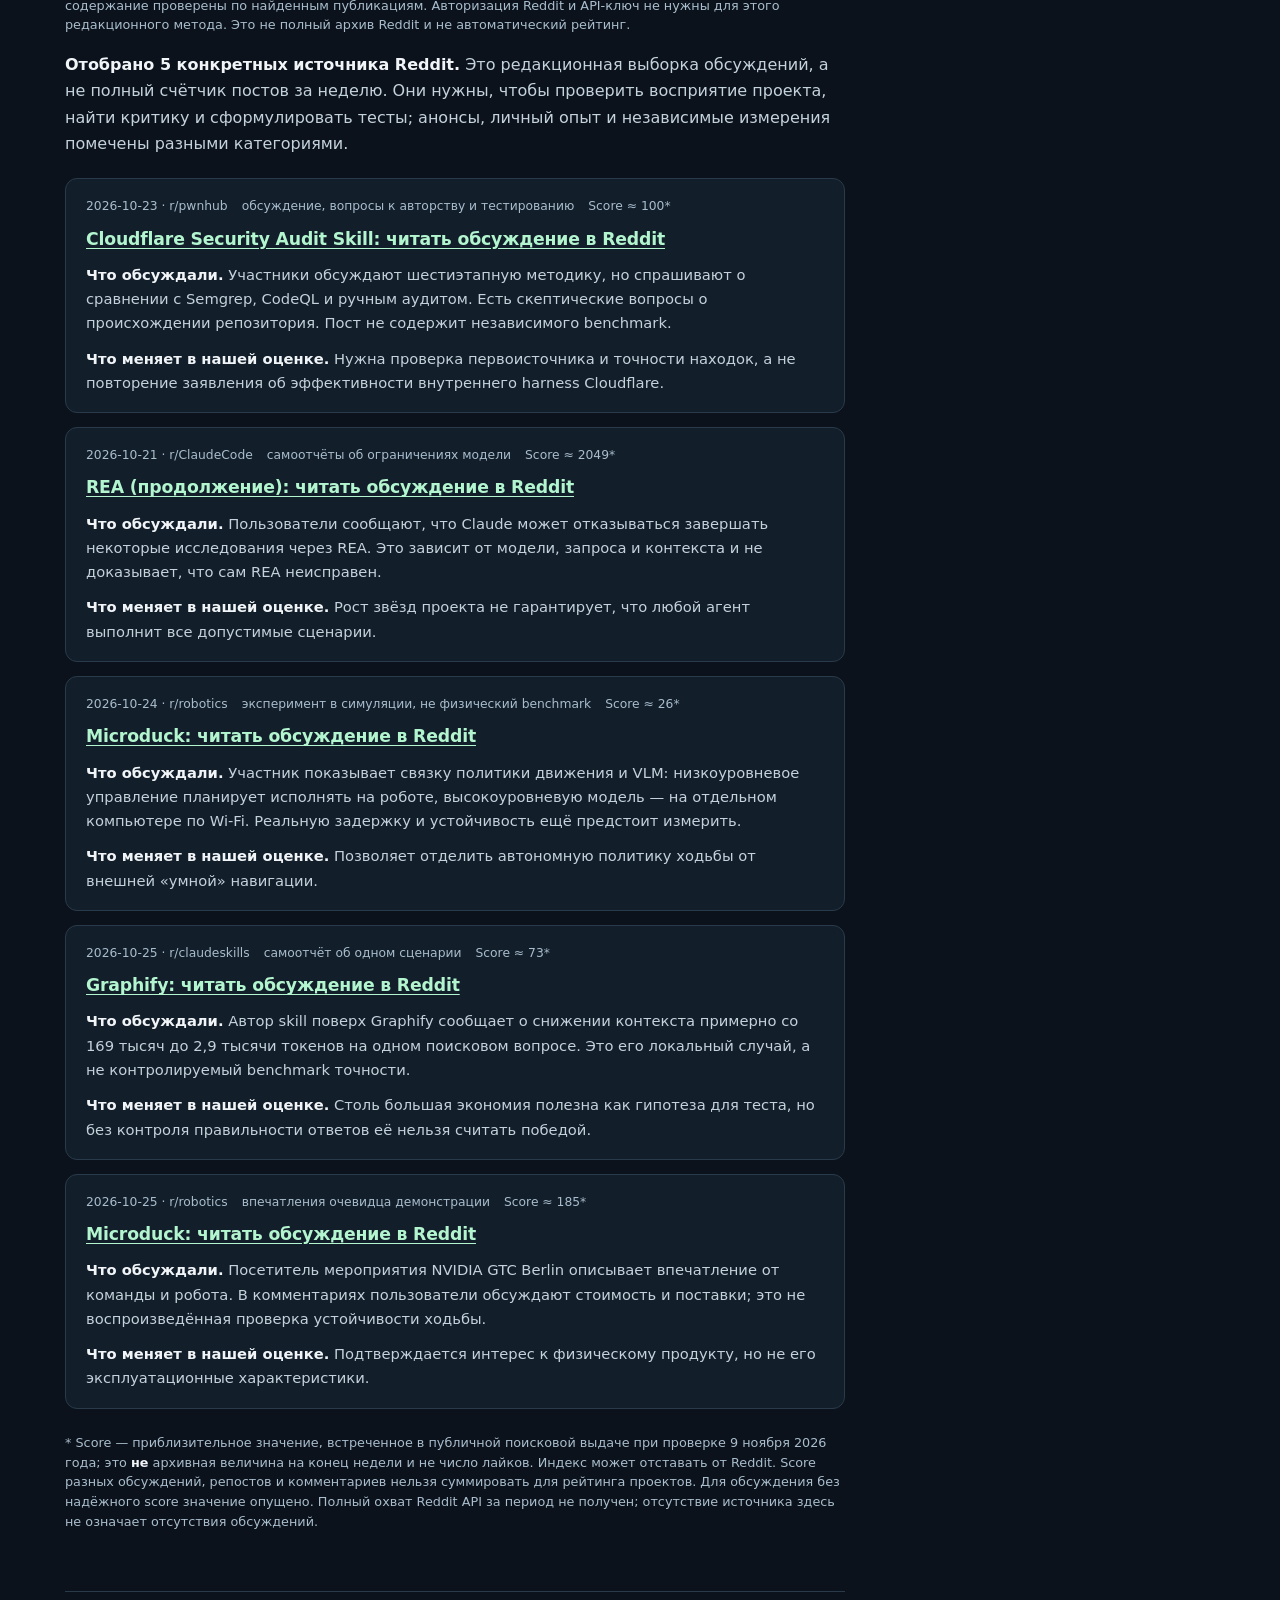
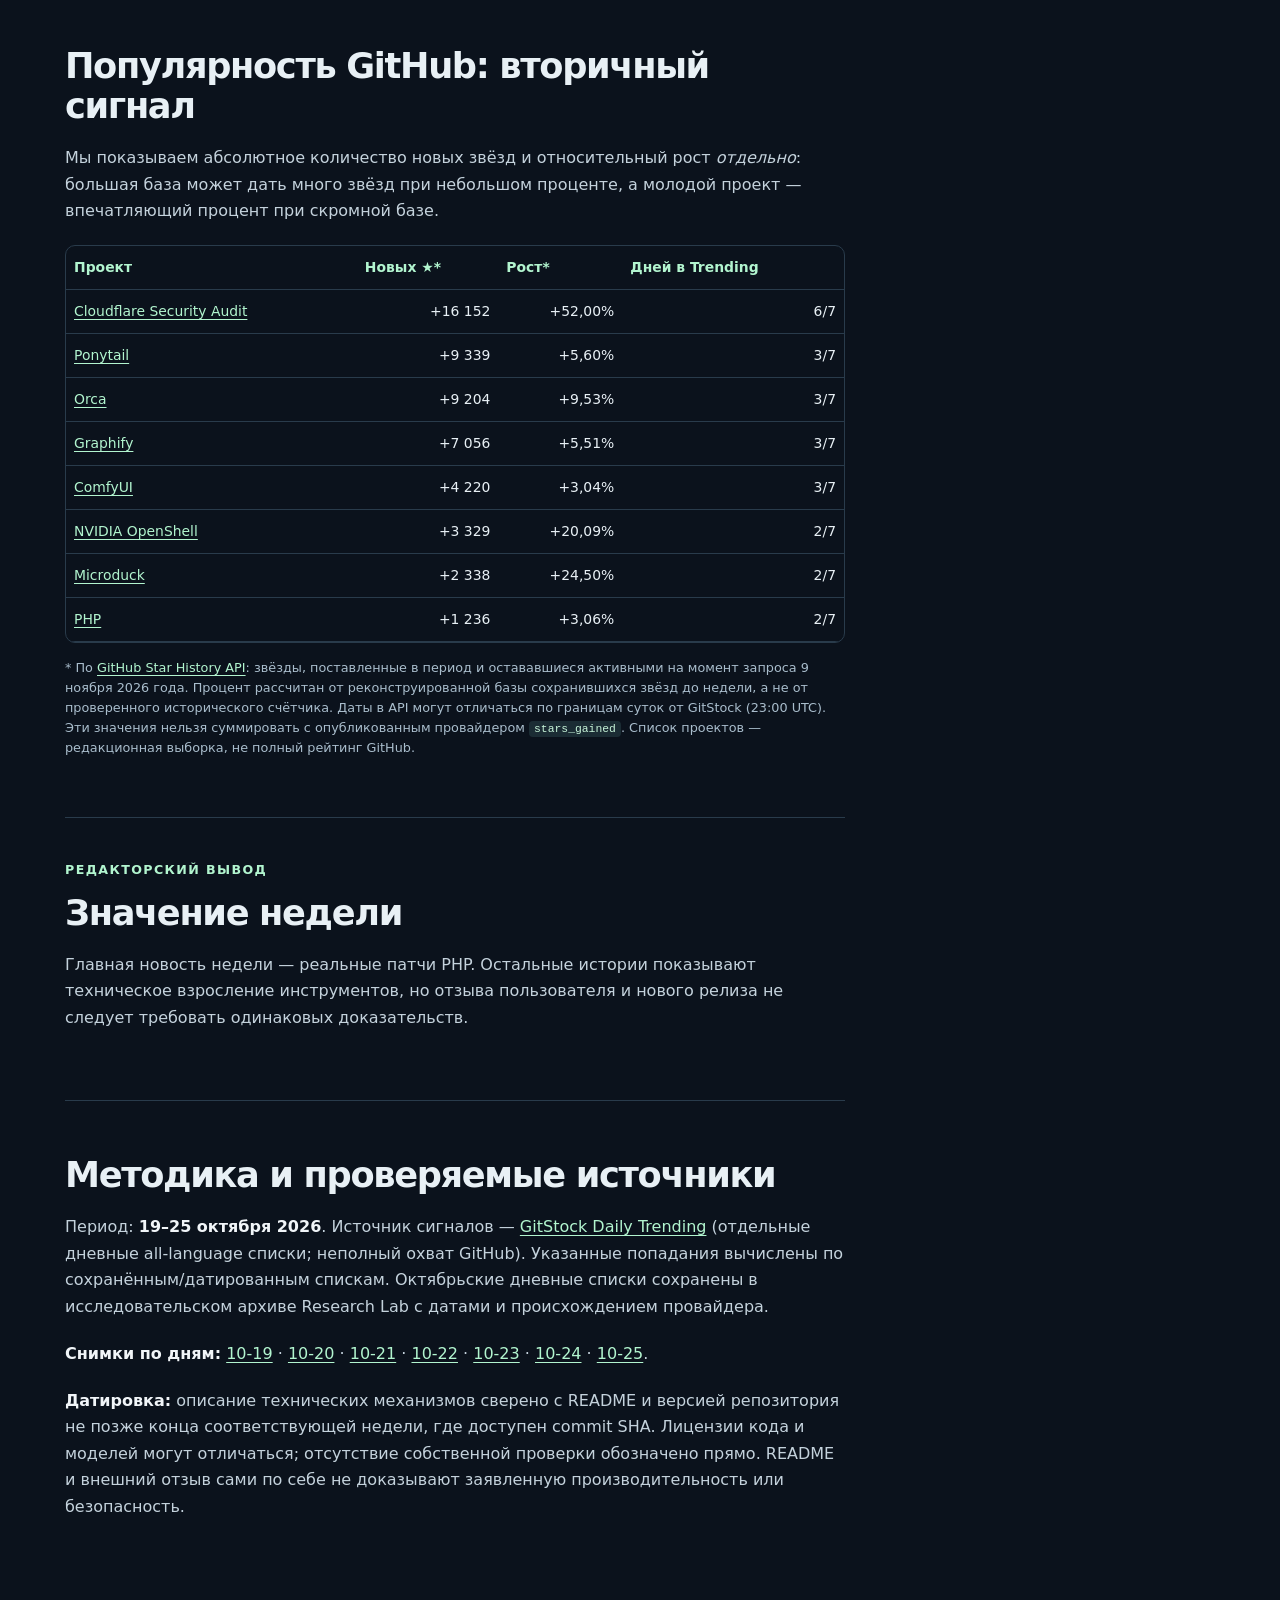
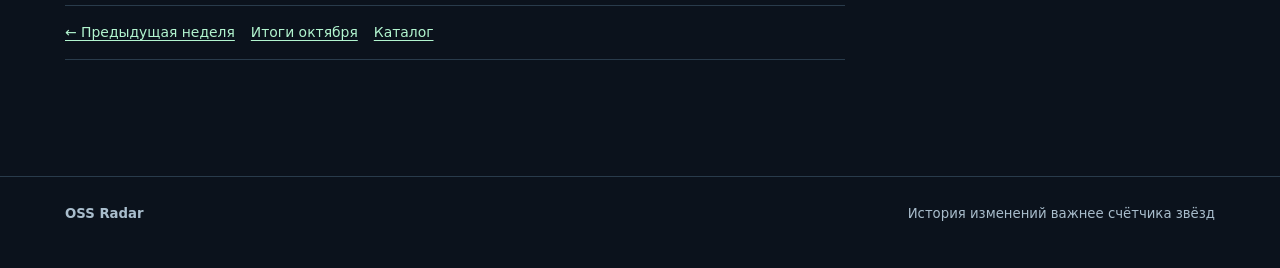
<file: reviews/2026-10-19-25.html>
<!doctype html><html lang="ru"><head><meta charset="utf-8"><meta name="viewport" content="width=device-width,initial-scale=1"><meta name="theme-color" content="#0b121c"><meta name="description" content="21 октября PHP выпустил экстренные патчи; OpenShell и Graphify ужесточали безопасность, Orca исправлял работу сессий, а обсуждения Microduck показывали разницу между симуляцией и физическим роботом."><meta http-equiv="Content-Security-Policy" content="default-src 'self'; style-src 'self'; script-src 'none'; img-src 'self' data:; object-src 'none'; base-uri 'self'"><title>PHP устраняет критические RCE, агенты чинят свою инфраструктуру — OSS Radar</title><link rel="stylesheet" href="../style.css"></head><body><a class="skip" href="#main">Перейти к содержимому</a><header class="site-header"><div class="container header-inner"><a class="brand" href="../index.html">◎ OSS Radar</a><nav class="nav"><a href="../index.html#issues">Каталог</a><a href="#sources">Источники</a></nav></div></header><main id="main"><section class="container review-hero"><div class="eyebrow">Недельная аналитика · 19–25 октября 2026 · переработано 9 ноября 2026</div><h1>PHP устраняет критические RCE, агенты чинят свою инфраструктуру</h1><p class="hero-lead">21 октября PHP выпустил экстренные патчи; OpenShell и Graphify ужесточали безопасность, Orca исправлял работу сессий, а обсуждения Microduck показывали разницу между симуляцией и физическим роботом.</p><div class="issue-meta"><span class="meta-item">75 попаданий · 42 репозитория · 7 дней</span><span class="meta-item">Изменения + Reddit + GitStock</span><span class="meta-item">Код не запускали, без собственного benchmark</span></div><aside class="notice">Источник сигнала — GitStock, дневной снимок GitHub Trending в <strong>23:00 UTC</strong>. Дата попадания в тренд не равна дате релиза. Редакция разделяет официальные версии, независимые тесты и пользовательские самоотчёты.</aside><nav class="week-links" aria-label="Навигация выпусков"><a href="./2026-10-12-18.html">← Предыдущая неделя</a><a href="./2026-10-month.html">Итоги октября</a><a href="../index.html#issues">Каталог</a></nav></section><div class="container article-layout"><article class="prose"><section class="article-intro" id="overview"><h2>Суть недели</h2><p>В первую очередь анализируем события проектов, потом популярность. Ниже датированные релизы и свидетельства, после которых становится понятен смысл недели. Ссылки на все репозитории и источники сохранены.</p></section><section class="project-section" id="updates"><h2>Какие изменения произошли</h2><div class="change-events"><article class="change-event" id="event-1"><div class="change-meta"><span>21.10 · Экстренные security releases</span><span><a href="https://github.com/php/php-src" target="_blank" rel="noopener noreferrer">php/php-src</a></span></div><h3>PHP 8.2–8.5: устранены CVE-2026-109618 и CVE-2026-109619</h3><p>Выпуски PHP 8.2.35, 8.3.36, 8.4.27 и 8.5.12 исправили две критические уязвимости, которые, согласно команде PHP, допускают удалённое исполнение кода без авторизации.</p><p><strong>Значение и ограничения:</strong> Официальный advisory рекомендует обновление; редакция не проводила эксплуатационных проверок. Это важное событие даже без роста звёзд.</p><p class="source-row"><strong>Первоисточник:</strong> <a href="https://github.com/php/php-src/releases/tag/php-8.5.12" target="_blank" rel="noopener noreferrer">Открыть релиз</a></p></article>
<article class="change-event" id="event-2"><div class="change-meta"><span>20.10 · Релиз v0.1.5</span><span><a href="https://github.com/NVIDIA/OpenShell" target="_blank" rel="noopener noreferrer">NVIDIA/OpenShell</a></span></div><h3>Ужесточение сетевых и Kubernetes-политик</h3><p>Изменились контроль hostname/DNS, допуск аннотаций pod, формат OCSF-логов и некоторые интерфейсы SDK/драйверов.</p><p><strong>Значение и ограничения:</strong> Это развитие границ полномочий после 0.1.2 из первой недели, но качество безопасности зависит от конфигурации.</p><p class="source-row"><strong>Первоисточник:</strong> <a href="https://github.com/NVIDIA/OpenShell/releases/tag/v0.1.5" target="_blank" rel="noopener noreferrer">Открыть релиз</a></p></article>
<article class="change-event" id="event-3"><div class="change-meta"><span>22–23.10 · Релизы 0.9.94–0.9.95</span><span><a href="https://github.com/Graphify-Labs/graphify" target="_blank" rel="noopener noreferrer">Graphify-Labs/graphify</a></span></div><h3>Проверка URL, symlink и AST-связей</h3><p>0.9.94 ужесточил правила сетевой загрузки, включая редиректы и адреса с credentials; 0.9.95 добавил случайные временные файлы при установке и исправления разрешения типов.</p><p><strong>Значение и ограничения:</strong> Привлекательная история о снижении контекста на Reddit пока остаётся единичным самоотчётом.</p><p class="reddit-crossref"><strong>Свидетельства Reddit:</strong> <a href="#reddit-graphify-experience">Читать датированное обсуждение и редакционный вывод</a></p><p class="source-row"><strong>Первоисточник:</strong> <a href="https://github.com/Graphify-Labs/graphify/releases/tag/v0.9.95" target="_blank" rel="noopener noreferrer">Открыть релиз</a></p></article>
<article class="change-event" id="event-4"><div class="change-meta"><span>23–25.10 · Релизы 1.4.238–1.4.240</span><span><a href="https://github.com/stablyai/orca" target="_blank" rel="noopener noreferrer">stablyai/orca</a></span></div><h3>Меньше потерь правок и состояний агентов</h3><p>Исправлены восстановление чатов и SSH, синхронизация несохранённых файлов, история браузера и отображение статуса Codex-субагентов.</p><p><strong>Значение и ограничения:</strong> Git worktree позволяет работать параллельно, но не изолирует сетевые права и секреты.</p><p class="source-row"><strong>Первоисточник:</strong> <a href="https://github.com/stablyai/orca/releases/tag/v1.4.240" target="_blank" rel="noopener noreferrer">Открыть релиз</a></p></article>
<article class="change-event" id="event-5"><div class="change-meta"><span>24–25.10 · Reddit и демонстрации, не релиз</span><span><a href="https://github.com/pollen-robotics/microduck" target="_blank" rel="noopener noreferrer">pollen-robotics/microduck</a></span></div><h3>Симуляционная политика ≠ проверенная устойчивость робота</h3><p>Microduck описывает ходьбу на основе MuJoCo/PPO. На Reddit показаны симуляционный эксперимент и впечатления очевидца от демонстрации; подтверждённого формального релиза в неделю нет.</p><p><strong>Значение и ограничения:</strong> Это свидетельства интереса и разработки, но не воспроизведённый тест устойчивости реального робота.</p><p class="reddit-crossref"><strong>Свидетельства Reddit:</strong> <a href="#reddit-microduck-sim">Читать датированное обсуждение и редакционный вывод</a></p><p class="source-row"><strong>Первоисточник:</strong> <a href="https://www.reddit.com/r/robotics/comments/1xdz1gu/" target="_blank" rel="noopener noreferrer">Открыть источник</a></p></article></div></section><section class="project-section" id="context"><h2>Что осталось за пределами релизов</h2><p>Security Audit Skill встречался в Trending 6/7 дней, но отдельный формальный выпуск в эту неделю не подтверждён; ComfyUI исправил конкретный сбой MOSS-image в v0.42.1 19 октября. REA v6.8.0 вышел 25 октября, хотя в дневной выборке за неделю не появлялся.</p><p class="method-small"><strong>Другие отслеживаемые репозитории:</strong> <a href="https://github.com/cloudflare/security-audit-skill" target="_blank" rel="noopener noreferrer">cloudflare/security-audit-skill</a> · <a href="https://github.com/Comfy-Org/ComfyUI" target="_blank" rel="noopener noreferrer">Comfy-Org/ComfyUI</a> · <a href="https://github.com/DietrichGebert/ponytail" target="_blank" rel="noopener noreferrer">DietrichGebert/ponytail</a> · <a href="https://github.com/morluto/rea" target="_blank" rel="noopener noreferrer">morluto/rea</a>.</p><p class="method-small"><strong>Полный список репозиториев этого выпуска:</strong> <a href="https://github.com/cloudflare/security-audit-skill" target="_blank" rel="noopener noreferrer">cloudflare/security-audit-skill</a> · <a href="https://github.com/DietrichGebert/ponytail" target="_blank" rel="noopener noreferrer">DietrichGebert/ponytail</a> · <a href="https://github.com/stablyai/orca" target="_blank" rel="noopener noreferrer">stablyai/orca</a> · <a href="https://github.com/Graphify-Labs/graphify" target="_blank" rel="noopener noreferrer">Graphify-Labs/graphify</a> · <a href="https://github.com/Comfy-Org/ComfyUI" target="_blank" rel="noopener noreferrer">Comfy-Org/ComfyUI</a> · <a href="https://github.com/NVIDIA/OpenShell" target="_blank" rel="noopener noreferrer">NVIDIA/OpenShell</a> · <a href="https://github.com/pollen-robotics/microduck" target="_blank" rel="noopener noreferrer">pollen-robotics/microduck</a> · <a href="https://github.com/php/php-src" target="_blank" rel="noopener noreferrer">php/php-src</a>.</p></section><section class="project-section" id="community">
<h2>Как Reddit меняет оценку</h2>
<p class="method-small"><strong>Как искали:</strong> открытый веб-поиск по названию проекта, ссылке GitHub и тематическим сообществам; дата и содержание проверены по найденным публикациям. Авторизация Reddit и API-ключ не нужны для этого редакционного метода. Это не полный архив Reddit и не автоматический рейтинг.</p>
<p><strong>Отобрано 5 конкретных источника Reddit.</strong> Это редакционная выборка обсуждений, а не полный счётчик постов за неделю. Они нужны, чтобы проверить восприятие проекта, найти критику и сформулировать тесты; анонсы, личный опыт и независимые измерения помечены разными категориями.</p>
<div class="reddit-evidence-list"><article class="reddit-evidence" id="reddit-cloudflare-critique"><div class="reddit-meta"><span>2026-10-23 · r/pwnhub</span><span>обсуждение, вопросы к авторству и тестированию</span><span>Score ≈ 100*</span></div><h3><a href="https://www.reddit.com/r/pwnhub/comments/1xdc02m/" target="_blank" rel="noopener noreferrer">Cloudflare Security Audit Skill: читать обсуждение в Reddit</a></h3><p><strong>Что обсуждали.</strong> Участники обсуждают шестиэтапную методику, но спрашивают о сравнении с Semgrep, CodeQL и ручным аудитом. Есть скептические вопросы о происхождении репозитория. Пост не содержит независимого benchmark.</p><p><strong>Что меняет в нашей оценке.</strong> Нужна проверка первоисточника и точности находок, а не повторение заявления об эффективности внутреннего harness Cloudflare.</p></article>
<article class="reddit-evidence" id="reddit-rea-guardrails"><div class="reddit-meta"><span>2026-10-21 · r/ClaudeCode</span><span>самоотчёты об ограничениях модели</span><span>Score ≈ 2049*</span></div><h3><a href="https://www.reddit.com/r/ClaudeCode/comments/1xbtl8w/" target="_blank" rel="noopener noreferrer">REA (продолжение): читать обсуждение в Reddit</a></h3><p><strong>Что обсуждали.</strong> Пользователи сообщают, что Claude может отказываться завершать некоторые исследования через REA. Это зависит от модели, запроса и контекста и не доказывает, что сам REA неисправен.</p><p><strong>Что меняет в нашей оценке.</strong> Рост звёзд проекта не гарантирует, что любой агент выполнит все допустимые сценарии.</p></article>
<article class="reddit-evidence" id="reddit-microduck-sim"><div class="reddit-meta"><span>2026-10-24 · r/robotics</span><span>эксперимент в симуляции, не физический benchmark</span><span>Score ≈ 26*</span></div><h3><a href="https://www.reddit.com/r/robotics/comments/1xdz1gu/" target="_blank" rel="noopener noreferrer">Microduck: читать обсуждение в Reddit</a></h3><p><strong>Что обсуждали.</strong> Участник показывает связку политики движения и VLM: низкоуровневое управление планирует исполнять на роботе, высокоуровневую модель — на отдельном компьютере по Wi‑Fi. Реальную задержку и устойчивость ещё предстоит измерить.</p><p><strong>Что меняет в нашей оценке.</strong> Позволяет отделить автономную политику ходьбы от внешней «умной» навигации.</p></article>
<article class="reddit-evidence" id="reddit-graphify-experience"><div class="reddit-meta"><span>2026-10-25 · r/claudeskills</span><span>самоотчёт об одном сценарии</span><span>Score ≈ 73*</span></div><h3><a href="https://www.reddit.com/r/claudeskills/comments/1xf6c4b/" target="_blank" rel="noopener noreferrer">Graphify: читать обсуждение в Reddit</a></h3><p><strong>Что обсуждали.</strong> Автор skill поверх Graphify сообщает о снижении контекста примерно со 169 тысяч до 2,9 тысячи токенов на одном поисковом вопросе. Это его локальный случай, а не контролируемый benchmark точности.</p><p><strong>Что меняет в нашей оценке.</strong> Столь большая экономия полезна как гипотеза для теста, но без контроля правильности ответов её нельзя считать победой.</p></article>
<article class="reddit-evidence" id="reddit-microduck-event"><div class="reddit-meta"><span>2026-10-25 · r/robotics</span><span>впечатления очевидца демонстрации</span><span>Score ≈ 185*</span></div><h3><a href="https://www.reddit.com/r/robotics/comments/1xfagiq/" target="_blank" rel="noopener noreferrer">Microduck: читать обсуждение в Reddit</a></h3><p><strong>Что обсуждали.</strong> Посетитель мероприятия NVIDIA GTC Berlin описывает впечатление от команды и робота. В комментариях пользователи обсуждают стоимость и поставки; это не воспроизведённая проверка устойчивости ходьбы.</p><p><strong>Что меняет в нашей оценке.</strong> Подтверждается интерес к физическому продукту, но не его эксплуатационные характеристики.</p></article></div>
<p class="method-small">* Score — приблизительное значение, встреченное в публичной поисковой выдаче при проверке 9 ноября 2026 года; это <strong>не</strong> архивная величина на конец недели и не число лайков. Индекс может отставать от Reddit. Score разных обсуждений, репостов и комментариев нельзя суммировать для рейтинга проектов. Для обсуждения без надёжного score значение опущено.  Полный охват Reddit API за период не получен; отсутствие источника здесь не означает отсутствия обсуждений.</p>
</section><section class="project-section" id="growth"><h2>Популярность GitHub: вторичный сигнал</h2>
<p>Мы показываем абсолютное количество новых звёзд и относительный рост <em>отдельно</em>: большая база может дать много звёзд при небольшом проценте, а молодой проект — впечатляющий процент при скромной базе.</p>
<div class="table-scroll" role="region" aria-label="Динамика звёзд за неделю" tabindex="0">
<table><thead><tr><th scope="col">Проект</th><th scope="col">Новых ★*</th><th scope="col">Рост*</th><th scope="col">Дней в Trending</th></tr></thead><tbody><tr><td><a href="https://github.com/cloudflare/security-audit-skill" target="_blank" rel="noopener noreferrer">Cloudflare Security Audit</a></td><td class="num">+16 152</td><td class="num">+52,00%</td><td class="num">6/7</td></tr>
<tr><td><a href="https://github.com/DietrichGebert/ponytail" target="_blank" rel="noopener noreferrer">Ponytail</a></td><td class="num">+9 339</td><td class="num">+5,60%</td><td class="num">3/7</td></tr>
<tr><td><a href="https://github.com/stablyai/orca" target="_blank" rel="noopener noreferrer">Orca</a></td><td class="num">+9 204</td><td class="num">+9,53%</td><td class="num">3/7</td></tr>
<tr><td><a href="https://github.com/Graphify-Labs/graphify" target="_blank" rel="noopener noreferrer">Graphify</a></td><td class="num">+7 056</td><td class="num">+5,51%</td><td class="num">3/7</td></tr>
<tr><td><a href="https://github.com/Comfy-Org/ComfyUI" target="_blank" rel="noopener noreferrer">ComfyUI</a></td><td class="num">+4 220</td><td class="num">+3,04%</td><td class="num">3/7</td></tr>
<tr><td><a href="https://github.com/NVIDIA/OpenShell" target="_blank" rel="noopener noreferrer">NVIDIA OpenShell</a></td><td class="num">+3 329</td><td class="num">+20,09%</td><td class="num">2/7</td></tr>
<tr><td><a href="https://github.com/pollen-robotics/microduck" target="_blank" rel="noopener noreferrer">Microduck</a></td><td class="num">+2 338</td><td class="num">+24,50%</td><td class="num">2/7</td></tr>
<tr><td><a href="https://github.com/php/php-src" target="_blank" rel="noopener noreferrer">PHP</a></td><td class="num">+1 236</td><td class="num">+3,06%</td><td class="num">2/7</td></tr></tbody></table></div>
<p class="method-small">* По <a href="https://docs.github.com/en/rest/activity/starring" target="_blank" rel="noopener noreferrer">GitHub Star History API</a>: звёзды, поставленные в период и остававшиеся активными на момент запроса 9 ноября 2026 года. Процент рассчитан от реконструированной базы сохранившихся звёзд до недели, а не от проверенного исторического счётчика. Даты в API могут отличаться по границам суток от GitStock (23:00 UTC). Эти значения нельзя суммировать с опубликованным провайдером <code>stars_gained</code>. Список проектов — редакционная выборка, не полный рейтинг GitHub.</p>
</section><section class="verdict" id="conclusion"><div class="eyebrow">Редакторский вывод</div><h2>Значение недели</h2><p>Главная новость недели — реальные патчи PHP. Остальные истории показывают техническое взросление инструментов, но отзыва пользователя и нового релиза не следует требовать одинаковых доказательств.</p></section><section class="project-section" id="sources"><h2>Методика и проверяемые источники</h2>
<p>Период: <strong>19–25 октября 2026</strong>. Источник сигналов — <a href="https://gitstock.org/docs/trending" target="_blank" rel="noopener noreferrer">GitStock Daily Trending</a> (отдельные дневные all-language списки; неполный охват GitHub). Указанные попадания вычислены по сохранённым/датированным спискам. Октябрьские дневные списки сохранены в исследовательском архиве Research Lab с датами и происхождением провайдера.</p>
<p><strong>Снимки по дням:</strong> <a href="https://gitstock.org/api/v1/github/trending?period=daily&amp;date=2026-10-19" target="_blank" rel="noopener noreferrer">10-19</a> · <a href="https://gitstock.org/api/v1/github/trending?period=daily&amp;date=2026-10-20" target="_blank" rel="noopener noreferrer">10-20</a> · <a href="https://gitstock.org/api/v1/github/trending?period=daily&amp;date=2026-10-21" target="_blank" rel="noopener noreferrer">10-21</a> · <a href="https://gitstock.org/api/v1/github/trending?period=daily&amp;date=2026-10-22" target="_blank" rel="noopener noreferrer">10-22</a> · <a href="https://gitstock.org/api/v1/github/trending?period=daily&amp;date=2026-10-23" target="_blank" rel="noopener noreferrer">10-23</a> · <a href="https://gitstock.org/api/v1/github/trending?period=daily&amp;date=2026-10-24" target="_blank" rel="noopener noreferrer">10-24</a> · <a href="https://gitstock.org/api/v1/github/trending?period=daily&amp;date=2026-10-25" target="_blank" rel="noopener noreferrer">10-25</a>.</p>
<p><strong>Датировка:</strong> описание технических механизмов сверено с README и версией репозитория не позже конца соответствующей недели, где доступен commit SHA. Лицензии кода и моделей могут отличаться; отсутствие собственной проверки обозначено прямо. README и внешний отзыв сами по себе не доказывают заявленную производительность или безопасность.</p></section><nav class="week-links" aria-label="Навигация выпусков"><a href="./2026-10-12-18.html">← Предыдущая неделя</a><a href="./2026-10-month.html">Итоги октября</a><a href="../index.html#issues">Каталог</a></nav></article><aside class="toc"><div class="eyebrow">Выпуск</div><a href="#overview">Коротко</a><a href="#updates">Релизы и события</a><a href="#context">Другие проекты</a><a href="#community">Reddit</a><a href="#growth">Динамика звёзд</a><a href="#conclusion">Вывод</a><a href="#sources">Методика</a></aside></div></main><footer class="site-footer"><div class="container footer-inner"><strong>OSS Radar</strong><span>История изменений важнее счётчика звёзд</span></div></footer></body></html>
</file>
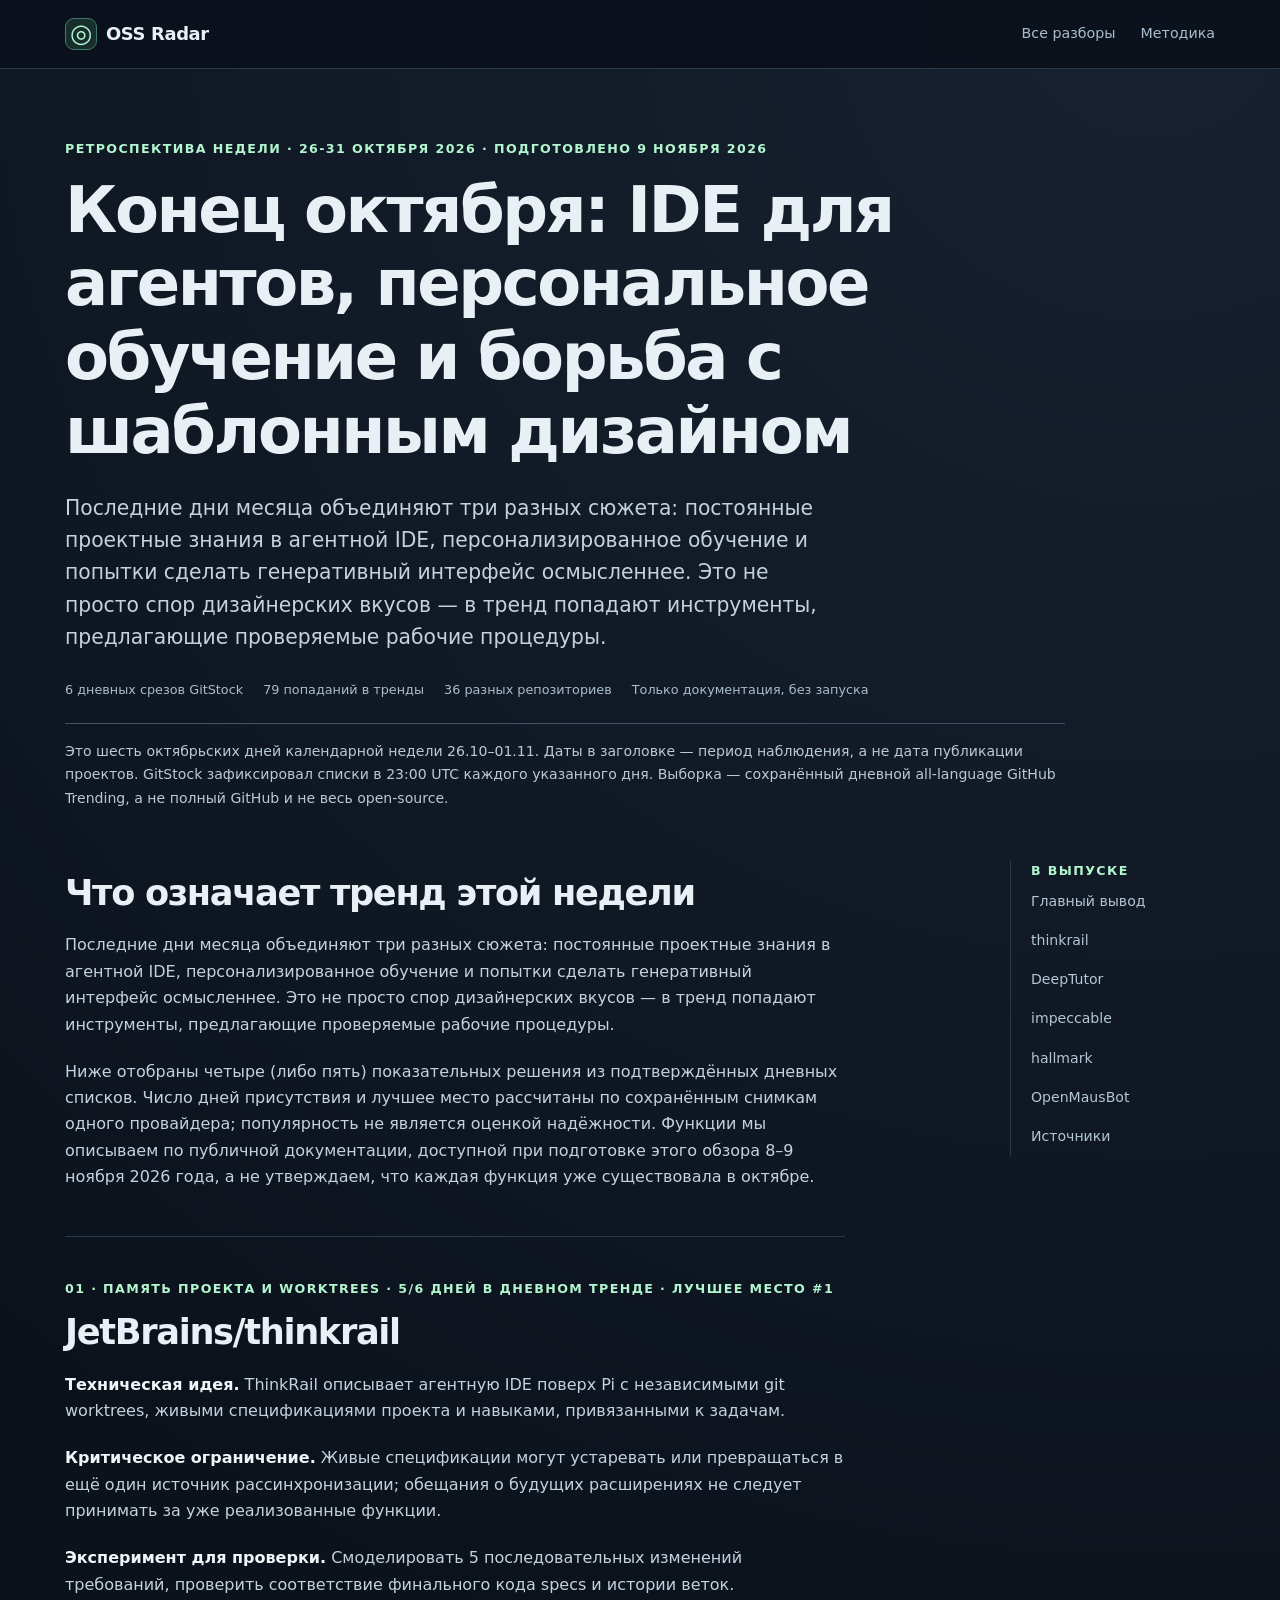
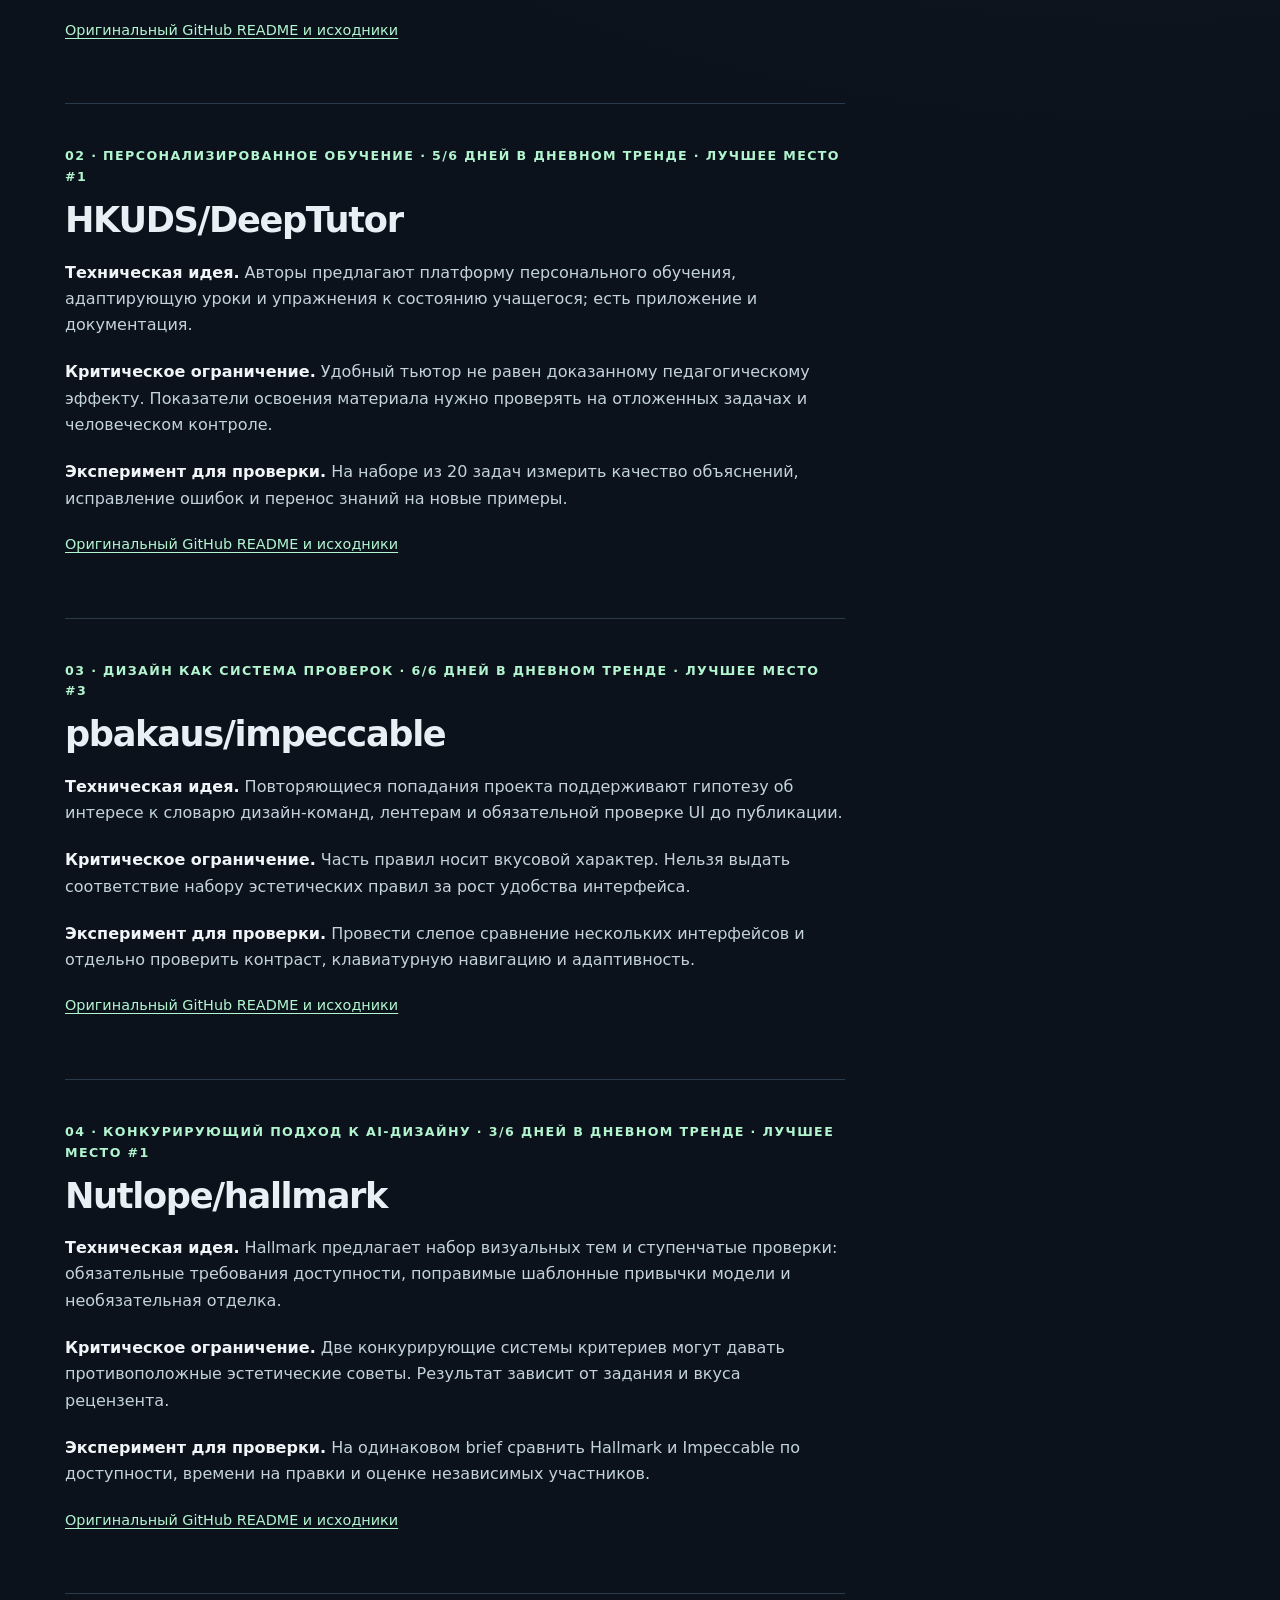
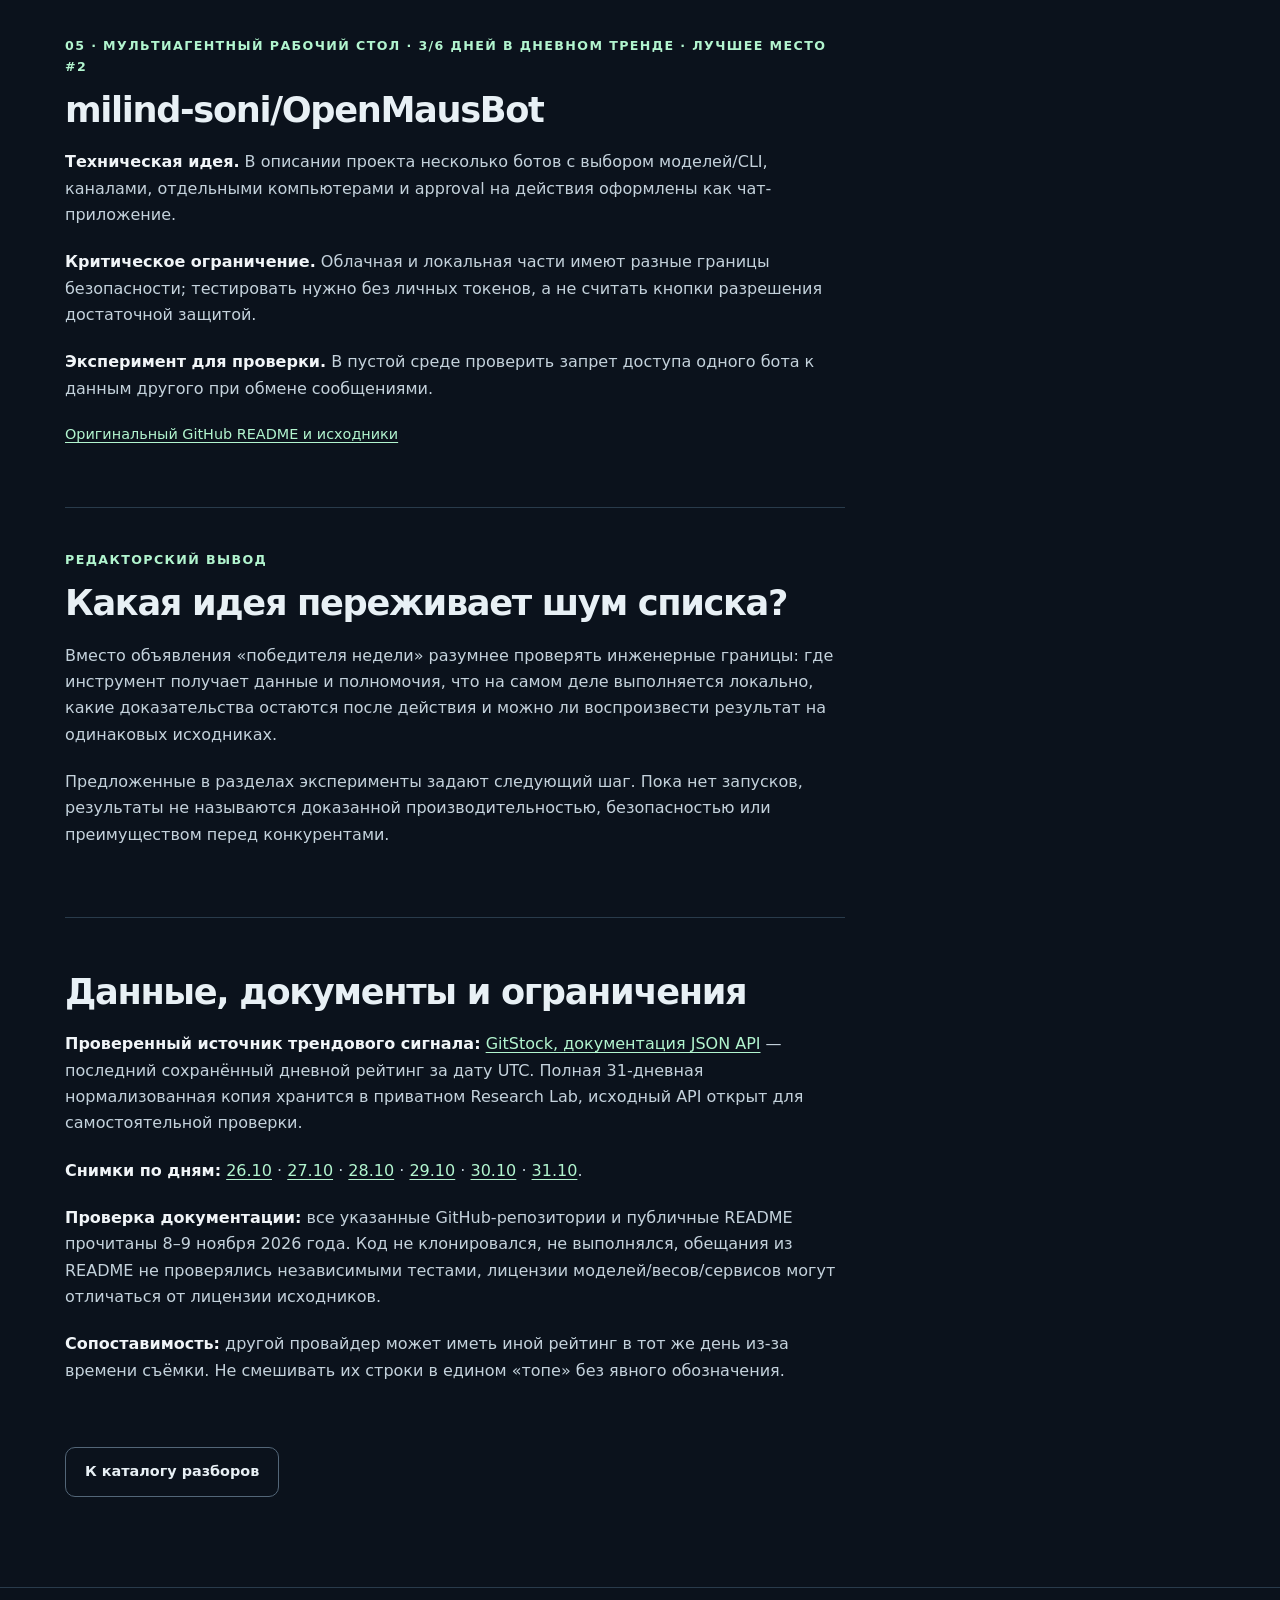
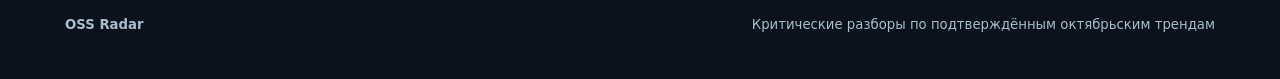
<file: reviews/2026-10-26-31.html>
<!doctype html><html lang="ru"><head><meta charset="utf-8"><meta name="viewport" content="width=device-width,initial-scale=1">
<meta name="theme-color" content="#0b121c"><meta name="description" content="Конец октября: IDE для агентов, персональное обучение и борьба с шаблонным дизайном. OSS Radar: ретроспектива проверенных трендов GitHub за 2026-10-26–2026-10-31.">
<meta http-equiv="Content-Security-Policy" content="default-src 'self'; style-src 'self'; script-src 'none'; img-src 'self' data:; object-src 'none'; base-uri 'self'">
<title>Конец октября: IDE для агентов, персональное обучение и борьба с шаблонным дизайном — OSS Radar</title><link rel="stylesheet" href="../style.css"></head><body>
<a class="skip" href="#main">Перейти к содержимому</a>
<header class="site-header"><div class="container header-inner"><a class="brand" href="../index.html"><span class="brand-mark">◎</span> OSS Radar</a><nav class="nav"><a href="../index.html#issues">Все разборы</a><a href="#sources">Методика</a></nav></div></header>
<main id="main"><section class="container review-hero"><div class="eyebrow">Ретроспектива недели · 26-31 октября 2026 · подготовлено 9 ноября 2026</div>
<h1>Конец октября: IDE для агентов, персональное обучение и борьба с шаблонным дизайном</h1><p class="hero-lead">Последние дни месяца объединяют три разных сюжета: постоянные проектные знания в агентной IDE, персонализированное обучение и попытки сделать генеративный интерфейс осмысленнее. Это не просто спор дизайнерских вкусов — в тренд попадают инструменты, предлагающие проверяемые рабочие процедуры.</p><div class="issue-meta"><span class="meta-item">6 дневных срезов GitStock</span><span class="meta-item">79 попаданий в тренды</span><span class="meta-item">36 разных репозиториев</span><span class="meta-item">Только документация, без запуска</span></div>
<aside class="notice">Это шесть октябрьских дней календарной недели 26.10–01.11. Даты в заголовке — период наблюдения, а не дата публикации проектов. GitStock зафиксировал списки в 23:00 UTC каждого указанного дня. Выборка — сохранённый дневной all-language GitHub Trending, а не полный GitHub и не весь open-source.</aside></section>
<div class="container article-layout"><article class="prose">
<section class="article-intro"><h2>Что означает тренд этой недели</h2>
<p>Последние дни месяца объединяют три разных сюжета: постоянные проектные знания в агентной IDE, персонализированное обучение и попытки сделать генеративный интерфейс осмысленнее. Это не просто спор дизайнерских вкусов — в тренд попадают инструменты, предлагающие проверяемые рабочие процедуры.</p><p>Ниже отобраны четыре (либо пять) показательных решения из подтверждённых дневных списков. Число дней присутствия и лучшее место рассчитаны по сохранённым снимкам одного провайдера; популярность не является оценкой надёжности. Функции мы описываем по публичной документации, доступной при подготовке этого обзора 8–9 ноября 2026 года, а не утверждаем, что каждая функция уже существовала в октябре.</p></section>
<section class="project-section" id="p1"><div class="project-kicker">01 · Память проекта и worktrees · 5/6 дней в дневном тренде · лучшее место #1</div>
 <h2>JetBrains/thinkrail</h2><p><strong>Техническая идея.</strong> ThinkRail описывает агентную IDE поверх Pi с независимыми git worktrees, живыми спецификациями проекта и навыками, привязанными к задачам.</p>
 <p><strong>Критическое ограничение.</strong> Живые спецификации могут устаревать или превращаться в ещё один источник рассинхронизации; обещания о будущих расширениях не следует принимать за уже реализованные функции.</p>
 <p><strong>Эксперимент для проверки.</strong> Смоделировать 5 последовательных изменений требований, проверить соответствие финального кода specs и истории веток.</p>
 <p class="source-row"><a href="https://github.com/JetBrains/thinkrail" target="_blank" rel="noopener noreferrer">Оригинальный GitHub README и исходники</a></p></section>
<section class="project-section" id="p2"><div class="project-kicker">02 · Персонализированное обучение · 5/6 дней в дневном тренде · лучшее место #1</div>
 <h2>HKUDS/DeepTutor</h2><p><strong>Техническая идея.</strong> Авторы предлагают платформу персонального обучения, адаптирующую уроки и упражнения к состоянию учащегося; есть приложение и документация.</p>
 <p><strong>Критическое ограничение.</strong> Удобный тьютор не равен доказанному педагогическому эффекту. Показатели освоения материала нужно проверять на отложенных задачах и человеческом контроле.</p>
 <p><strong>Эксперимент для проверки.</strong> На наборе из 20 задач измерить качество объяснений, исправление ошибок и перенос знаний на новые примеры.</p>
 <p class="source-row"><a href="https://github.com/HKUDS/DeepTutor" target="_blank" rel="noopener noreferrer">Оригинальный GitHub README и исходники</a></p></section>
<section class="project-section" id="p3"><div class="project-kicker">03 · Дизайн как система проверок · 6/6 дней в дневном тренде · лучшее место #3</div>
 <h2>pbakaus/impeccable</h2><p><strong>Техническая идея.</strong> Повторяющиеся попадания проекта поддерживают гипотезу об интересе к словарю дизайн-команд, лентерам и обязательной проверке UI до публикации.</p>
 <p><strong>Критическое ограничение.</strong> Часть правил носит вкусовой характер. Нельзя выдать соответствие набору эстетических правил за рост удобства интерфейса.</p>
 <p><strong>Эксперимент для проверки.</strong> Провести слепое сравнение нескольких интерфейсов и отдельно проверить контраст, клавиатурную навигацию и адаптивность.</p>
 <p class="source-row"><a href="https://github.com/pbakaus/impeccable" target="_blank" rel="noopener noreferrer">Оригинальный GitHub README и исходники</a></p></section>
<section class="project-section" id="p4"><div class="project-kicker">04 · Конкурирующий подход к AI-дизайну · 3/6 дней в дневном тренде · лучшее место #1</div>
 <h2>Nutlope/hallmark</h2><p><strong>Техническая идея.</strong> Hallmark предлагает набор визуальных тем и ступенчатые проверки: обязательные требования доступности, поправимые шаблонные привычки модели и необязательная отделка.</p>
 <p><strong>Критическое ограничение.</strong> Две конкурирующие системы критериев могут давать противоположные эстетические советы. Результат зависит от задания и вкуса рецензента.</p>
 <p><strong>Эксперимент для проверки.</strong> На одинаковом brief сравнить Hallmark и Impeccable по доступности, времени на правки и оценке независимых участников.</p>
 <p class="source-row"><a href="https://github.com/Nutlope/hallmark" target="_blank" rel="noopener noreferrer">Оригинальный GitHub README и исходники</a></p></section>
<section class="project-section" id="p5"><div class="project-kicker">05 · Мультиагентный рабочий стол · 3/6 дней в дневном тренде · лучшее место #2</div>
 <h2>milind-soni/OpenMausBot</h2><p><strong>Техническая идея.</strong> В описании проекта несколько ботов с выбором моделей/CLI, каналами, отдельными компьютерами и approval на действия оформлены как чат-приложение.</p>
 <p><strong>Критическое ограничение.</strong> Облачная и локальная части имеют разные границы безопасности; тестировать нужно без личных токенов, а не считать кнопки разрешения достаточной защитой.</p>
 <p><strong>Эксперимент для проверки.</strong> В пустой среде проверить запрет доступа одного бота к данным другого при обмене сообщениями.</p>
 <p class="source-row"><a href="https://github.com/milind-soni/OpenMausBot" target="_blank" rel="noopener noreferrer">Оригинальный GitHub README и исходники</a></p></section>
<section class="verdict" id="conclusion"><div class="eyebrow">Редакторский вывод</div><h2>Какая идея переживает шум списка?</h2>
<p>Вместо объявления «победителя недели» разумнее проверять инженерные границы: где инструмент получает данные и полномочия, что на самом деле выполняется локально, какие доказательства остаются после действия и можно ли воспроизвести результат на одинаковых исходниках.</p>
<p>Предложенные в разделах эксперименты задают следующий шаг. Пока нет запусков, результаты не называются доказанной производительностью, безопасностью или преимуществом перед конкурентами.</p></section>
<section class="project-section" id="sources"><h2>Данные, документы и ограничения</h2>
<p><strong>Проверенный источник трендового сигнала:</strong> <a href="https://gitstock.org/docs/trending" target="_blank" rel="noopener noreferrer">GitStock, документация JSON API</a> — последний сохранённый дневной рейтинг за дату UTC. Полная 31-дневная нормализованная копия хранится в приватном Research Lab, исходный API открыт для самостоятельной проверки.</p>
<p><strong>Снимки по дням:</strong> <a href="https://gitstock.org/api/v1/github/trending?period=daily&amp;date=2026-10-26" target="_blank" rel="noopener noreferrer">26.10</a> · <a href="https://gitstock.org/api/v1/github/trending?period=daily&amp;date=2026-10-27" target="_blank" rel="noopener noreferrer">27.10</a> · <a href="https://gitstock.org/api/v1/github/trending?period=daily&amp;date=2026-10-28" target="_blank" rel="noopener noreferrer">28.10</a> · <a href="https://gitstock.org/api/v1/github/trending?period=daily&amp;date=2026-10-29" target="_blank" rel="noopener noreferrer">29.10</a> · <a href="https://gitstock.org/api/v1/github/trending?period=daily&amp;date=2026-10-30" target="_blank" rel="noopener noreferrer">30.10</a> · <a href="https://gitstock.org/api/v1/github/trending?period=daily&amp;date=2026-10-31" target="_blank" rel="noopener noreferrer">31.10</a>.</p>
<p><strong>Проверка документации:</strong> все указанные GitHub-репозитории и публичные README прочитаны 8–9 ноября 2026 года. Код не клонировался, не выполнялся, обещания из README не проверялись независимыми тестами, лицензии моделей/весов/сервисов могут отличаться от лицензии исходников.</p>
<p><strong>Сопоставимость:</strong> другой провайдер может иметь иной рейтинг в тот же день из-за времени съёмки. Не смешивать их строки в едином «топе» без явного обозначения.</p>
</section><a class="button secondary" href="../index.html#issues">К каталогу разборов</a></article>
<aside class="toc"><div class="eyebrow">В выпуске</div><a href="#conclusion">Главный вывод</a><a href="#p1">thinkrail</a><a href="#p2">DeepTutor</a><a href="#p3">impeccable</a><a href="#p4">hallmark</a><a href="#p5">OpenMausBot</a><a href="#sources">Источники</a></aside>
</div></main><footer class="site-footer"><div class="container footer-inner"><strong>OSS Radar</strong><span>Критические разборы по подтверждённым октябрьским трендам</span></div></footer></body></html>
</file>
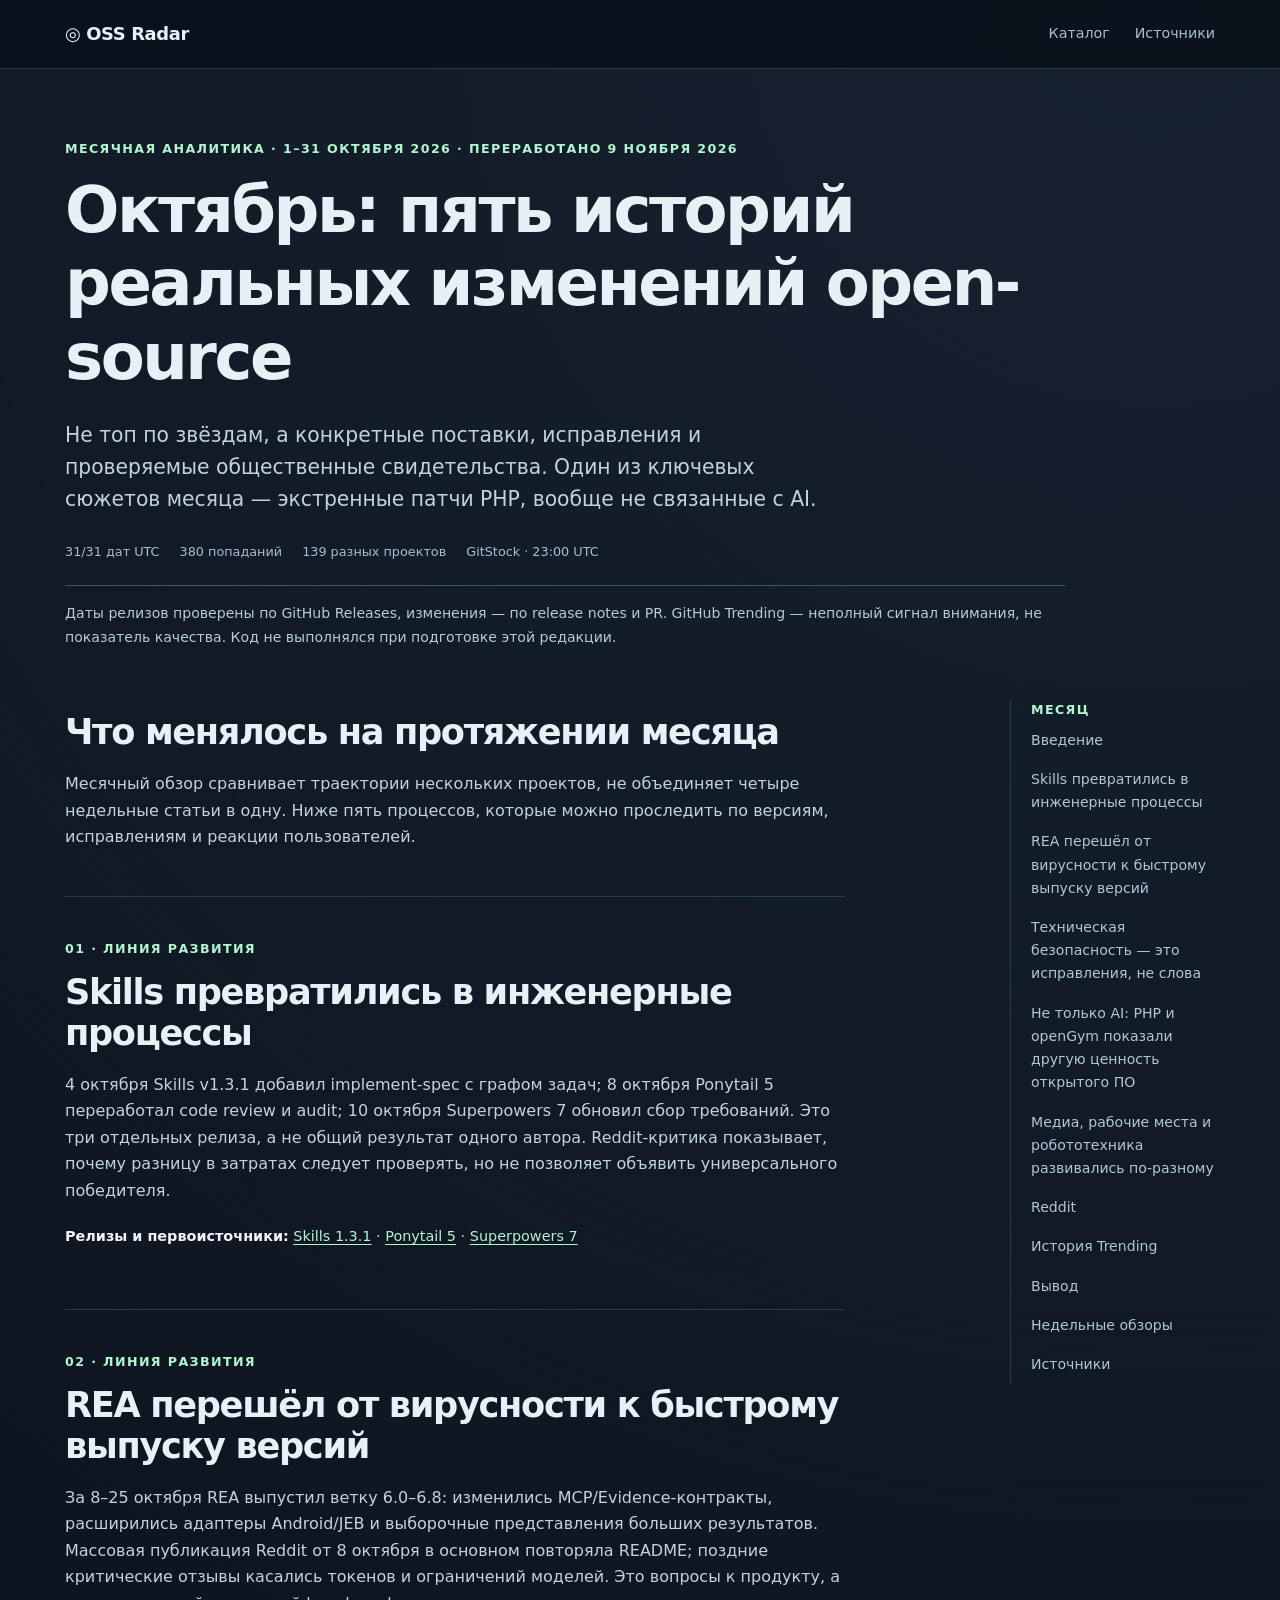
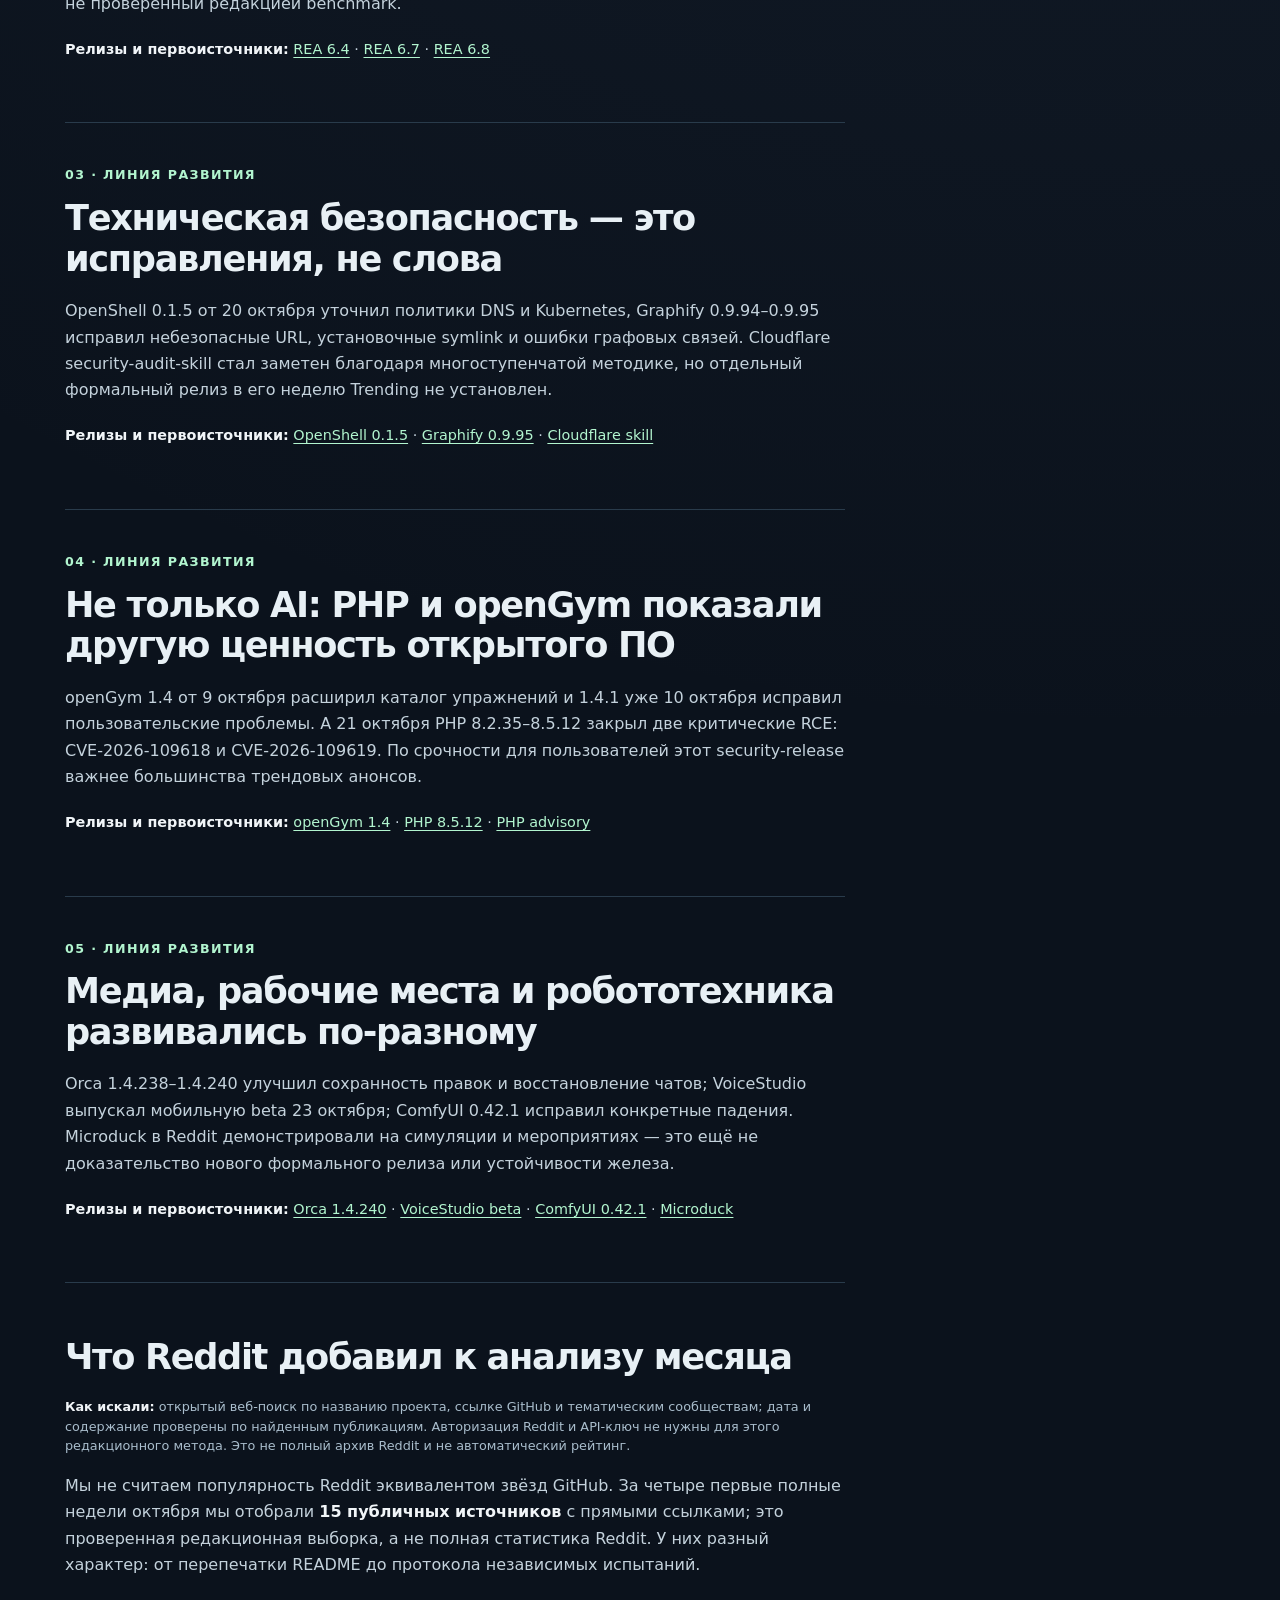
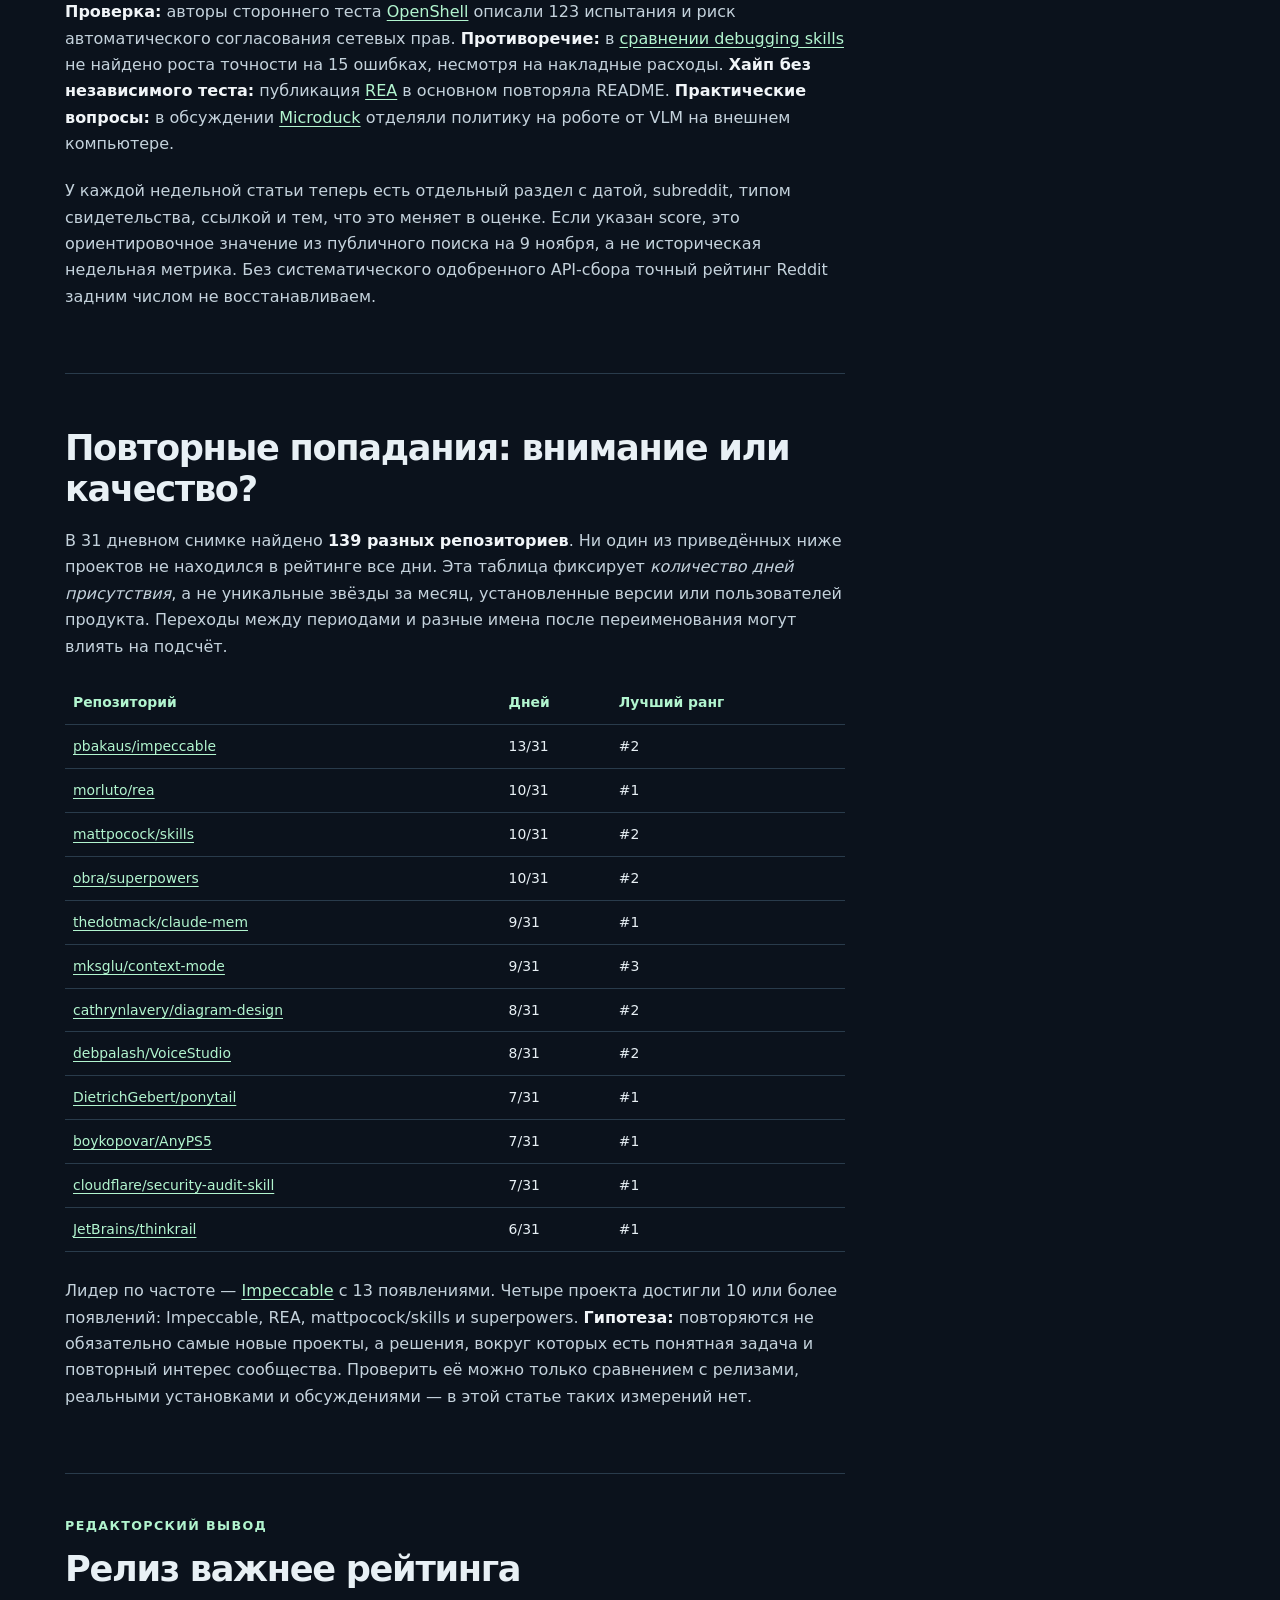
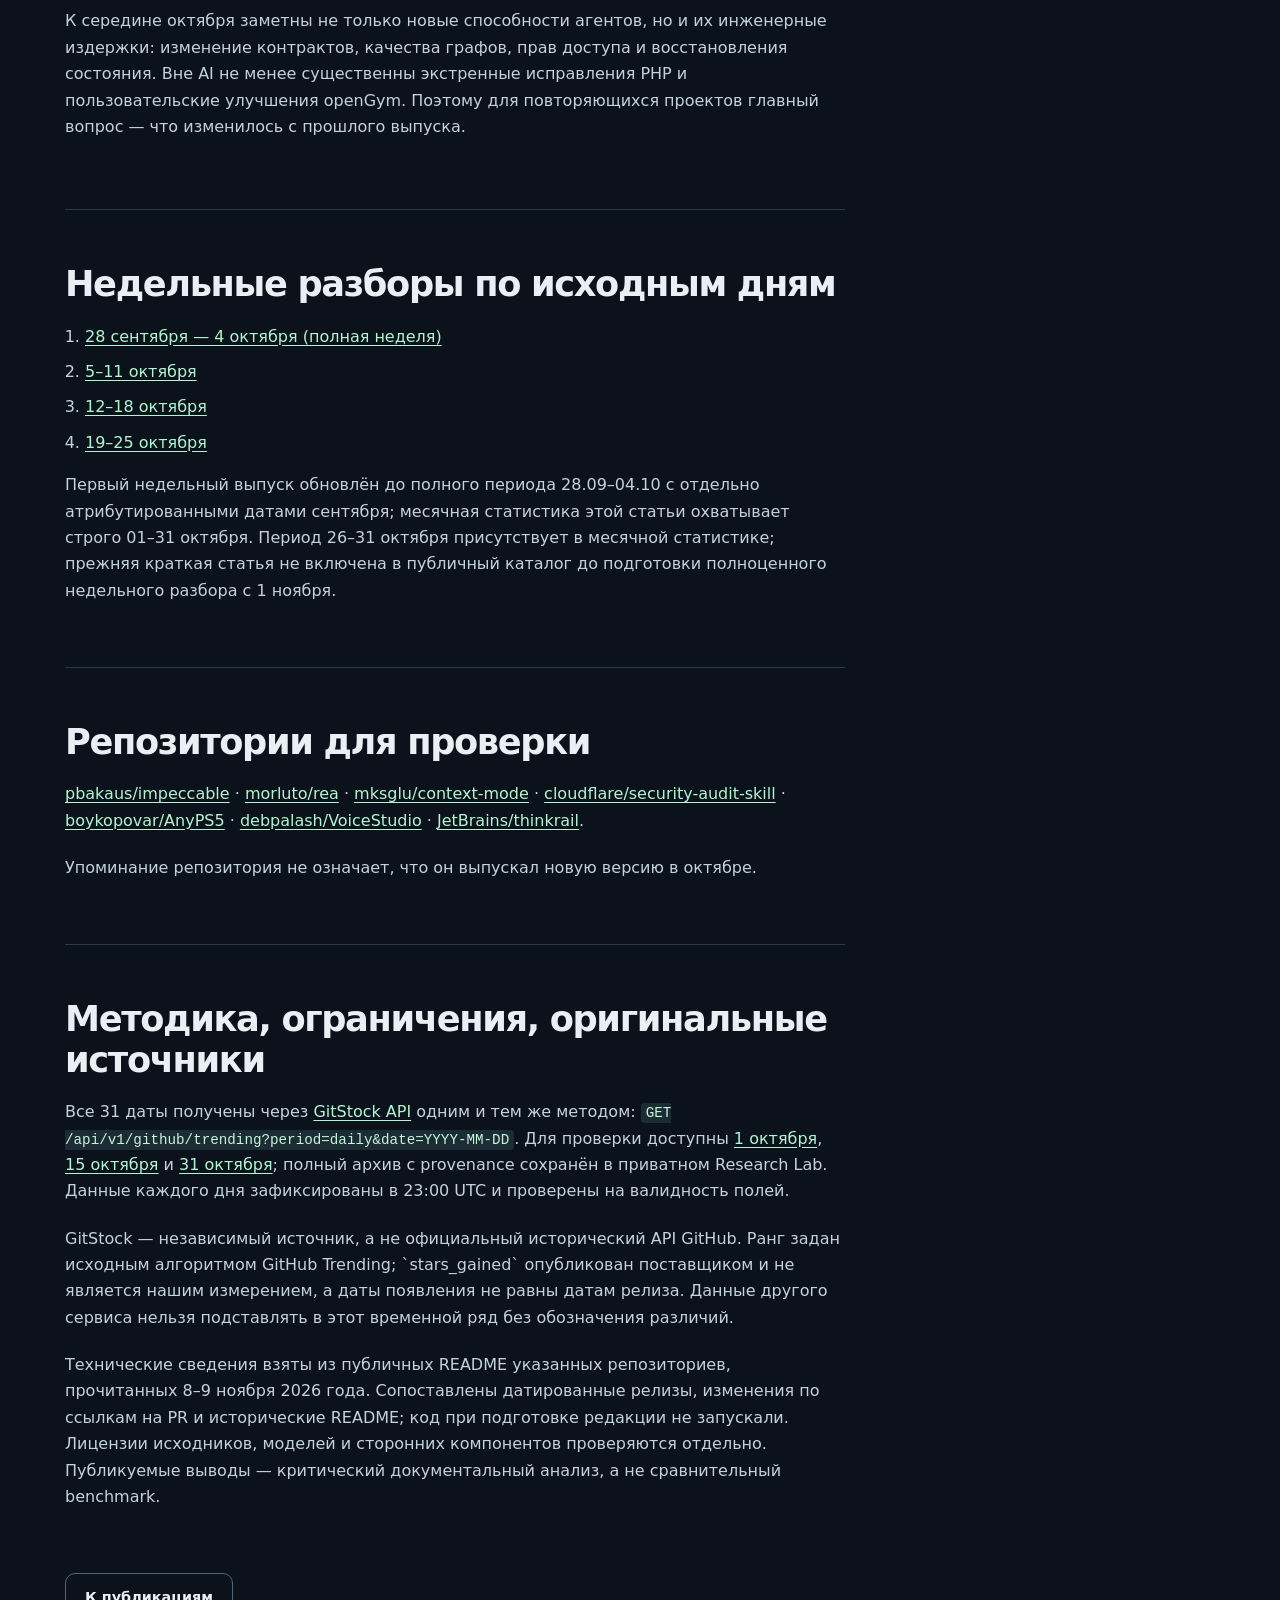
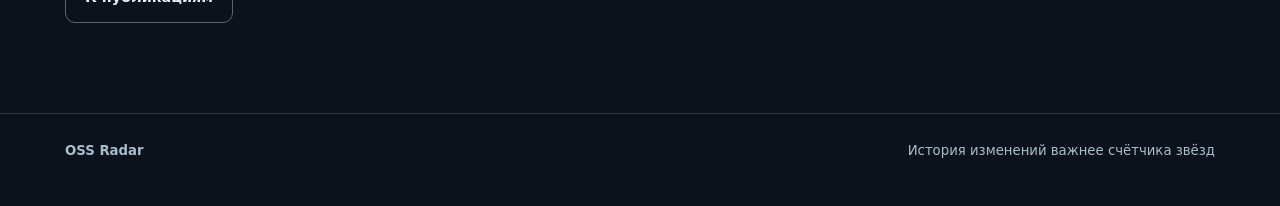
<file: reviews/2026-10-month.html>
<!doctype html><html lang="ru"><head><meta charset="utf-8"><meta name="viewport" content="width=device-width,initial-scale=1"><meta name="theme-color" content="#0b121c"><meta name="description" content="Пять историй по релизам и отзывам: навыки агентов, развитие REA, надёжность инфраструктуры, критические исправления PHP и новые сценарии вне AI."><meta http-equiv="Content-Security-Policy" content="default-src 'self'; style-src 'self'; script-src 'none'; img-src 'self' data:; object-src 'none'; base-uri 'self'"><title>Октябрь 2026: чем действительно занимались open-source проекты — OSS Radar</title><link rel="stylesheet" href="../style.css"></head><body><a class="skip" href="#main">Перейти к содержимому</a><header class="site-header"><div class="container header-inner"><a class="brand" href="../index.html">◎ OSS Radar</a><nav class="nav"><a href="../index.html#issues">Каталог</a><a href="#sources">Источники</a></nav></div></header><main id="main"><section class="container review-hero"><div class="eyebrow">Месячная аналитика · 1–31 октября 2026 · переработано 9 ноября 2026</div><h1>Октябрь: пять историй реальных изменений open-source</h1><p class="hero-lead">Не топ по звёздам, а конкретные поставки, исправления и проверяемые общественные свидетельства. Один из ключевых сюжетов месяца — экстренные патчи PHP, вообще не связанные с AI.</p><div class="issue-meta"><span class="meta-item">31/31 дат UTC</span><span class="meta-item">380 попаданий</span><span class="meta-item">139 разных проектов</span><span class="meta-item">GitStock · 23:00 UTC</span></div><aside class="notice">Даты релизов проверены по GitHub Releases, изменения — по release notes и PR. GitHub Trending — неполный сигнал внимания, не показатель качества. Код не выполнялся при подготовке этой редакции.</aside></section><div class="container article-layout"><article class="prose"><section class="article-intro" id="thesis"><h2>Что менялось на протяжении месяца</h2><p>Месячный обзор сравнивает траектории нескольких проектов, не объединяет четыре недельные статьи в одну. Ниже пять процессов, которые можно проследить по версиям, исправлениям и реакции пользователей.</p></section><section class="project-section" id="agents"><div class="project-kicker">01 · линия развития</div><h2>Skills превратились в инженерные процессы</h2><p>4 октября Skills v1.3.1 добавил implement-spec с графом задач; 8 октября Ponytail 5 переработал code review и audit; 10 октября Superpowers 7 обновил сбор требований. Это три отдельных релиза, а не общий результат одного автора. Reddit-критика показывает, почему разницу в затратах следует проверять, но не позволяет объявить универсального победителя.</p><p class="source-row"><strong>Релизы и первоисточники:</strong> <a href="https://github.com/mattpocock/skills/releases/tag/v1.3.1" target="_blank" rel="noopener noreferrer">Skills 1.3.1</a> · <a href="https://github.com/DietrichGebert/ponytail/releases/tag/v5.0.0" target="_blank" rel="noopener noreferrer">Ponytail 5</a> · <a href="https://github.com/obra/superpowers/releases/tag/v7.0.0" target="_blank" rel="noopener noreferrer">Superpowers 7</a></p></section>
<section class="project-section" id="rea"><div class="project-kicker">02 · линия развития</div><h2>REA перешёл от вирусности к быстрому выпуску версий</h2><p>За 8–25 октября REA выпустил ветку 6.0–6.8: изменились MCP/Evidence-контракты, расширились адаптеры Android/JEB и выборочные представления больших результатов. Массовая публикация Reddit от 8 октября в основном повторяла README; поздние критические отзывы касались токенов и ограничений моделей. Это вопросы к продукту, а не проверенный редакцией benchmark.</p><p class="source-row"><strong>Релизы и первоисточники:</strong> <a href="https://github.com/morluto/rea/releases/tag/rea-agents-6.4.0" target="_blank" rel="noopener noreferrer">REA 6.4</a> · <a href="https://github.com/morluto/rea/releases/tag/rea-agents-6.7.0" target="_blank" rel="noopener noreferrer">REA 6.7</a> · <a href="https://github.com/morluto/rea/releases/tag/rea-agents-6.8.0" target="_blank" rel="noopener noreferrer">REA 6.8</a></p></section>
<section class="project-section" id="security"><div class="project-kicker">03 · линия развития</div><h2>Техническая безопасность — это исправления, не слова</h2><p>OpenShell 0.1.5 от 20 октября уточнил политики DNS и Kubernetes, Graphify 0.9.94–0.9.95 исправил небезопасные URL, установочные symlink и ошибки графовых связей. Cloudflare security-audit-skill стал заметен благодаря многоступенчатой методике, но отдельный формальный релиз в его неделю Trending не установлен.</p><p class="source-row"><strong>Релизы и первоисточники:</strong> <a href="https://github.com/NVIDIA/OpenShell/releases/tag/v0.1.5" target="_blank" rel="noopener noreferrer">OpenShell 0.1.5</a> · <a href="https://github.com/Graphify-Labs/graphify/releases/tag/v0.9.95" target="_blank" rel="noopener noreferrer">Graphify 0.9.95</a> · <a href="https://github.com/cloudflare/security-audit-skill" target="_blank" rel="noopener noreferrer">Cloudflare skill</a></p></section>
<section class="project-section" id="nonai"><div class="project-kicker">04 · линия развития</div><h2>Не только AI: PHP и openGym показали другую ценность открытого ПО</h2><p>openGym 1.4 от 9 октября расширил каталог упражнений и 1.4.1 уже 10 октября исправил пользовательские проблемы. А 21 октября PHP 8.2.35–8.5.12 закрыл две критические RCE: CVE-2026-109618 и CVE-2026-109619. По срочности для пользователей этот security-release важнее большинства трендовых анонсов.</p><p class="source-row"><strong>Релизы и первоисточники:</strong> <a href="https://github.com/DuarteSantos8/openGym/releases/tag/v1.4.0" target="_blank" rel="noopener noreferrer">openGym 1.4</a> · <a href="https://github.com/php/php-src/releases/tag/php-8.5.12" target="_blank" rel="noopener noreferrer">PHP 8.5.12</a> · <a href="https://www.php.net/archive/2026.php#2026-10-21-5" target="_blank" rel="noopener noreferrer">PHP advisory</a></p></section>
<section class="project-section" id="hardware"><div class="project-kicker">05 · линия развития</div><h2>Медиа, рабочие места и робототехника развивались по-разному</h2><p>Orca 1.4.238–1.4.240 улучшил сохранность правок и восстановление чатов; VoiceStudio выпускал мобильную beta 23 октября; ComfyUI 0.42.1 исправил конкретные падения. Microduck в Reddit демонстрировали на симуляции и мероприятиях — это ещё не доказательство нового формального релиза или устойчивости железа.</p><p class="source-row"><strong>Релизы и первоисточники:</strong> <a href="https://github.com/stablyai/orca/releases/tag/v1.4.240" target="_blank" rel="noopener noreferrer">Orca 1.4.240</a> · <a href="https://github.com/debpalash/VoiceStudio/releases/tag/v0.5.7-beta.2" target="_blank" rel="noopener noreferrer">VoiceStudio beta</a> · <a href="https://github.com/Comfy-Org/ComfyUI/releases/tag/v0.42.1" target="_blank" rel="noopener noreferrer">ComfyUI 0.42.1</a> · <a href="https://github.com/pollen-robotics/microduck" target="_blank" rel="noopener noreferrer">Microduck</a></p></section><section class="project-section" id="reddit-signal"><h2>Что Reddit добавил к анализу месяца</h2>
<p class="method-small"><strong>Как искали:</strong> открытый веб-поиск по названию проекта, ссылке GitHub и тематическим сообществам; дата и содержание проверены по найденным публикациям. Авторизация Reddit и API-ключ не нужны для этого редакционного метода. Это не полный архив Reddit и не автоматический рейтинг.</p>
<p>Мы не считаем популярность Reddit эквивалентом звёзд GitHub. За четыре первые полные недели октября мы отобрали <strong>15 публичных источников</strong> с прямыми ссылками; это проверенная редакционная выборка, а не полная статистика Reddit. У них разный характер: от перепечатки README до протокола независимых испытаний.</p>
<p><strong>Проверка:</strong> авторы стороннего теста <a href="https://www.reddit.com/r/cybersecurity/comments/1wt5mnc/" target="_blank" rel="noopener noreferrer">OpenShell</a> описали 123 испытания и риск автоматического согласования сетевых прав. <strong>Противоречие:</strong> в <a href="https://www.reddit.com/r/claudeskills/comments/1wv6eoq/" target="_blank" rel="noopener noreferrer">сравнении debugging skills</a> не найдено роста точности на 15 ошибках, несмотря на накладные расходы. <strong>Хайп без независимого теста:</strong> публикация <a href="https://www.reddit.com/r/BestGitHubRepos/comments/1x0s6lv/" target="_blank" rel="noopener noreferrer">REA</a> в основном повторяла README. <strong>Практические вопросы:</strong> в обсуждении <a href="https://www.reddit.com/r/robotics/comments/1xdz1gu/" target="_blank" rel="noopener noreferrer">Microduck</a> отделяли политику на роботе от VLM на внешнем компьютере.</p>
<p>У каждой недельной статьи теперь есть отдельный раздел с датой, subreddit, типом свидетельства, ссылкой и тем, что это меняет в оценке. Если указан score, это ориентировочное значение из публичного поиска на 9 ноября, а не историческая недельная метрика. Без систематического одобренного API-сбора точный рейтинг Reddit задним числом не восстанавливаем.</p></section><section class="project-section" id="repeat"><h2>Повторные попадания: внимание или качество?</h2>
<p>В 31 дневном снимке найдено <strong>139 разных репозиториев</strong>. Ни один из приведённых ниже проектов не находился в рейтинге все дни. Эта таблица фиксирует <em>количество дней присутствия</em>, а не уникальные звёзды за месяц, установленные версии или пользователей продукта. Переходы между периодами и разные имена после переименования могут влиять на подсчёт.</p>
<table class="review-table"><thead><tr><th>Репозиторий</th><th>Дней</th><th>Лучший ранг</th></tr></thead><tbody><tr><td><a href="https://github.com/pbakaus/impeccable" target="_blank" rel="noopener noreferrer">pbakaus/impeccable</a></td><td>13/31</td><td>#2</td></tr>
<tr><td><a href="https://github.com/morluto/rea" target="_blank" rel="noopener noreferrer">morluto/rea</a></td><td>10/31</td><td>#1</td></tr>
<tr><td><a href="https://github.com/mattpocock/skills" target="_blank" rel="noopener noreferrer">mattpocock/skills</a></td><td>10/31</td><td>#2</td></tr>
<tr><td><a href="https://github.com/obra/superpowers" target="_blank" rel="noopener noreferrer">obra/superpowers</a></td><td>10/31</td><td>#2</td></tr>
<tr><td><a href="https://github.com/thedotmack/claude-mem" target="_blank" rel="noopener noreferrer">thedotmack/claude-mem</a></td><td>9/31</td><td>#1</td></tr>
<tr><td><a href="https://github.com/mksglu/context-mode" target="_blank" rel="noopener noreferrer">mksglu/context-mode</a></td><td>9/31</td><td>#3</td></tr>
<tr><td><a href="https://github.com/cathrynlavery/diagram-design" target="_blank" rel="noopener noreferrer">cathrynlavery/diagram-design</a></td><td>8/31</td><td>#2</td></tr>
<tr><td><a href="https://github.com/debpalash/VoiceStudio" target="_blank" rel="noopener noreferrer">debpalash/VoiceStudio</a></td><td>8/31</td><td>#2</td></tr>
<tr><td><a href="https://github.com/DietrichGebert/ponytail" target="_blank" rel="noopener noreferrer">DietrichGebert/ponytail</a></td><td>7/31</td><td>#1</td></tr>
<tr><td><a href="https://github.com/boykopovar/AnyPS5" target="_blank" rel="noopener noreferrer">boykopovar/AnyPS5</a></td><td>7/31</td><td>#1</td></tr>
<tr><td><a href="https://github.com/cloudflare/security-audit-skill" target="_blank" rel="noopener noreferrer">cloudflare/security-audit-skill</a></td><td>7/31</td><td>#1</td></tr>
<tr><td><a href="https://github.com/JetBrains/thinkrail" target="_blank" rel="noopener noreferrer">JetBrains/thinkrail</a></td><td>6/31</td><td>#1</td></tr></tbody></table>
<p>Лидер по частоте — <a href="https://github.com/pbakaus/impeccable" target="_blank" rel="noopener noreferrer">Impeccable</a> с 13 появлениями. Четыре проекта достигли 10 или более появлений: Impeccable, REA, mattpocock/skills и superpowers. <strong>Гипотеза:</strong> повторяются не обязательно самые новые проекты, а решения, вокруг которых есть понятная задача и повторный интерес сообщества. Проверить её можно только сравнением с релизами, реальными установками и обсуждениями — в этой статье таких измерений нет.</p></section><section class="verdict" id="conclusion"><div class="eyebrow">Редакторский вывод</div><h2>Релиз важнее рейтинга</h2><p>К середине октября заметны не только новые способности агентов, но и их инженерные издержки: изменение контрактов, качества графов, прав доступа и восстановления состояния. Вне AI не менее существенны экстренные исправления PHP и пользовательские улучшения openGym. Поэтому для повторяющихся проектов главный вопрос — что изменилось с прошлого выпуска.</p></section><section class="project-section" id="weeks"><h2>Недельные разборы по исходным дням</h2><ol><li><a href="./2026-09-28-10-04.html">28 сентября — 4 октября (полная неделя)</a></li>
<li><a href="./2026-10-05-11.html">5–11 октября</a></li>
<li><a href="./2026-10-12-18.html">12–18 октября</a></li>
<li><a href="./2026-10-19-25.html">19–25 октября</a></li>
</ol><p>Первый недельный выпуск обновлён до полного периода 28.09–04.10 с отдельно атрибутированными датами сентября; месячная статистика этой статьи охватывает строго 01–31 октября. Период 26–31 октября присутствует в месячной статистике; прежняя краткая статья не включена в публичный каталог до подготовки полноценного недельного разбора с 1 ноября.</p></section><section class="project-section" id="references"><h2>Репозитории для проверки</h2><p><a href="https://github.com/pbakaus/impeccable" target="_blank" rel="noopener noreferrer">pbakaus/impeccable</a> · <a href="https://github.com/morluto/rea" target="_blank" rel="noopener noreferrer">morluto/rea</a> · <a href="https://github.com/mksglu/context-mode" target="_blank" rel="noopener noreferrer">mksglu/context-mode</a> · <a href="https://github.com/cloudflare/security-audit-skill" target="_blank" rel="noopener noreferrer">cloudflare/security-audit-skill</a> · <a href="https://github.com/boykopovar/AnyPS5" target="_blank" rel="noopener noreferrer">boykopovar/AnyPS5</a> · <a href="https://github.com/debpalash/VoiceStudio" target="_blank" rel="noopener noreferrer">debpalash/VoiceStudio</a> · <a href="https://github.com/JetBrains/thinkrail" target="_blank" rel="noopener noreferrer">JetBrains/thinkrail</a>.</p><p>Упоминание репозитория не означает, что он выпускал новую версию в октябре.</p></section><section class="project-section" id="sources"><h2>Методика, ограничения, оригинальные источники</h2>
<p>Все 31 даты получены через <a href="https://gitstock.org/docs/trending" target="_blank" rel="noopener noreferrer">GitStock API</a> одним и тем же методом: <code>GET /api/v1/github/trending?period=daily&amp;date=YYYY-MM-DD</code>. Для проверки доступны <a href="https://gitstock.org/api/v1/github/trending?period=daily&amp;date=2026-10-01" target="_blank" rel="noopener noreferrer">1 октября</a>, <a href="https://gitstock.org/api/v1/github/trending?period=daily&amp;date=2026-10-15" target="_blank" rel="noopener noreferrer">15 октября</a> и <a href="https://gitstock.org/api/v1/github/trending?period=daily&amp;date=2026-10-31" target="_blank" rel="noopener noreferrer">31 октября</a>; полный архив с provenance сохранён в приватном Research Lab. Данные каждого дня зафиксированы в 23:00 UTC и проверены на валидность полей.</p>
<p>GitStock — независимый источник, а не официальный исторический API GitHub. Ранг задан исходным алгоритмом GitHub Trending; `stars_gained` опубликован поставщиком и не является нашим измерением, а даты появления не равны датам релиза. Данные другого сервиса нельзя подставлять в этот временной ряд без обозначения различий.</p>
<p>Технические сведения взяты из публичных README указанных репозиториев, прочитанных 8–9 ноября 2026 года. Сопоставлены датированные релизы, изменения по ссылкам на PR и исторические README; код при подготовке редакции не запускали. Лицензии исходников, моделей и сторонних компонентов проверяются отдельно. Публикуемые выводы — критический документальный анализ, а не сравнительный benchmark.</p></section><a class="button secondary" href="../index.html#issues">К публикациям</a></article><aside class="toc"><div class="eyebrow">Месяц</div><a href="#thesis">Введение</a><a href="#agents">Skills превратились в инженерные процессы</a><a href="#rea">REA перешёл от вирусности к быстрому выпуску версий</a><a href="#security">Техническая безопасность — это исправления, не слова</a><a href="#nonai">Не только AI: PHP и openGym показали другую ценность открытого ПО</a><a href="#hardware">Медиа, рабочие места и робототехника развивались по-разному</a><a href="#reddit-signal">Reddit</a><a href="#repeat">История Trending</a><a href="#conclusion">Вывод</a><a href="#weeks">Недельные обзоры</a><a href="#sources">Источники</a></aside></div></main><footer class="site-footer"><div class="container footer-inner"><strong>OSS Radar</strong><span>История изменений важнее счётчика звёзд</span></div></footer></body></html>
</file>
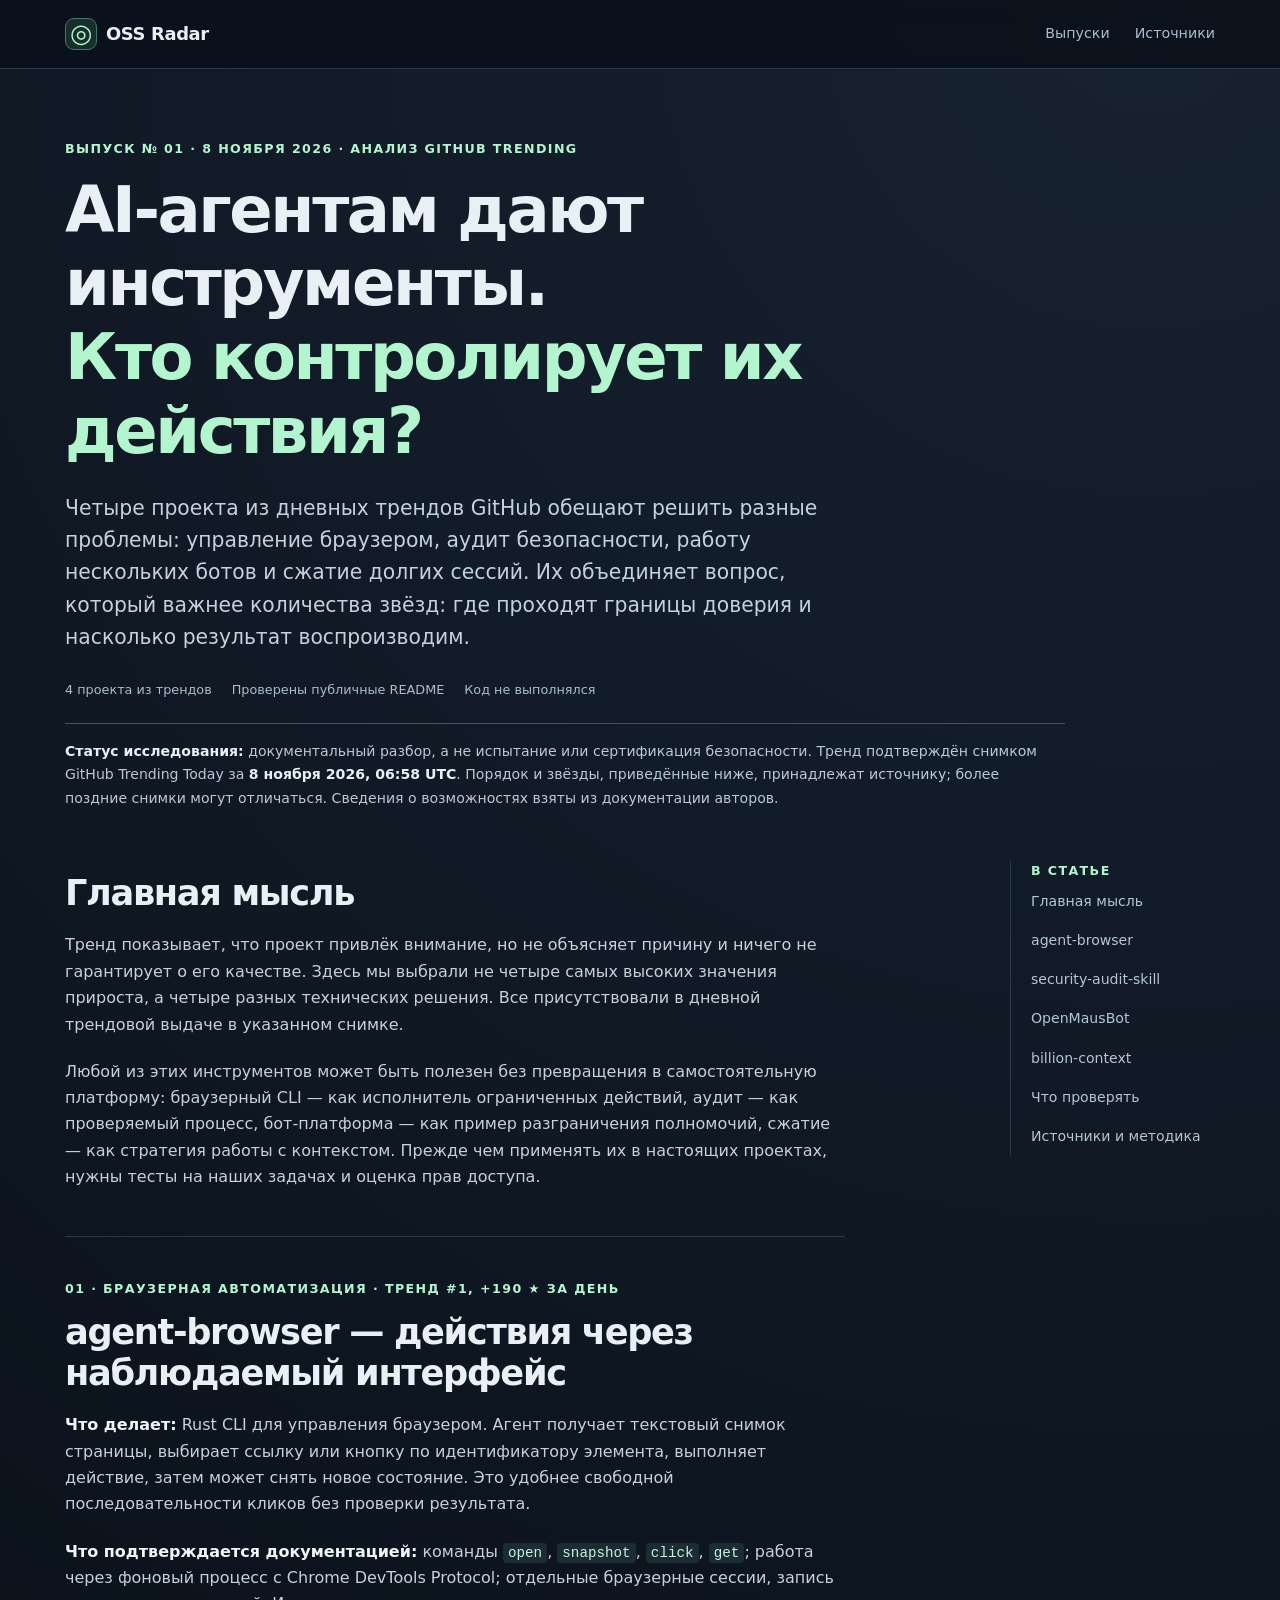
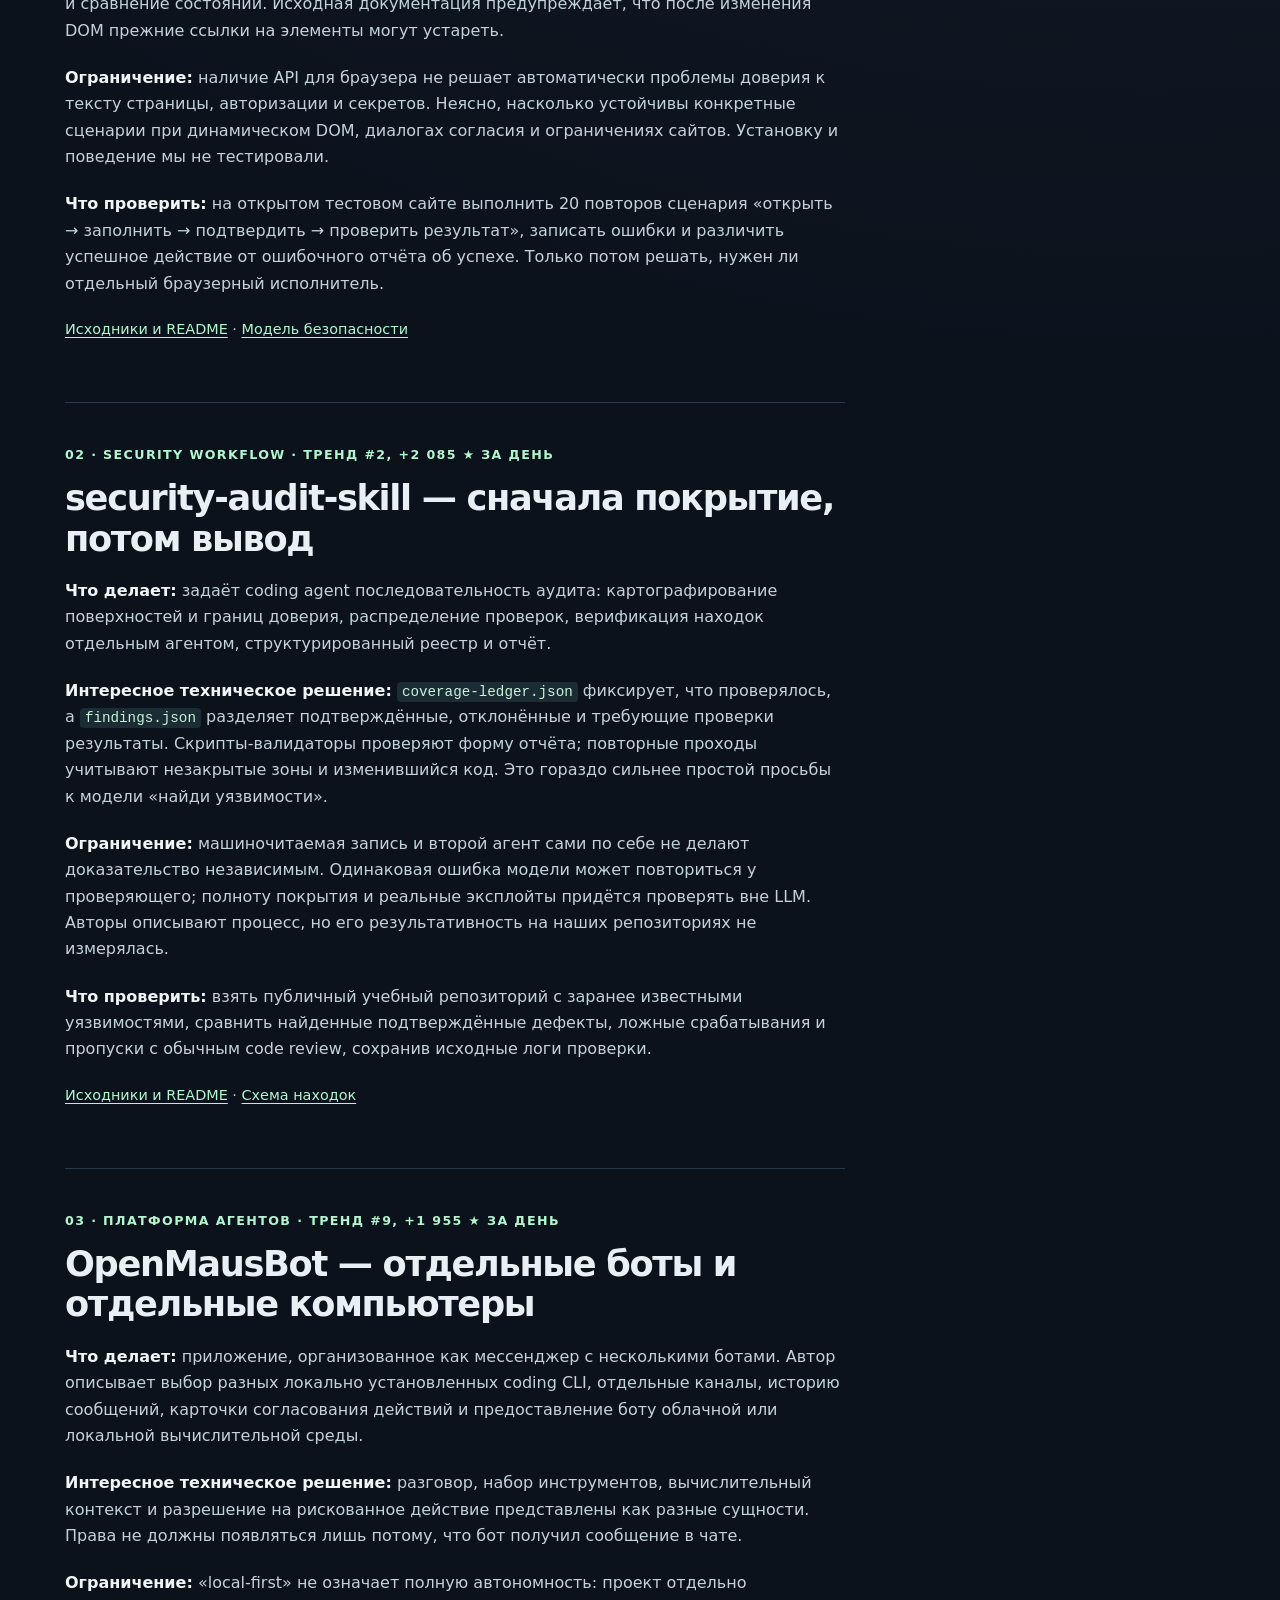
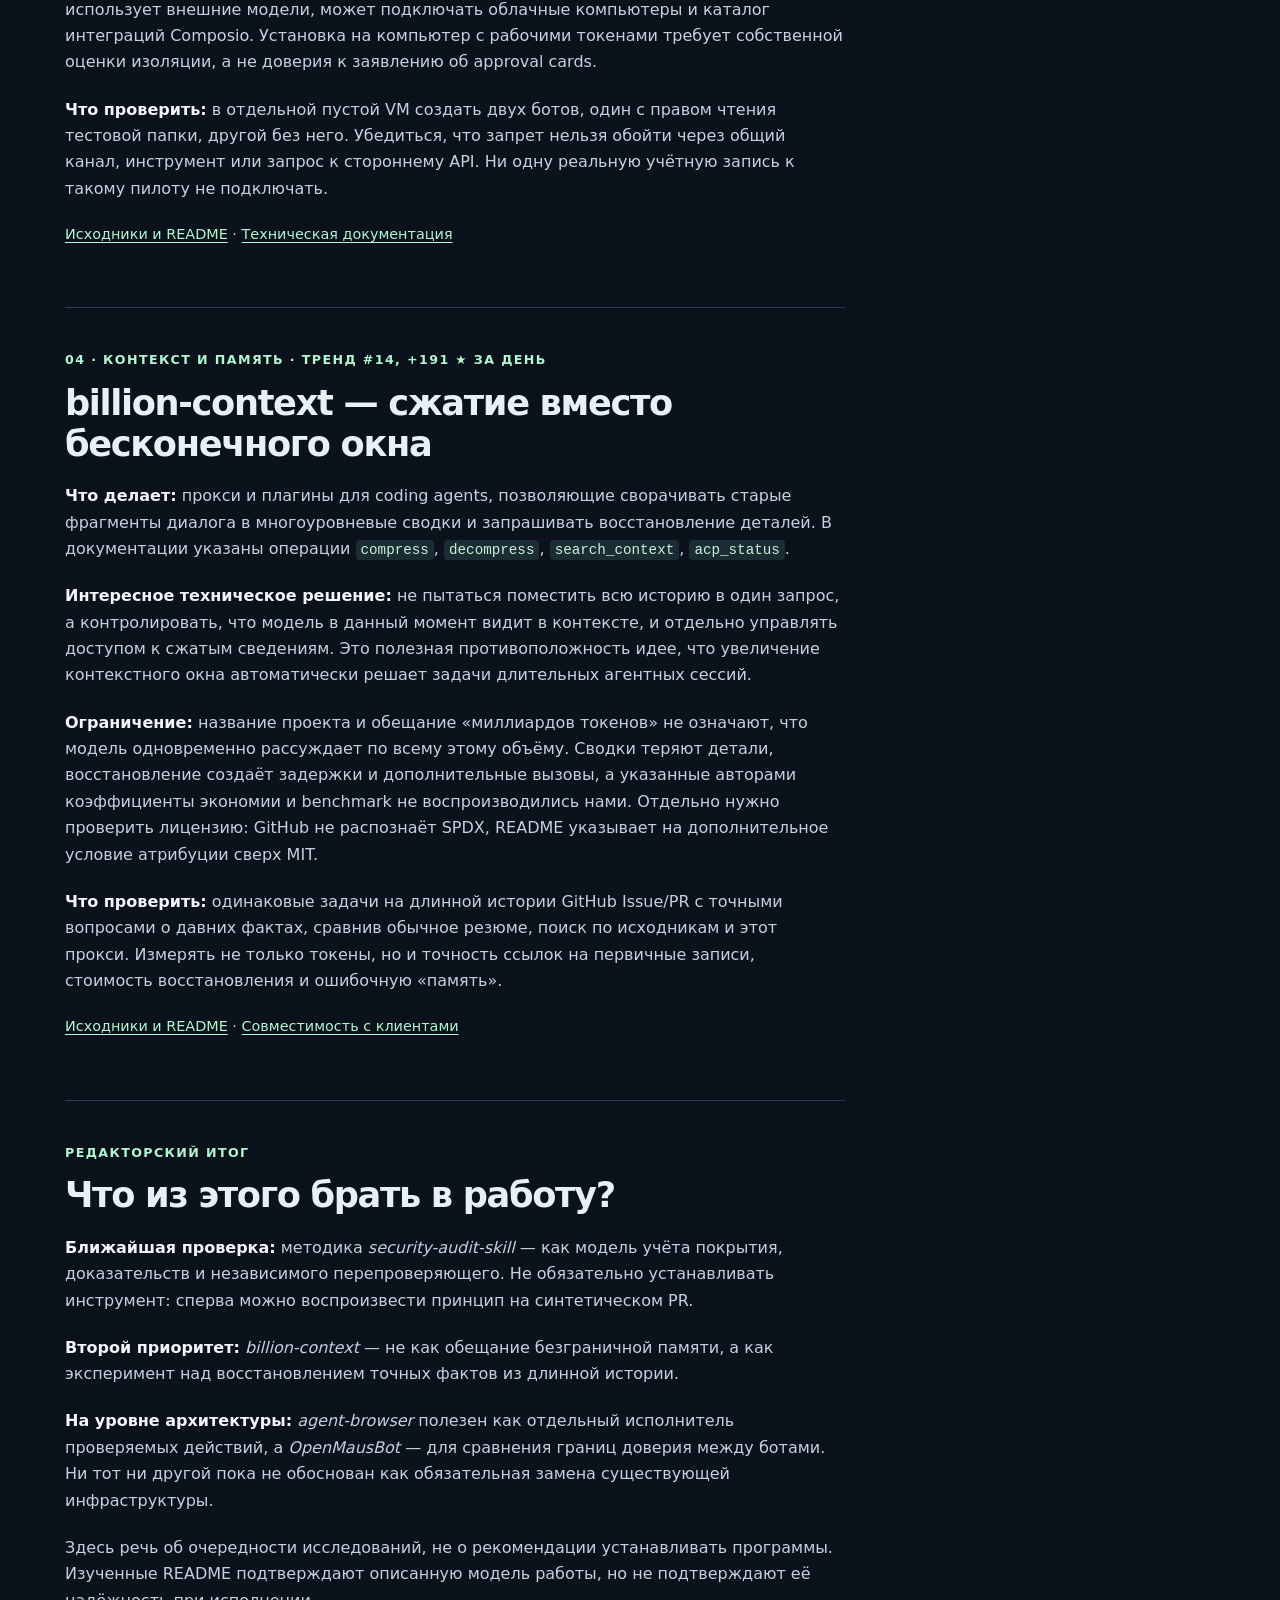
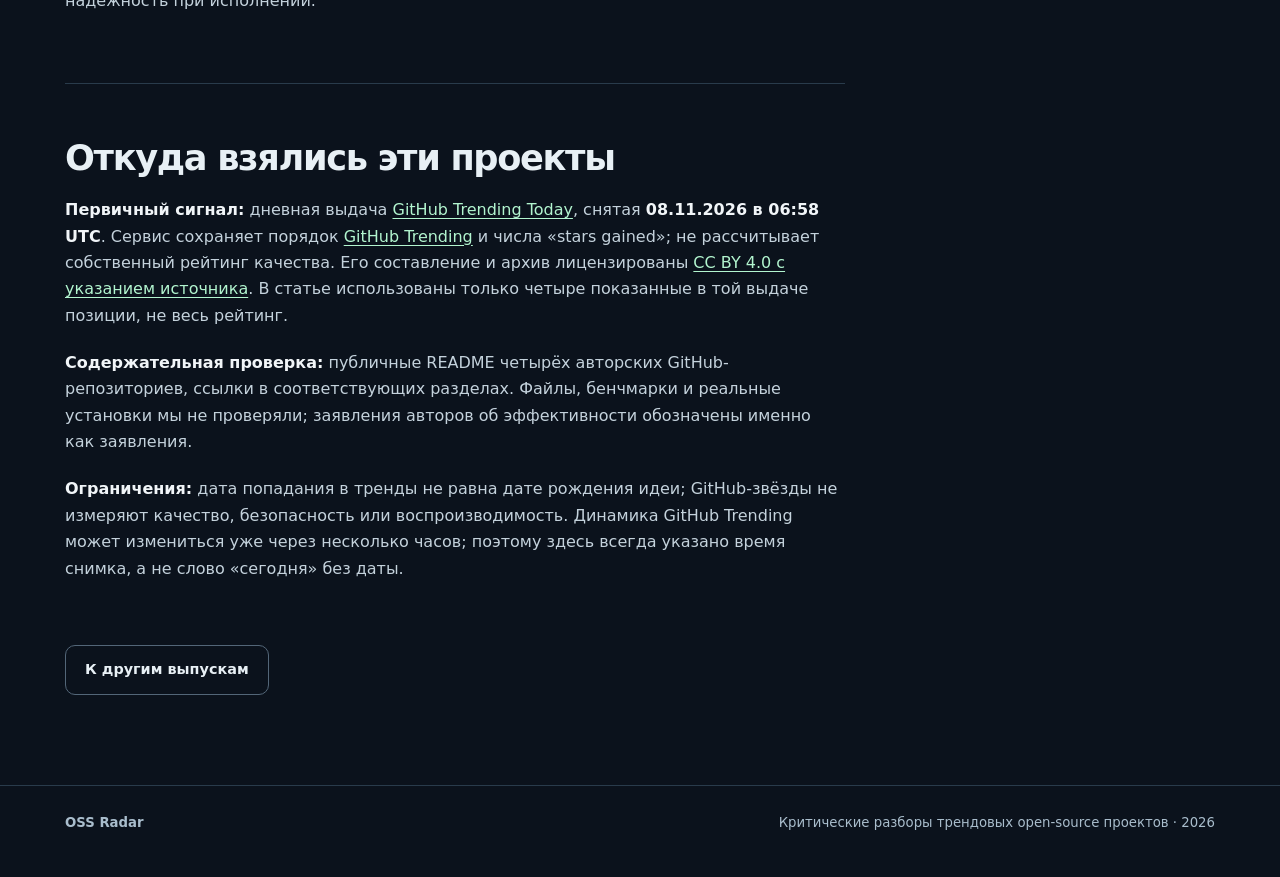
<file: reviews/2026-11-08.html>
<!doctype html>
<html lang="ru">
<head>
<meta charset="utf-8"><meta name="viewport" content="width=device-width, initial-scale=1">
<meta name="theme-color" content="#0b121c">
<meta name="description" content="OSS Radar, выпуск 8 ноября 2026: критический разбор agent-browser, security-audit-skill, OpenMausBot и billion-context — проектов из GitHub Trending.">
<meta http-equiv="Content-Security-Policy" content="default-src 'self'; style-src 'self'; script-src 'none'; img-src 'self' data:; object-src 'none'; base-uri 'self'">
<title>Четыре инструмента для AI-агентов — OSS Radar</title>
<link rel="stylesheet" href="../style.css">
</head>
<body>
<a class="skip" href="#main">Перейти к содержимому</a>
<header class="site-header"><div class="container header-inner">
<a class="brand" href="../index.html" aria-label="OSS Radar — главная"><span class="brand-mark" aria-hidden="true">◎</span> OSS Radar</a>
<nav class="nav" aria-label="Навигация"><a href="../index.html#issues">Выпуски</a><a href="#sources">Источники</a></nav>
</div></header>
<main id="main">
<section class="container review-hero">
<div class="eyebrow">Выпуск № 01 · 8 ноября 2026 · анализ GitHub Trending</div>
<h1>AI-агентам дают инструменты.<br><span class="accent">Кто контролирует их действия?</span></h1>
<p class="hero-lead">Четыре проекта из дневных трендов GitHub обещают решить разные проблемы: управление браузером, аудит безопасности, работу нескольких ботов и сжатие долгих сессий. Их объединяет вопрос, который важнее количества звёзд: где проходят границы доверия и насколько результат воспроизводим.</p>
<div class="issue-meta"><span class="meta-item">4 проекта из трендов</span><span class="meta-item">Проверены публичные README</span><span class="meta-item">Код не выполнялся</span></div>
<aside class="notice"><strong>Статус исследования:</strong> документальный разбор, а не испытание или сертификация безопасности. Тренд подтверждён снимком <a href="https://githubtrending.today/" target="_blank" rel="noopener noreferrer">GitHub Trending Today</a> за <strong>8 ноября 2026, 06:58 UTC</strong>. Порядок и звёзды, приведённые ниже, принадлежат источнику; более поздние снимки могут отличаться. Сведения о возможностях взяты из документации авторов.</aside>
</section>
<div class="container article-layout">
<article class="prose">
<section class="article-intro" id="question">
<h2>Главная мысль</h2>
<p>Тренд показывает, что проект привлёк внимание, но не объясняет причину и ничего не гарантирует о его качестве. Здесь мы выбрали не четыре самых высоких значения прироста, а четыре разных технических решения. Все присутствовали в дневной трендовой выдаче в указанном снимке.</p>
<p>Любой из этих инструментов может быть полезен без превращения в самостоятельную платформу: браузерный CLI — как исполнитель ограниченных действий, аудит — как проверяемый процесс, бот-платформа — как пример разграничения полномочий, сжатие — как стратегия работы с контекстом. Прежде чем применять их в настоящих проектах, нужны тесты на наших задачах и оценка прав доступа.</p>
</section>

<section class="project-section" id="browser">
<div class="project-kicker">01 · Браузерная автоматизация · тренд #1, +190 ★ за день</div>
<h2>agent-browser — действия через наблюдаемый интерфейс</h2>
<p><strong>Что делает:</strong> Rust CLI для управления браузером. Агент получает текстовый снимок страницы, выбирает ссылку или кнопку по идентификатору элемента, выполняет действие, затем может снять новое состояние. Это удобнее свободной последовательности кликов без проверки результата.</p>
<p><strong>Что подтверждается документацией:</strong> команды <code>open</code>, <code>snapshot</code>, <code>click</code>, <code>get</code>; работа через фоновый процесс с Chrome DevTools Protocol; отдельные браузерные сессии, запись и сравнение состояний. Исходная документация предупреждает, что после изменения DOM прежние ссылки на элементы могут устареть.</p>
<p><strong>Ограничение:</strong> наличие API для браузера не решает автоматически проблемы доверия к тексту страницы, авторизации и секретов. Неясно, насколько устойчивы конкретные сценарии при динамическом DOM, диалогах согласия и ограничениях сайтов. Установку и поведение мы не тестировали.</p>
<p><strong>Что проверить:</strong> на открытом тестовом сайте выполнить 20 повторов сценария «открыть → заполнить → подтвердить → проверить результат», записать ошибки и различить успешное действие от ошибочного отчёта об успехе. Только потом решать, нужен ли отдельный браузерный исполнитель.</p>
<p class="source-row"><a href="https://github.com/vercel-labs/agent-browser" target="_blank" rel="noopener noreferrer">Исходники и README</a> · <a href="https://agent-browser.dev/security" target="_blank" rel="noopener noreferrer">Модель безопасности</a></p>
</section>

<section class="project-section" id="security">
<div class="project-kicker">02 · Security workflow · тренд #2, +2 085 ★ за день</div>
<h2>security-audit-skill — сначала покрытие, потом вывод</h2>
<p><strong>Что делает:</strong> задаёт coding agent последовательность аудита: картографирование поверхностей и границ доверия, распределение проверок, верификация находок отдельным агентом, структурированный реестр и отчёт.</p>
<p><strong>Интересное техническое решение:</strong> <code>coverage-ledger.json</code> фиксирует, что проверялось, а <code>findings.json</code> разделяет подтверждённые, отклонённые и требующие проверки результаты. Скрипты-валидаторы проверяют форму отчёта; повторные проходы учитывают незакрытые зоны и изменившийся код. Это гораздо сильнее простой просьбы к модели «найди уязвимости».</p>
<p><strong>Ограничение:</strong> машиночитаемая запись и второй агент сами по себе не делают доказательство независимым. Одинаковая ошибка модели может повториться у проверяющего; полноту покрытия и реальные эксплойты придётся проверять вне LLM. Авторы описывают процесс, но его результативность на наших репозиториях не измерялась.</p>
<p><strong>Что проверить:</strong> взять публичный учебный репозиторий с заранее известными уязвимостями, сравнить найденные подтверждённые дефекты, ложные срабатывания и пропуски с обычным code review, сохранив исходные логи проверки.</p>
<p class="source-row"><a href="https://github.com/cloudflare/security-audit-skill" target="_blank" rel="noopener noreferrer">Исходники и README</a> · <a href="https://github.com/cloudflare/security-audit-skill/blob/main/report-schema.json" target="_blank" rel="noopener noreferrer">Схема находок</a></p>
</section>

<section class="project-section" id="bots">
<div class="project-kicker">03 · Платформа агентов · тренд #9, +1 955 ★ за день</div>
<h2>OpenMausBot — отдельные боты и отдельные компьютеры</h2>
<p><strong>Что делает:</strong> приложение, организованное как мессенджер с несколькими ботами. Автор описывает выбор разных локально установленных coding CLI, отдельные каналы, историю сообщений, карточки согласования действий и предоставление боту облачной или локальной вычислительной среды.</p>
<p><strong>Интересное техническое решение:</strong> разговор, набор инструментов, вычислительный контекст и разрешение на рискованное действие представлены как разные сущности. Права не должны появляться лишь потому, что бот получил сообщение в чате.</p>
<p><strong>Ограничение:</strong> «local-first» не означает полную автономность: проект отдельно использует внешние модели, может подключать облачные компьютеры и каталог интеграций Composio. Установка на компьютер с рабочими токенами требует собственной оценки изоляции, а не доверия к заявлению об approval cards.</p>
<p><strong>Что проверить:</strong> в отдельной пустой VM создать двух ботов, один с правом чтения тестовой папки, другой без него. Убедиться, что запрет нельзя обойти через общий канал, инструмент или запрос к стороннему API. Ни одну реальную учётную запись к такому пилоту не подключать.</p>
<p class="source-row"><a href="https://github.com/milind-soni/OpenMausBot" target="_blank" rel="noopener noreferrer">Исходники и README</a> · <a href="https://github.com/milind-soni/OpenMausBot/tree/main/docs" target="_blank" rel="noopener noreferrer">Техническая документация</a></p>
</section>

<section class="project-section" id="context">
<div class="project-kicker">04 · Контекст и память · тренд #14, +191 ★ за день</div>
<h2>billion-context — сжатие вместо бесконечного окна</h2>
<p><strong>Что делает:</strong> прокси и плагины для coding agents, позволяющие сворачивать старые фрагменты диалога в многоуровневые сводки и запрашивать восстановление деталей. В документации указаны операции <code>compress</code>, <code>decompress</code>, <code>search_context</code>, <code>acp_status</code>.</p>
<p><strong>Интересное техническое решение:</strong> не пытаться поместить всю историю в один запрос, а контролировать, что модель в данный момент видит в контексте, и отдельно управлять доступом к сжатым сведениям. Это полезная противоположность идее, что увеличение контекстного окна автоматически решает задачи длительных агентных сессий.</p>
<p><strong>Ограничение:</strong> название проекта и обещание «миллиардов токенов» не означают, что модель одновременно рассуждает по всему этому объёму. Сводки теряют детали, восстановление создаёт задержки и дополнительные вызовы, а указанные авторами коэффициенты экономии и benchmark не воспроизводились нами. Отдельно нужно проверить лицензию: GitHub не распознаёт SPDX, README указывает на дополнительное условие атрибуции сверх MIT.</p>
<p><strong>Что проверить:</strong> одинаковые задачи на длинной истории GitHub Issue/PR с точными вопросами о давних фактах, сравнив обычное резюме, поиск по исходникам и этот прокси. Измерять не только токены, но и точность ссылок на первичные записи, стоимость восстановления и ошибочную «память».</p>
<p class="source-row"><a href="https://github.com/ranxianglei/billion-context" target="_blank" rel="noopener noreferrer">Исходники и README</a> · <a href="https://github.com/ranxianglei/billion-context/blob/master/docs/clients.md" target="_blank" rel="noopener noreferrer">Совместимость с клиентами</a></p>
</section>

<section class="verdict" id="conclusion">
<div class="eyebrow">Редакторский итог</div>
<h2>Что из этого брать в работу?</h2>
<p><strong>Ближайшая проверка:</strong> методика <em>security-audit-skill</em> — как модель учёта покрытия, доказательств и независимого перепроверяющего. Не обязательно устанавливать инструмент: сперва можно воспроизвести принцип на синтетическом PR.</p>
<p><strong>Второй приоритет:</strong> <em>billion-context</em> — не как обещание безграничной памяти, а как эксперимент над восстановлением точных фактов из длинной истории.</p>
<p><strong>На уровне архитектуры:</strong> <em>agent-browser</em> полезен как отдельный исполнитель проверяемых действий, а <em>OpenMausBot</em> — для сравнения границ доверия между ботами. Ни тот ни другой пока не обоснован как обязательная замена существующей инфраструктуры.</p>
<p>Здесь речь об очередности исследований, не о рекомендации устанавливать программы. Изученные README подтверждают описанную модель работы, но не подтверждают её надёжность при исполнении.</p>
</section>

<section class="project-section" id="sources">
<h2>Откуда взялись эти проекты</h2>
<p><strong>Первичный сигнал:</strong> дневная выдача <a href="https://githubtrending.today/" target="_blank" rel="noopener noreferrer">GitHub Trending Today</a>, снятая <strong>08.11.2026 в 06:58 UTC</strong>. Сервис сохраняет порядок <a href="https://github.com/trending" target="_blank" rel="noopener noreferrer">GitHub Trending</a> и числа «stars gained»; не рассчитывает собственный рейтинг качества. Его составление и архив лицензированы <a href="https://githubtrending.today/methodology/" target="_blank" rel="noopener noreferrer">CC BY 4.0 с указанием источника</a>. В статье использованы только четыре показанные в той выдаче позиции, не весь рейтинг.</p>
<p><strong>Содержательная проверка:</strong> публичные README четырёх авторских GitHub-репозиториев, ссылки в соответствующих разделах. Файлы, бенчмарки и реальные установки мы не проверяли; заявления авторов об эффективности обозначены именно как заявления.</p>
<p><strong>Ограничения:</strong> дата попадания в тренды не равна дате рождения идеи; GitHub-звёзды не измеряют качество, безопасность или воспроизводимость. Динамика GitHub Trending может измениться уже через несколько часов; поэтому здесь всегда указано время снимка, а не слово «сегодня» без даты.</p>
</section>
<a class="button secondary" href="../index.html">К другим выпускам</a>
</article>
<aside class="toc" aria-label="Содержание статьи"><div class="eyebrow">В статье</div>
<a href="#question">Главная мысль</a>
<a href="#browser">agent-browser</a>
<a href="#security">security-audit-skill</a>
<a href="#bots">OpenMausBot</a>
<a href="#context">billion-context</a>
<a href="#conclusion">Что проверять</a>
<a href="#sources">Источники и методика</a>
</aside>
</div>
</main>
<footer class="site-footer"><div class="container footer-inner"><strong>OSS Radar</strong><span>Критические разборы трендовых open-source проектов · 2026</span></div></footer>
</body>
</html>
</file>
<file: style.css>
/* OSS Radar: long-form editorial site. Static, no external scripts or trackers. */
:root {
  color-scheme: dark;
  --bg: #0b121c;
  --surface: #111d2b;
  --line: #293b4b;
  --text: #e8f0f5;
  --muted: #a9bdcc;
  --accent: #b2f5cf;
  --content: 1150px;
}
*, *::before, *::after { box-sizing: border-box; }
html { scroll-behavior: smooth; scroll-padding-top: 90px; }
body {
  margin: 0;
  min-height: 100vh;
  color: var(--text);
  background: radial-gradient(circle at 90% 0%,rgba(82,110,146,.17), transparent 35%),var(--bg);
  font: 16px/1.65 ui-sans-serif,system-ui,-apple-system,BlinkMacSystemFont,"Segoe UI",sans-serif;
}
a { color: inherit; text-decoration: none; }
a:hover { color: var(--accent); }
a:focus-visible { outline: 3px solid var(--accent); outline-offset: 4px; }
.container { width: min(var(--content),calc(100% - 40px)); margin-inline:auto; }
.skip { position: absolute; top: -100px; left:16px; z-index:50; padding:9px 15px;background:var(--accent);color:#062018; }
.skip:focus { top:10px; }
.site-header {
  position: sticky;
  top: 0;
  z-index: 10;
  background: rgba(11,18,28,.94);
  backdrop-filter: blur(12px);
  border-bottom: 1px solid var(--line);
}
.header-inner { min-height:68px; display:flex; align-items:center; justify-content:space-between; gap:25px; }
.brand { display:flex;align-items:center;gap:9px;font-weight:800;font-size:1.12rem;letter-spacing:-.02em; }
.brand-mark { display:inline-grid;place-items:center;border:1px solid #41796a;background:#172e2d;color:var(--accent);border-radius:9px;height:32px;width:32px;font-size:1.6rem;line-height:1; }
.nav { display:flex;align-items:center;gap:25px;color:var(--muted);font-size:.89rem; }
.nav a.active { color:var(--accent); }
.eyebrow,.project-kicker { font-size:.79rem;font-weight:750;letter-spacing:.11em;text-transform:uppercase;color:var(--accent); }
h1,h2,h3 { line-height:1.15;letter-spacing:-.038em; }
h1 { font-size:clamp(2.5rem,6.3vw,5.2rem);margin:14px 0 24px; }
h2 { font-size:clamp(1.85rem,3.5vw,2.75rem);margin:12px 0 19px; }
h3 { font-size:clamp(1.25rem,2vw,1.55rem);margin:9px 0 18px; }
p { margin:0 0 1.3em; }
.hero { max-width: min(var(--content),calc(100% - 40px)); padding:clamp(55px,8vw,106px) 0 56px; }
.hero h1 { max-width:960px; }
.accent { color:var(--accent); }
.hero-lead { color:#c4d2de;font-size:clamp(1.04rem,2vw,1.27rem);max-width:780px;line-height:1.58; }
.intro-note { color:var(--muted);font-size:.92rem;max-width:770px; }
.hero-actions { display:flex;flex-wrap:wrap;gap:12px;margin:31px 0 0; }
.button { display:inline-flex;align-items:center;justify-content:center;gap:8px;border-radius:10px;padding:12px 19px;font-weight:740;font-size:.9rem;min-height:44px;border:1px solid var(--accent);background:var(--accent);color:#081c16; }
.button:hover { filter:brightness(1.06);color:#081c16; }
.button.secondary { background:transparent;color:var(--text);border-color:#536678; }
.button.secondary:hover {border-color:var(--accent);color:var(--accent); }
.section {padding:40px 0 70px;border-top:1px solid var(--line);}
.section-head { max-width:880px; margin-bottom:25px; }
.section-intro { color:var(--muted);font-size:1.04rem; }
.lead-review { max-width:970px;padding:clamp(22px,4vw,34px);border:1px solid #3a5161;border-radius:15px;background:#101d2a;}
.lead-review h3 { font-size:clamp(1.5rem,3vw,2.1rem);max-width:760px; }
.lead-review p {color:#c6d3de;max-width:790px;}
.issue-meta { display:flex;gap:9px 20px;flex-wrap:wrap;margin:8px 0 23px;color:var(--muted);font-size:.8rem; }
.meta-item { white-space:normal; }
.review-keywords {display:flex;flex-wrap:wrap;gap:8px;margin:22px 0 28px;}
.review-keywords span {border:1px solid #395365;border-radius:7px;padding:5px 10px;color:#d0dce6;font-size:.81rem;}
.method-grid {display:grid;grid-template-columns:repeat(3,minmax(0,1fr));gap:30px;margin:35px 0 25px;}
.method-grid h3 {font-size:1.2rem;}
.method-grid p,.method-detail {color:var(--muted);}
.method-index {border-top:1px solid var(--line);padding-top:15px;font-weight:850;color:var(--accent);font-size:.8rem;}
.method-detail {max-width:900px;font-size:.9rem;}
.method-detail a,.source-row a,.prose a:not(.button) {color:var(--accent);text-decoration:underline;text-underline-offset:3px;}
.review-hero {padding:clamp(40px,6vw,70px) 0 15px;}
.review-hero h1 {font-size:clamp(2.3rem,5vw,4.6rem);max-width:1050px;}
.notice {max-width:1000px;padding:16px 0;border-top:1px solid #435268;color:#b9cad6;font-size:.88rem;}
.notice strong {color:var(--text);}
.article-layout {display:grid;grid-template-columns:minmax(0,1fr) 205px;gap:50px;padding:20px 0 90px;align-items:start;}
.prose {max-width:780px;min-width:0;}
.prose h2 {font-size:clamp(1.55rem,2.8vw,2.2rem);}
.prose p,.prose li {color:#c4d2dc;}
.prose strong {color:#f1f5f8;}
.prose code {font-size:.89em;color:#c7f4d9;background:#1b2c34;padding:2px 5px;border-radius:4px;overflow-wrap:anywhere;}
.article-intro {padding-bottom:25px;}
.project-section {padding:42px 0;border-top:1px solid var(--line);scroll-margin-top:90px;}
.project-section .project-kicker {margin-bottom:12px;}
.source-row {font-size:.9rem;}
.verdict {border-top:1px solid var(--line);padding:42px 0 48px;}
.toc {position:sticky;top:97px;border-left:1px solid var(--line);padding-left:20px;}
.toc a {display:block;padding:8px 0;color:#b3c6d4;font-size:.88rem;}
.toc a:hover {color:var(--accent);}
.site-footer {border-top:1px solid var(--line);color:var(--muted);padding:26px 0 44px;font-size:.83rem;}
.footer-inner {display:flex;align-items:center;justify-content:space-between;gap:20px;flex-wrap:wrap;}
@media(max-width:820px) {
  .method-grid {grid-template-columns:1fr;gap:17px;}
  .article-layout {grid-template-columns:1fr;gap:20px;}
  .toc {position:static;grid-row:1;padding:12px 0 25px;border-left:none;border-bottom:1px solid var(--line);display:flex;flex-wrap:wrap;gap:2px 17px;}
  .toc .eyebrow {width:100%;}
}
@media(max-width:540px) {
  .container {width:calc(100% - 28px);}
  .header-inner {min-height:61px;}
  .nav {gap:14px;font-size:.83rem;}
  .hero {padding:43px 0 45px;}
  h1 {font-size:clamp(2.25rem,10vw,3.3rem);}
  .section {padding:33px 0 48px;}
  .lead-review {padding:21px;}
  .article-layout {padding-bottom:52px;}
  .project-section {padding:32px 0;}
  .issue-meta {gap:4px 13px;}
  .hero-actions .button {flex:1;}
}
@media(prefers-reduced-motion:reduce) {html{scroll-behavior:auto;}}

/* Editorial-only article catalog. No repository rankings or external API traffic. */
.review-filters{display:grid;grid-template-columns:1.5fr 1fr 1fr;gap:14px;margin:20px 0;padding:17px;border:1px solid var(--line);background:var(--surface);border-radius:12px}
.review-field{display:flex;flex-direction:column;gap:6px;min-width:0}
.review-field label{font-size:.78rem;font-weight:700;color:var(--muted)}
.review-field input,.review-field select{width:100%;height:44px;color:var(--text);background:var(--bg);border:1px solid #43596a;border-radius:8px;padding:8px 10px;font:inherit}
.review-field input:focus-visible,.review-field select:focus-visible{outline:2px solid var(--accent);outline-offset:2px}
.archive-grid{display:grid;grid-template-columns:repeat(2,minmax(0,1fr));gap:17px;align-items:stretch}
.archive-review{max-width:none;display:flex;flex-direction:column;gap:8px;min-width:0}
.archive-review p{flex:1;font-size:.91rem}
.archive-review h3{font-size:clamp(1.22rem,2vw,1.52rem)}
.archive-review .button{align-self:start;margin-top:5px}
.archive-review .issue-meta{margin-bottom:6px}
.archive-review .review-keywords{margin:4px 0 10px}
.review-counter{font-size:.85rem;color:var(--muted);margin:0 0 17px}
[hidden]{display:none!important}
@media(max-width:800px){.review-filters{grid-template-columns:1fr 1fr}.review-search{grid-column:1 / -1}.archive-grid{grid-template-columns:1fr}}
@media(max-width:480px){.review-filters{grid-template-columns:1fr}.review-search{grid-column:auto}.archive-review{padding:20px}}

/* Retro editorial data tables; horizontally scroll in narrow mobile layouts. */
.prose table{width:100%;border-collapse:collapse;margin:20px 0 26px;font-size:.87rem}
.prose table th,.prose table td{border-bottom:1px solid var(--line);padding:10px 8px;text-align:left;vertical-align:top;overflow-wrap:anywhere}
.prose table th{color:var(--accent)}
.prose table td:first-child{min-width:150px}
.prose ol{padding-left:20px;color:var(--muted)}
.prose ol li{margin:9px 0}
.prose a:not(.button){overflow-wrap:anywhere}
@media(max-width:600px){.prose table{font-size:.75rem}.prose table th,.prose table td{padding:8px 4px}.prose table td:first-child{min-width:100px}}

/* Linked weekly editorial issues (2026-11-09). */
.week-links{display:flex;flex-wrap:wrap;align-items:center;gap:10px 16px;margin:22px 0 26px;padding:15px 0;border-top:1px solid var(--line);border-bottom:1px solid var(--line)}
.week-links a{font-size:.87rem;color:var(--accent);text-decoration:underline;text-underline-offset:3px}
.table-scroll{max-width:100%;overflow-x:auto;overscroll-behavior-x:contain;border:1px solid var(--line);border-radius:10px;margin:18px 0 15px}
.table-scroll table{min-width:575px;margin:0}
.table-scroll .num{text-align:right;white-space:nowrap;font-variant-numeric:tabular-nums}
.prose .method-small{font-size:.8rem;color:var(--muted);line-height:1.55}
@media(max-width:600px){.table-scroll table th,.table-scroll table td{padding:9px 10px}.week-links{gap:9px 15px}}

/* Compact project-level research blocks added to each weekly editorial issue. */
.project-analysis{margin:18px 0;padding:17px 18px 15px;border-left:3px solid #4b8778;background:rgba(19,42,47,.52);border-radius:0 10px 10px 0}
.project-analysis h3{font-size:1.06rem;letter-spacing:-.015em;line-height:1.35;margin:0 0 10px}
.project-analysis p{font-size:.94rem;margin:0 0 10px;color:#ccdbe4}
.project-analysis p:last-child{margin-bottom:0}
@media(max-width:600px){.project-analysis{padding:14px 12px}.project-analysis p{font-size:.91rem}}

/* Verifiable editorial Reddit evidence, not a popularity leaderboard. */
.reddit-evidence-list{display:grid;gap:14px;margin:18px 0 24px}
.reddit-evidence{border:1px solid var(--line);border-radius:12px;padding:17px 20px;background:rgba(27,43,56,.5);scroll-margin-top:95px}
.reddit-evidence h3{font-size:1.08rem;line-height:1.4;letter-spacing:-.01em;margin:10px 0 12px}
.reddit-evidence p{font-size:.92rem;margin:0 0 11px}
.reddit-evidence p:last-child{margin-bottom:0}
.reddit-meta{display:flex;flex-wrap:wrap;gap:7px 14px;font-size:.77rem;color:var(--muted)}
.reddit-crossref{font-size:.88rem;margin:12px 0}
.reddit-crossref a{white-space:normal}
@media(max-width:600px){.reddit-evidence{padding:14px}.reddit-meta{gap:5px 10px}}

/* Project-first editorial chronology: release evidence is central, social and popularity follow. */
.change-events{display:grid;gap:17px;margin:20px 0 29px}
.change-event{padding:18px 20px;border:1px solid var(--line);border-radius:12px;background:rgba(20,36,48,.75);scroll-margin-top:90px}
.change-event h3{margin:10px 0 14px;font-size:1.18rem;letter-spacing:-.015em;line-height:1.35}
.change-event p{font-size:.94rem;margin:0 0 12px}
.change-event p:last-child{margin-bottom:0}
.change-meta{display:flex;flex-wrap:wrap;gap:6px 14px;font-size:.8rem;font-weight:680;color:var(--accent)}
.change-meta a{font-weight:500}
@media(max-width:600px){.change-event{padding:14px}.change-event h3{font-size:1.08rem}}
</file>
